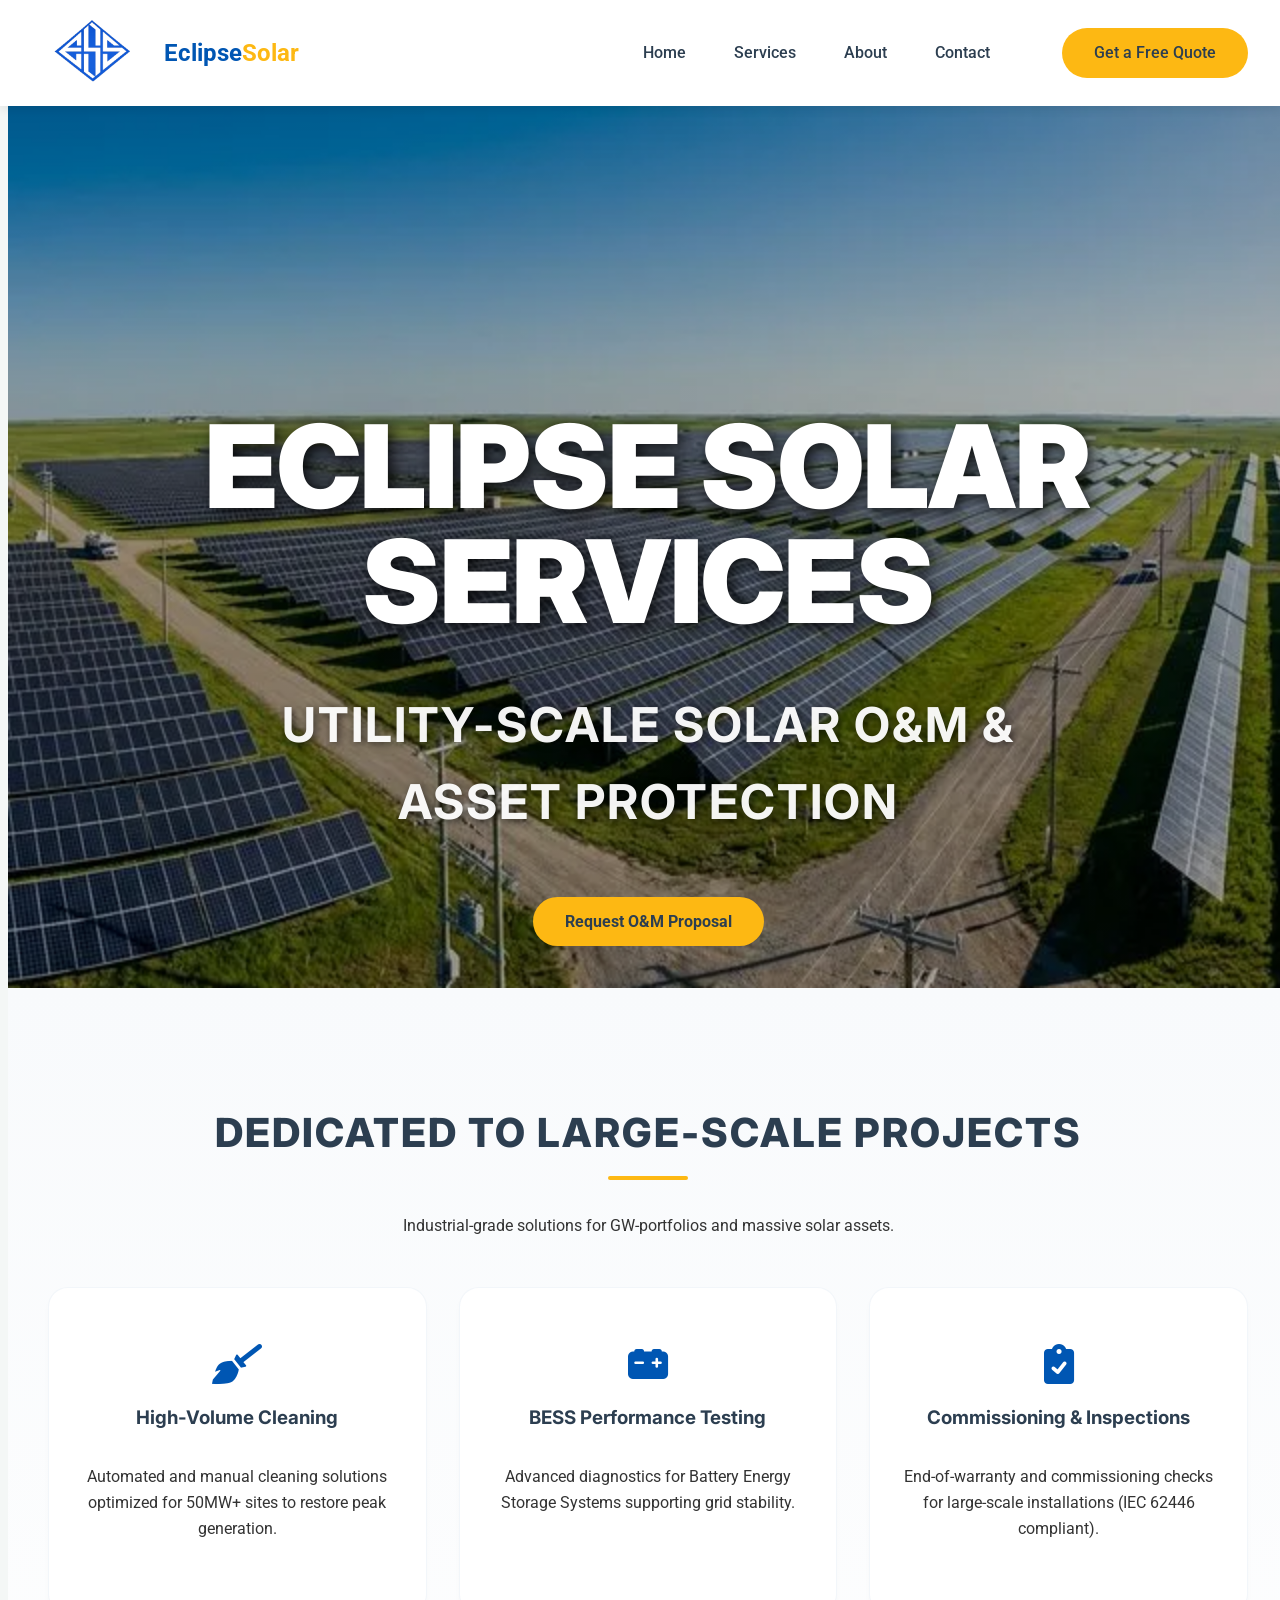
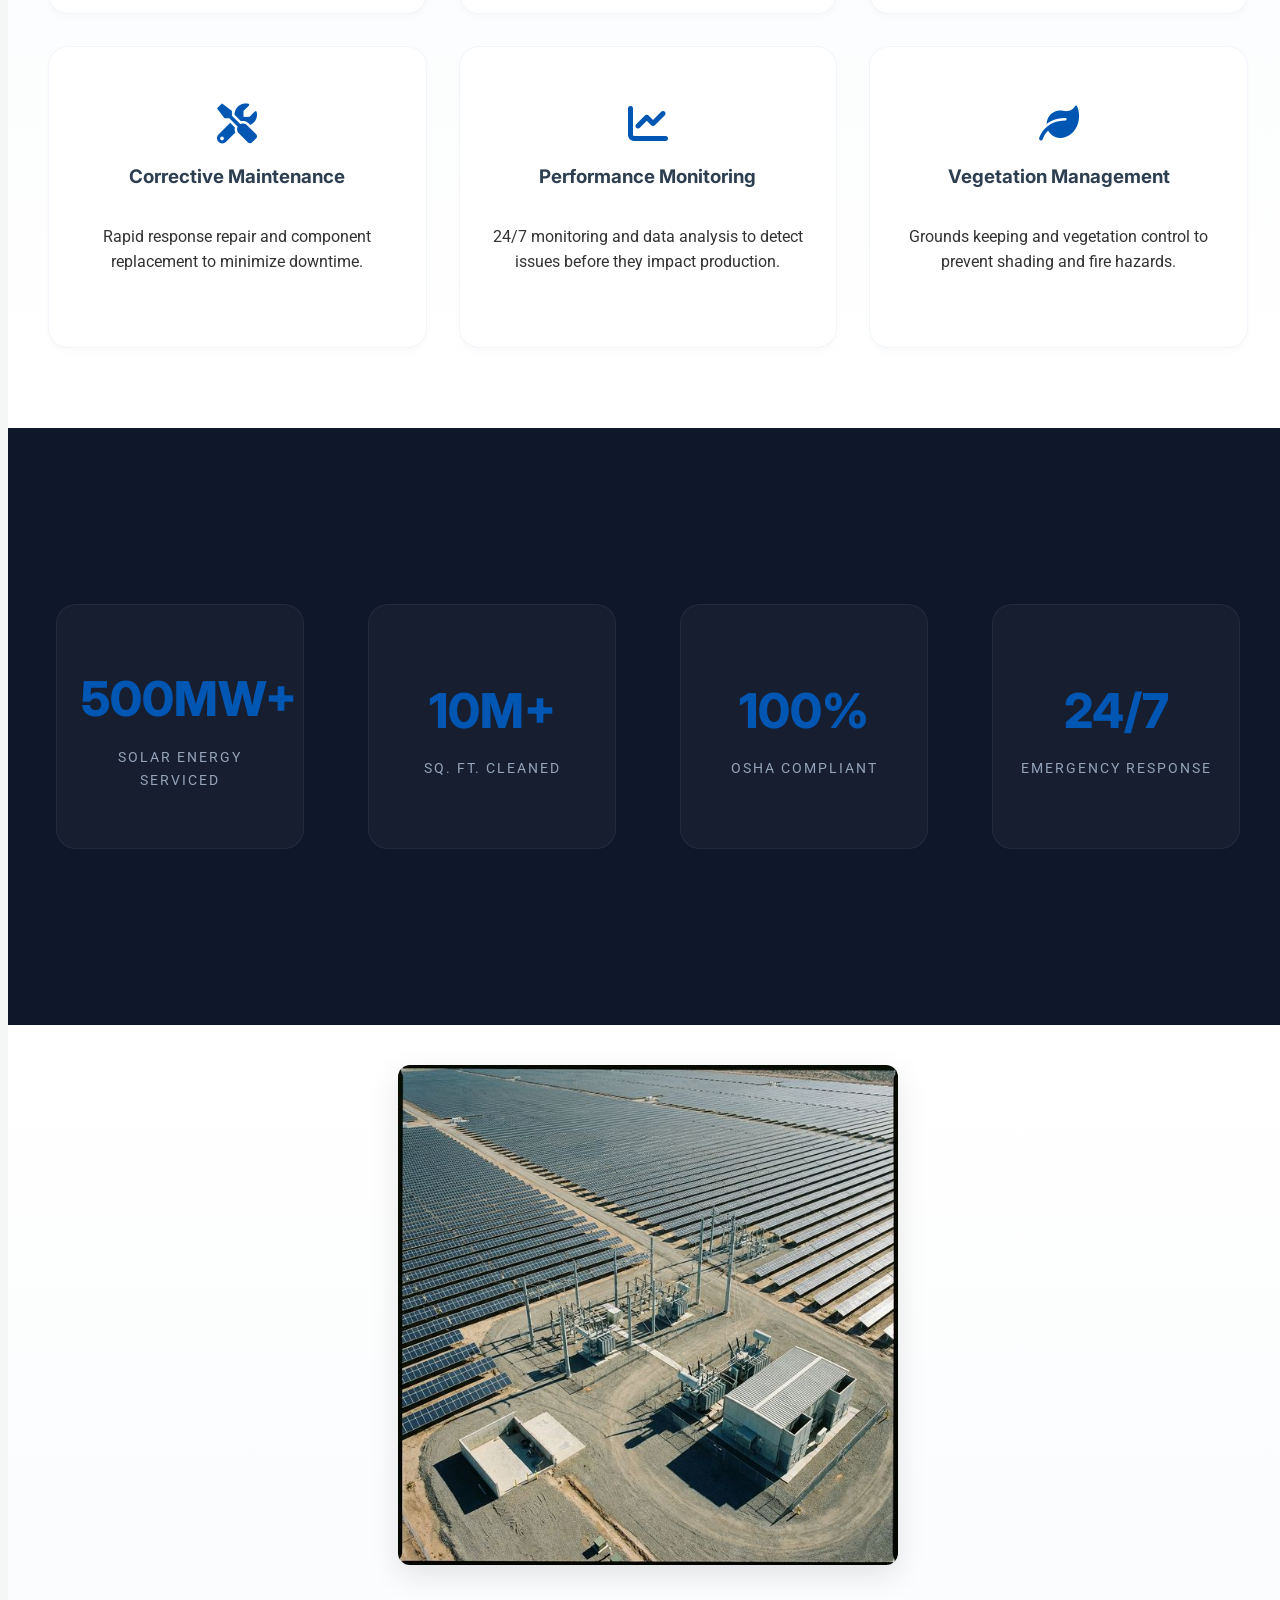
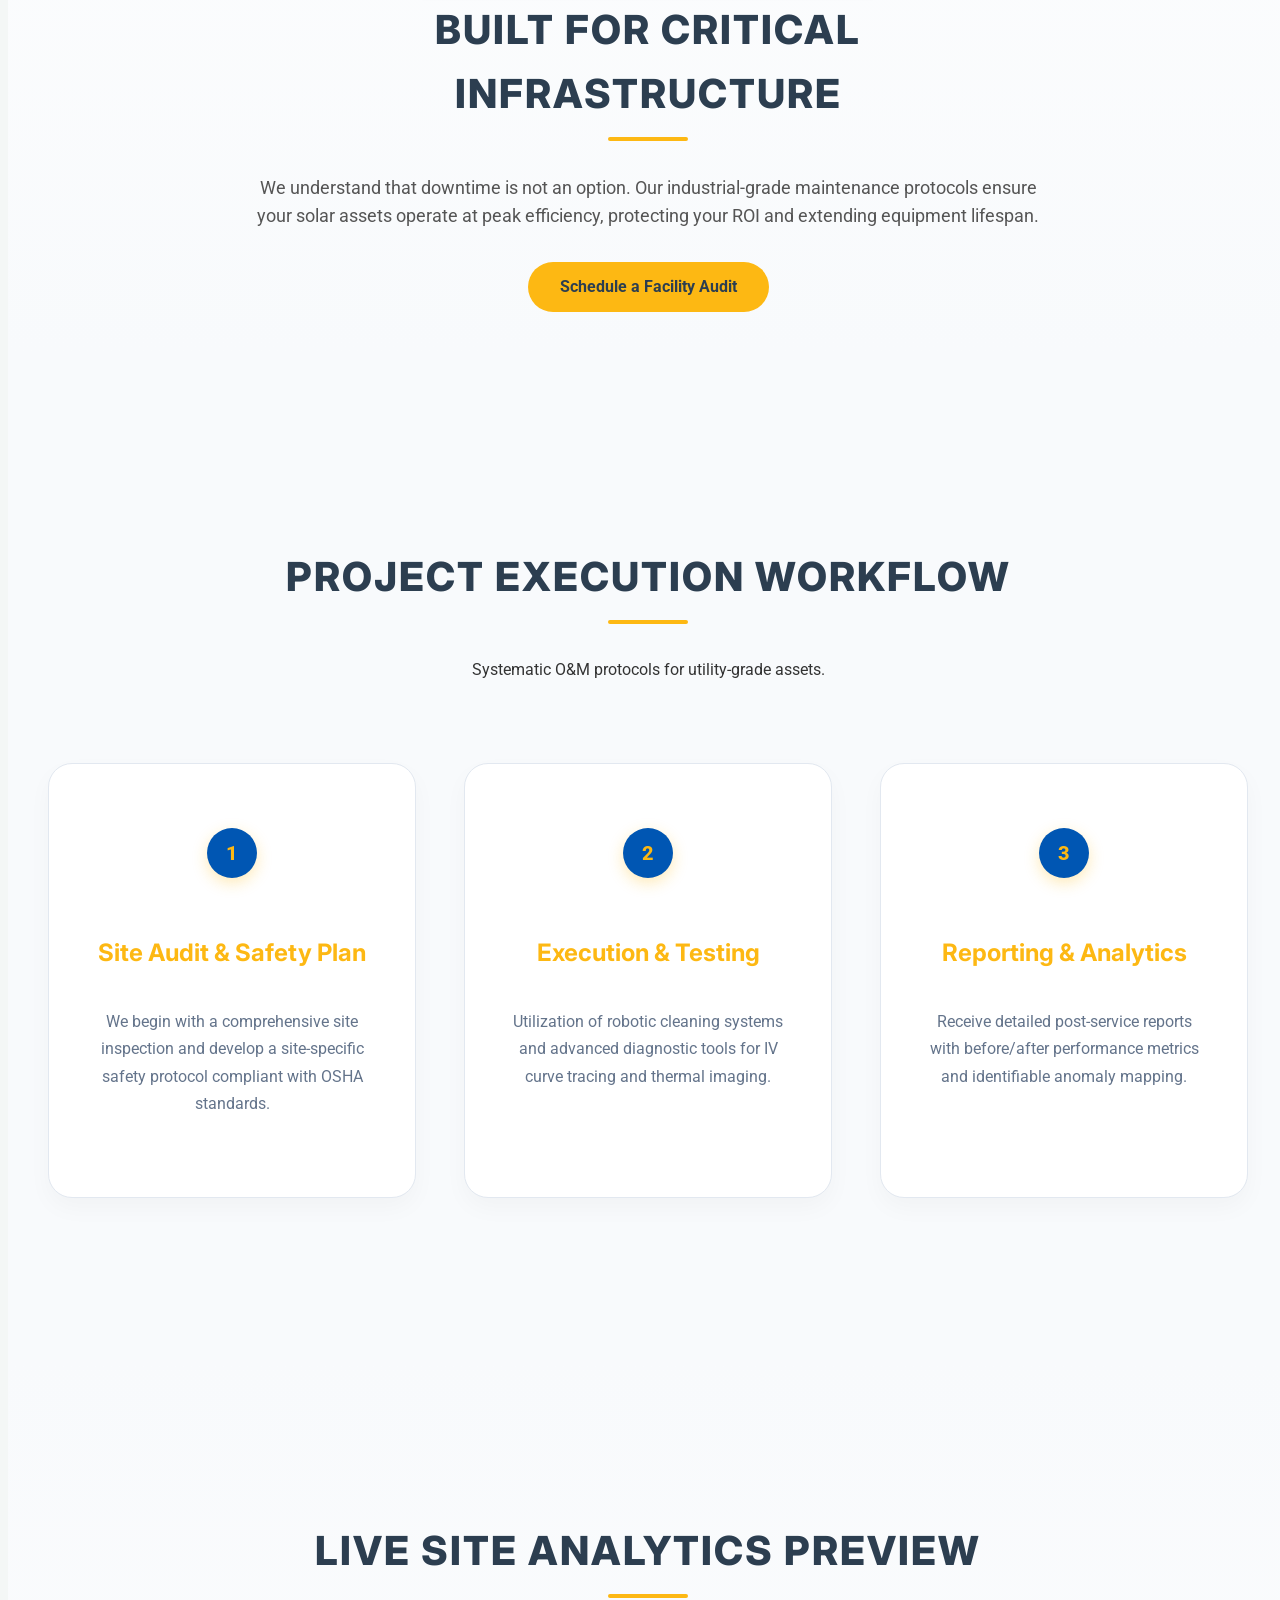
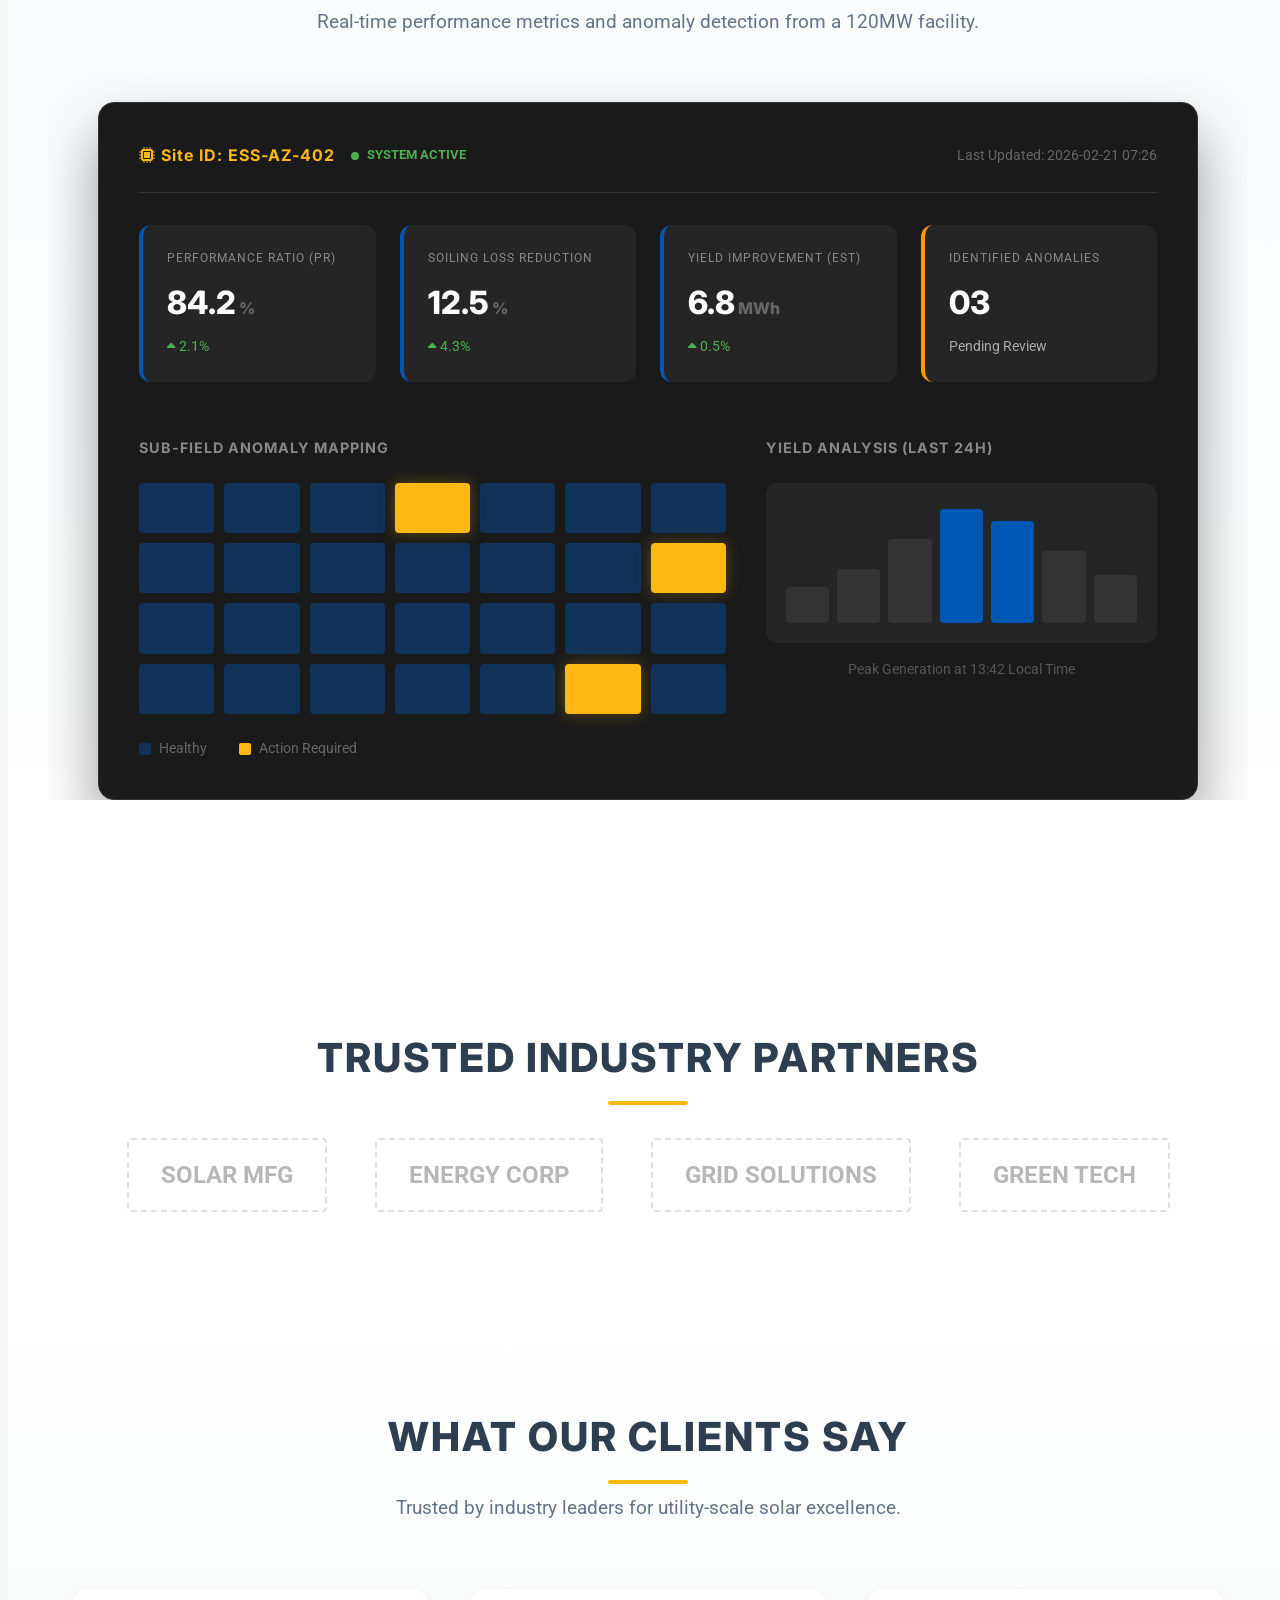
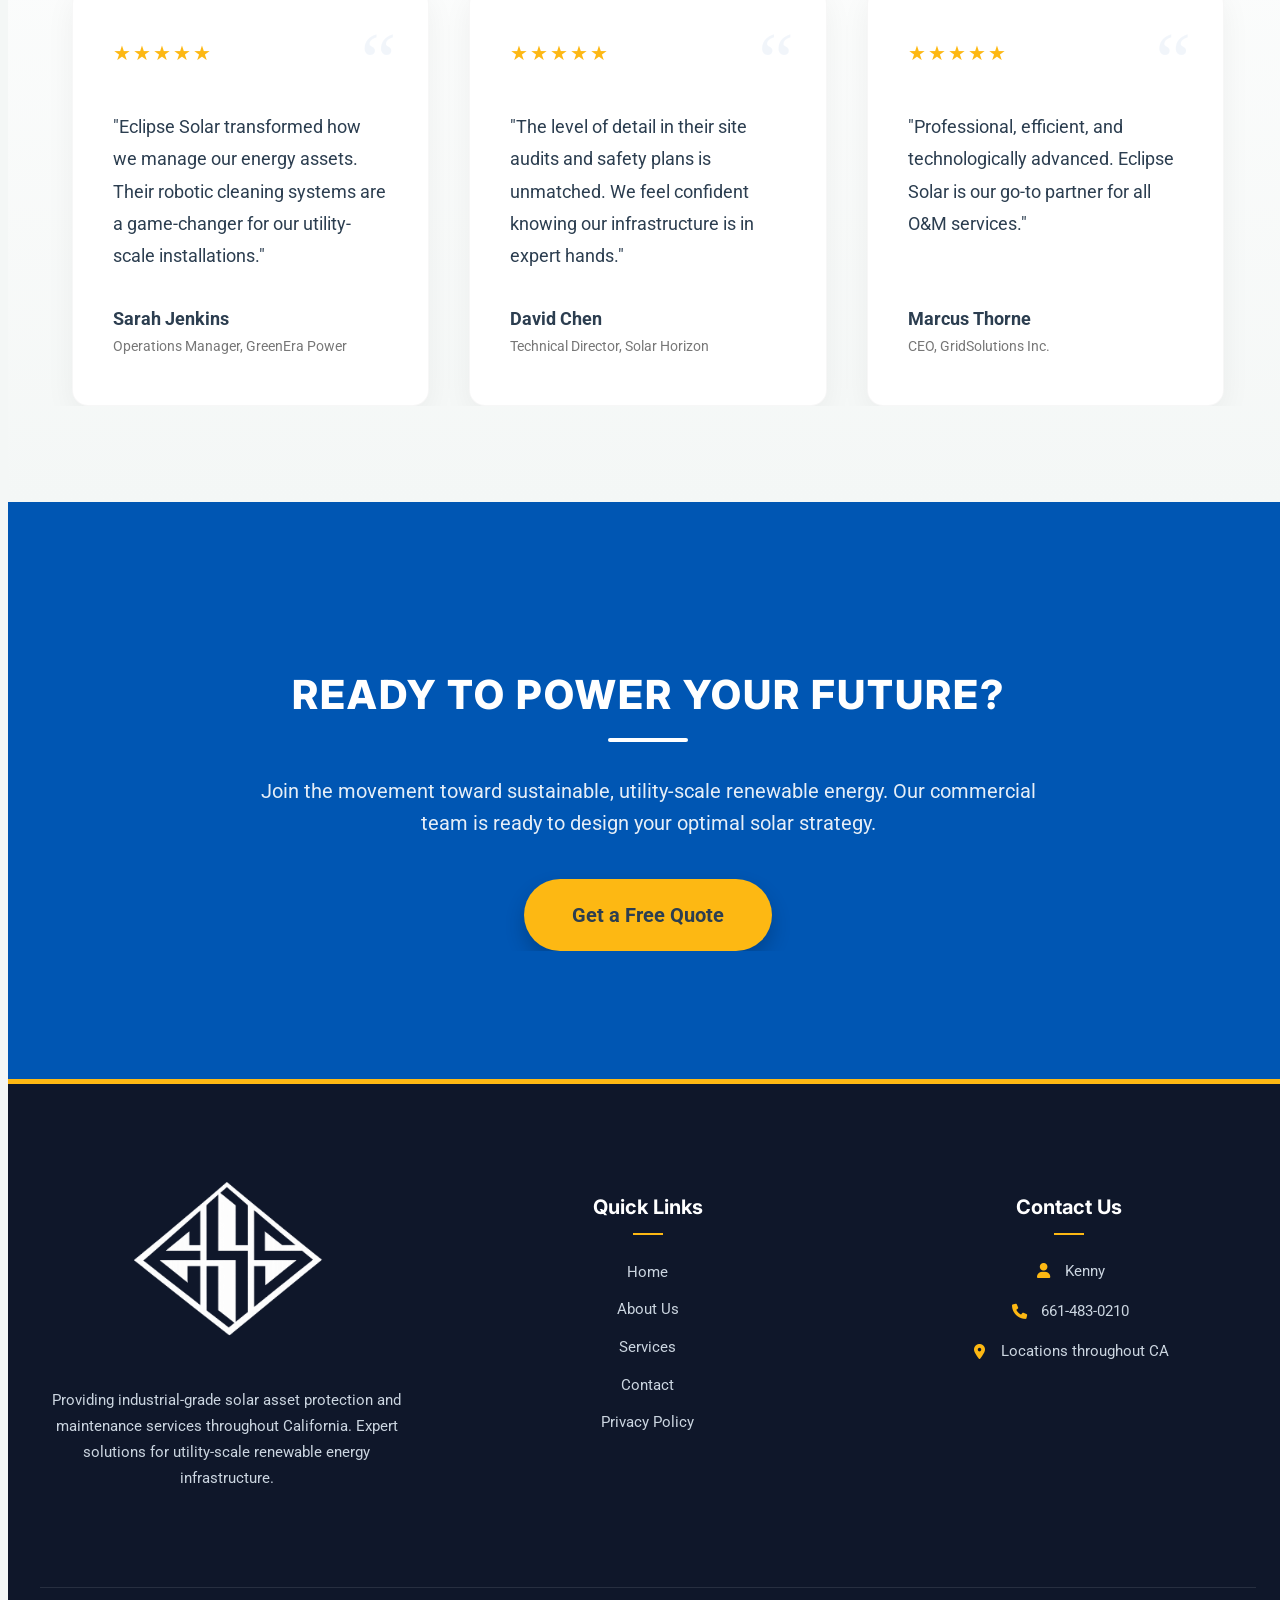
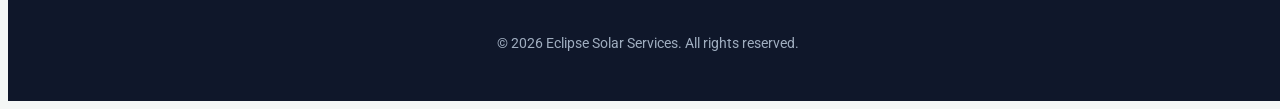
<file: index.html>
<!DOCTYPE html>
<html lang="en">

<head>
    <meta charset="UTF-8">
    <meta name="viewport" content="width=device-width, initial-scale=1.0">
    <title>Eclipse Solar Services | Power Your Future</title>
    <link rel="icon" type="image/x-icon" href="assets/img/favicon.ico">
    <meta name="description"
        content="Professional solar panel installation and renewable energy solutions. Save money and the planet with Eclipse Solar Services.">
    <!-- Google Fonts -->
    <link rel="preconnect" href="https://fonts.googleapis.com">
    <link rel="preconnect" href="https://fonts.gstatic.com" crossorigin>
    <link href="https://fonts.googleapis.com/css2?family=Inter:wght@400;700&family=Roboto:wght@400;500&display=swap"
        rel="stylesheet">
    <!-- Main CSS -->
    <link rel="stylesheet" href="assets/css/style.css">
    <!-- Font Awesome (for icons) -->
    <link rel="stylesheet" href="https://cdnjs.cloudflare.com/ajax/libs/font-awesome/6.0.0/css/all.min.css">
</head>

<body>

    <!-- Header -->
    <header>
        <nav>
            <a href="index.html" class="logo">
                <img src="assets/img/logo.webp" alt="Eclipse Solar Services Logo" class="logo-img">
                <span class="logo-text">Eclipse<span>Solar</span></span>
            </a>
            <ul class="nav-links">
                <li><a href="index.html">Home</a></li>
                <li><a href="services.html">Services</a></li>
                <li><a href="about.html">About</a></li>
                <li><a href="contact.html">Contact</a></li>
                    <li><a href="tel:661-483-0210" class="btn-cta header-cta">Get a Free Quote</a></li>
            </ul>
                
            <div class="menu-toggle" id="mobile-menu">
                <i class="fas fa-bars"></i>
            </div>
        </nav>
    </header>

    <!-- Hero Section -->
    <section id="home" class="hero">
        <div class="hero-content">
            <h1>Eclipse Solar Services</h1>
            <h3>Utility-Scale Solar O&M & Asset Protection</h3>
            <a href="tel:661-483-0210" class="btn-cta">Request O&M Proposal</a>
        </div>
    </section>

    <!-- Features Section -->
    <section id="services" class="features">
        <h2>Dedicated to Large-Scale Projects</h2>
        <p>Industrial-grade solutions for GW-portfolios and massive solar assets.</p>
        <div class="features-grid">
            <div class="feature-card">
                <i class="fas fa-broom feature-icon"></i>
                <h3>High-Volume Cleaning</h3>
                <p>Automated and manual cleaning solutions optimized for 50MW+ sites to restore peak generation.</p>
            </div>
            <div class="feature-card">
                <i class="fas fa-car-battery feature-icon"></i>
                <h3>BESS Performance Testing</h3>
                <p>Advanced diagnostics for Battery Energy Storage Systems supporting grid stability.</p>
            </div>
            <div class="feature-card">
                <i class="fas fa-clipboard-check feature-icon"></i>
                <h3>Commissioning & Inspections</h3>
                <p>End-of-warranty and commissioning checks for large-scale installations (IEC 62446 compliant).</p>
            </div>
            <div class="feature-card">
                <i class="fas fa-tools feature-icon"></i>
                <h3>Corrective Maintenance</h3>
                <p>Rapid response repair and component replacement to minimize downtime.</p>
            </div>
            <div class="feature-card">
                <i class="fas fa-chart-line feature-icon"></i>
                <h3>Performance Monitoring</h3>
                <p>24/7 monitoring and data analysis to detect issues before they impact production.</p>
            </div>
            <div class="feature-card">
                <i class="fas fa-leaf feature-icon"></i>
                <h3>Vegetation Management</h3>
                <p>Grounds keeping and vegetation control to prevent shading and fire hazards.</p>
            </div>
        </div>
    </section>

    <!-- Stats Bar -->
    <section class="stats-bar">
        <div class="stat-item">
            <span class="stat-number">500MW+</span>
            <span class="stat-label">Solar Energy Serviced</span>
        </div>
        <div class="stat-item">
            <span class="stat-number">10M+</span>
            <span class="stat-label">Sq. Ft. Cleaned</span>
        </div>
        <div class="stat-item">
            <span class="stat-number">100%</span>
            <span class="stat-label">OSHA Compliant</span>
        </div>
        <div class="stat-item">
            <span class="stat-number">24/7</span>
            <span class="stat-label">Emergency Response</span>
        </div>
    </section>

    <!-- Why Choose Us -->
    <section id="about" class="why-us">
        <div class="why-us-content">
            <div class="why-us-image">
                <img src="assets/img/industrial/infrastructure-why-us.png" alt="Industrial Solar Infrastructure">
            </div>
            <h2>Built for Critical Infrastructure</h2>
            <p>We understand that downtime is not an option. Our industrial-grade maintenance protocols ensure your
                solar assets operate at peak efficiency, protecting your ROI and extending equipment lifespan.</p>
            <a href="tel:661-483-0210" class="btn-cta">Schedule a Facility Audit</a>
        </div>
    </section>

    <!-- Process Section -->
    <section class="process">
        <h2>Project Execution Workflow</h2>
        <p>Systematic O&M protocols for utility-grade assets.</p>
        <div class="process-steps">
            <div class="step-card">
                <div class="step-number">1</div>
                <h3>Site Audit & Safety Plan</h3>
                <p>We begin with a comprehensive site inspection and develop a site-specific safety protocol compliant
                    with OSHA standards.</p>
            </div>
            <div class="step-card">
                <div class="step-number">2</div>
                <h3>Execution & Testing</h3>
                <p>Utilization of robotic cleaning systems and advanced diagnostic tools for IV curve tracing and
                    thermal imaging.</p>
            </div>
            <div class="step-card">
                <div class="step-number">3</div>
                <h3>Reporting & Analytics</h3>
                <p>Receive detailed post-service reports with before/after performance metrics and identifiable anomaly
                    mapping.</p>
            </div>
        </div>
    </section>

    <!-- Analytics Report Section -->
    <section class="report-section">
        <div class="container">
            <h2>Live Site Analytics Preview</h2>
            <p class="section-subtitle">Real-time performance metrics and anomaly detection from a 120MW facility.</p>

            <div class="report-dashboard">
                <div class="dashboard-header">
                    <div class="site-info">
                        <span class="site-name"><i class="fas fa-microchip"></i> Site ID: ESS-AZ-402</span>
                        <span class="site-status"><span class="status-pulse"></span> SYSTEM ACTIVE</span>
                    </div>
                    <div class="report-timestamp">Last Updated: <span id="current-timestamp">2026-02-21 07:26</span>
                    </div>
                </div>

                <div class="metrics-grid">
                    <div class="metric-card">
                        <span class="metric-label">Performance Ratio (PR)</span>
                        <div class="metric-value">84.2<span>%</span></div>
                        <div class="metric-trend up"><i class="fas fa-caret-up"></i> 2.1%</div>
                    </div>
                    <div class="metric-card">
                        <span class="metric-label">Soiling Loss Reduction</span>
                        <div class="metric-value">12.5<span>%</span></div>
                        <div class="metric-trend up"><i class="fas fa-caret-up"></i> 4.3%</div>
                    </div>
                    <div class="metric-card">
                        <span class="metric-label">Yield Improvement (Est)</span>
                        <div class="metric-value">6.8<span>MWh</span></div>
                        <div class="metric-trend up"><i class="fas fa-caret-up"></i> 0.5%</div>
                    </div>
                    <div class="metric-card warning">
                        <span class="metric-label">Identified Anomalies</span>
                        <div class="metric-value">03</div>
                        <div class="metric-trend status">Pending Review</div>
                    </div>
                </div>

                <div class="dashboard-body">
                    <div class="health-map-container">
                        <h3>Sub-Field Anomaly Mapping</h3>
                        <div class="health-map">
                            <!-- Array of panels representing a field -->
                            <div class="field-panel healthy"></div>
                            <div class="field-panel healthy"></div>
                            <div class="field-panel healthy"></div>
                            <div class="field-panel alert" data-tooltip="String A7: Hotspot Detected"></div>
                            <div class="field-panel healthy"></div>
                            <div class="field-panel healthy"></div>
                            <div class="field-panel healthy"></div>
                            <div class="field-panel healthy"></div>
                            <div class="field-panel healthy"></div>
                            <div class="field-panel healthy"></div>
                            <div class="field-panel healthy"></div>
                            <div class="field-panel healthy"></div>
                            <div class="field-panel healthy"></div>
                            <div class="field-panel alert" data-tooltip="Inverter #3: Low Efficiency"></div>
                            <div class="field-panel healthy"></div>
                            <div class="field-panel healthy"></div>
                            <div class="field-panel healthy"></div>
                            <div class="field-panel healthy"></div>
                            <div class="field-panel healthy"></div>
                            <div class="field-panel healthy"></div>
                            <div class="field-panel healthy"></div>
                            <div class="field-panel healthy"></div>
                            <div class="field-panel healthy"></div>
                            <div class="field-panel healthy"></div>
                            <div class="field-panel healthy"></div>
                            <div class="field-panel healthy"></div>
                            <div class="field-panel alert" data-tooltip="String C2: Potential Diode Failure"></div>
                            <div class="field-panel healthy"></div>
                        </div>
                        <div class="map-legend">
                            <span class="legend-item"><span class="box healthy"></span> Healthy</span>
                            <span class="legend-item"><span class="box alert"></span> Action Required</span>
                        </div>
                    </div>

                    <div class="generation-stats">
                        <h3>Yield Analysis (Last 24h)</h3>
                        <div class="stats-viz">
                            <div class="stat-bar" style="height: 30%"></div>
                            <div class="stat-bar" style="height: 45%"></div>
                            <div class="stat-bar" style="height: 70%"></div>
                            <div class="stat-bar highlight" style="height: 95%"></div>
                            <div class="stat-bar highlight" style="height: 85%"></div>
                            <div class="stat-bar" style="height: 60%"></div>
                            <div class="stat-bar" style="height: 40%"></div>
                        </div>
                        <p class="stats-info">Peak Generation at 13:42 Local Time</p>
                    </div>
                </div>
            </div>
        </div>
    </section>

    <!-- Partners Placeholder -->
    <section class="partners">
        <h2>Trusted Industry Partners</h2>
        <div class="partners-logos">
            <div class="partner-logo">SOLAR MFG</div>
            <div class="partner-logo">ENERGY CORP</div>
            <div class="partner-logo">GRID SOLUTIONS</div>
            <div class="partner-logo">GREEN TECH</div>
        </div>
    </section>

    <!-- Testimonials Section -->
    <section class="testimonials">
        <div class="container">
            <h2 class="section-title">What Our Clients Say</h2>
            <p class="section-subtitle">Trusted by industry leaders for utility-scale solar excellence.</p>
            <div class="testimonials-grid">
                <div class="testimonial-card">
                    <div class="stars">★★★★★</div>
                    <p class="quote">"Eclipse Solar transformed how we manage our energy assets. Their robotic cleaning
                        systems are a game-changer for our utility-scale installations."</p>
                    <div class="author">
                        <div class="author-info">
                            <span class="name">Sarah Jenkins</span>
                            <span class="title">Operations Manager, GreenEra Power</span>
                        </div>
                    </div>
                </div>
                <div class="testimonial-card">
                    <div class="stars">★★★★★</div>
                    <p class="quote">"The level of detail in their site audits and safety plans is unmatched. We feel
                        confident knowing our infrastructure is in expert hands."</p>
                    <div class="author">
                        <div class="author-info">
                            <span class="name">David Chen</span>
                            <span class="title">Technical Director, Solar Horizon</span>
                        </div>
                    </div>
                </div>
                <div class="testimonial-card">
                    <div class="stars">★★★★★</div>
                    <p class="quote">"Professional, efficient, and technologically advanced. Eclipse Solar is our go-to
                        partner for all O&M services."</p>
                    <div class="author">
                        <div class="author-info">
                            <span class="name">Marcus Thorne</span>
                            <span class="title">CEO, GridSolutions Inc.</span>
                        </div>
                    </div>
                </div>
            </div>
        </div>
    </section>
    <!-- CTA Section -->
    <section class="cta-section">
        <div class="container">
            <h2>Ready to Power Your Future?</h2>
            <p>Join the movement toward sustainable, utility-scale renewable energy. Our commercial team is ready to
                design your optimal solar strategy.</p>
            <a href="tel:661-483-0210" class="btn-cta">Get a Free Quote</a>
        </div>
    </section>

    <!-- Footer -->
    <footer id="contact">
        <div class="footer-container">
            <div class="footer-column footer-about">
                <div class="footer-logo">
                    <img src="assets/img/logo.webp" alt="Eclipse Solar Services Logo" class="logo-img">
                </div>
                <p>Providing industrial-grade solar asset protection and maintenance services throughout California.
                    Expert solutions for utility-scale renewable energy infrastructure.</p>
            </div>
            <div class="footer-column footer-links">
                <h4>Quick Links</h4>
                <ul>
                    <li><a href="index.html">Home</a></li>
                    <li><a href="about.html">About Us</a></li>
                    <li><a href="services.html">Services</a></li>
                    <li><a href="contact.html">Contact</a></li>
                    <li><a href="privacy.html">Privacy Policy</a></li>
                </ul>
            </div>
            <div class="footer-column footer-contact">
                <h4>Contact Us</h4>
                <p><i class="fas fa-user"></i> Kenny</p>
                <p><i class="fas fa-phone"></i> <a href="tel:6614830210"
                        style="color: inherit; text-decoration: none;">661-483-0210</a></p>
                <p><i class="fas fa-map-marker-alt"></i> Locations throughout CA</p>
            </div>
        </div>
        <div class="footer-bottom">
            <p>&copy; 2026 Eclipse Solar Services. All rights reserved.</p>
        </div>
    </footer>

    <!-- Lead Capture Popup -->
    <div class="popup-overlay" id="lead-popup">
        <div class="promo-popup">
            <span class="popup-close" id="close-popup">&times;</span>
            <div class="popup-image-container">
                <img src="assets/img/popup-drone.png" alt="Industrial Drone Inspection" class="popup-drone-img">
            </div>
            <div class="popup-content-inner">
                <i class="fas fa-file-invoice-dollar popup-card-icon"></i>
                <h2>Request a Premium O&M Proposal</h2>
                <p>Maximize your asset's yield with utility-grade diagnostics and maintenance. Our specialists are ready
                    to
                    design your optimal solar strategy.</p>
                <a href="tel:661-483-0210" class="btn-cta">Call Kenny Direct</a>
            </div>
        </div>
    </div>

    <script src="assets/js/main.js"></script>
</body>

</html>
</file>
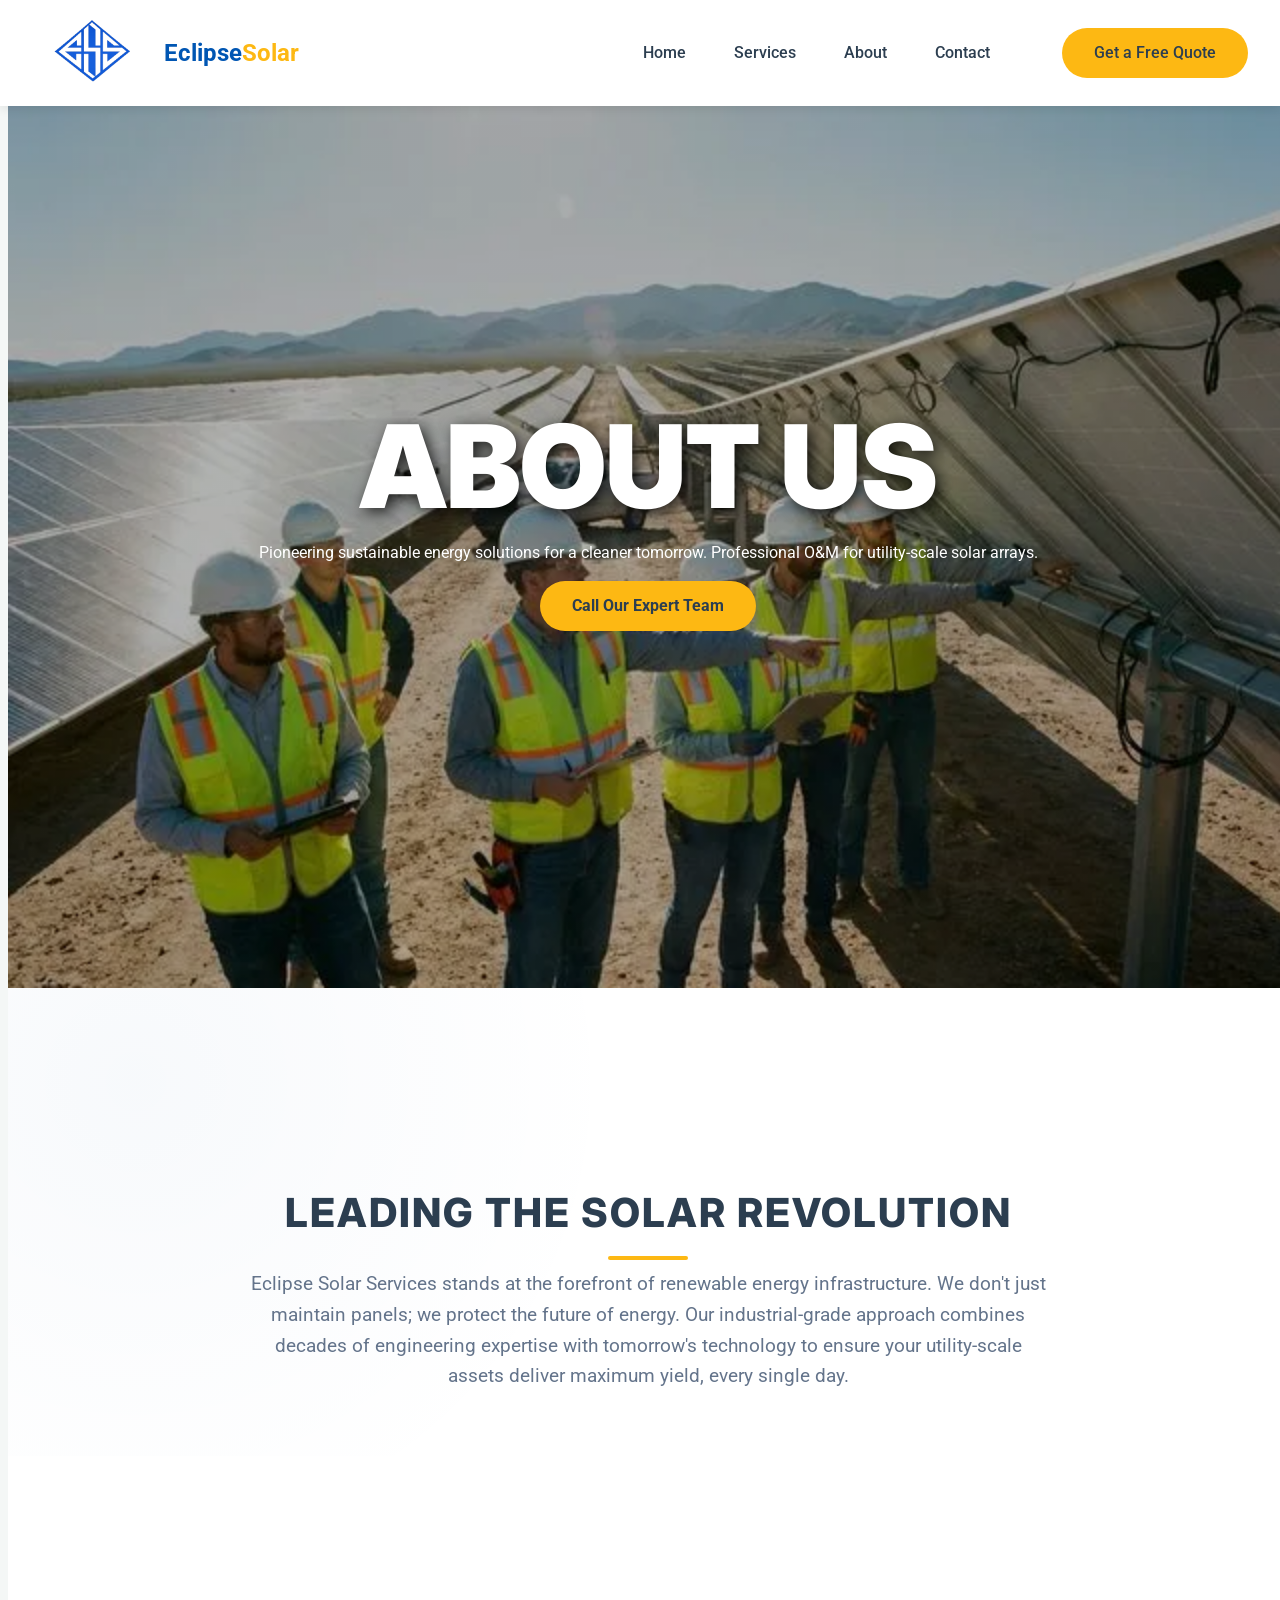
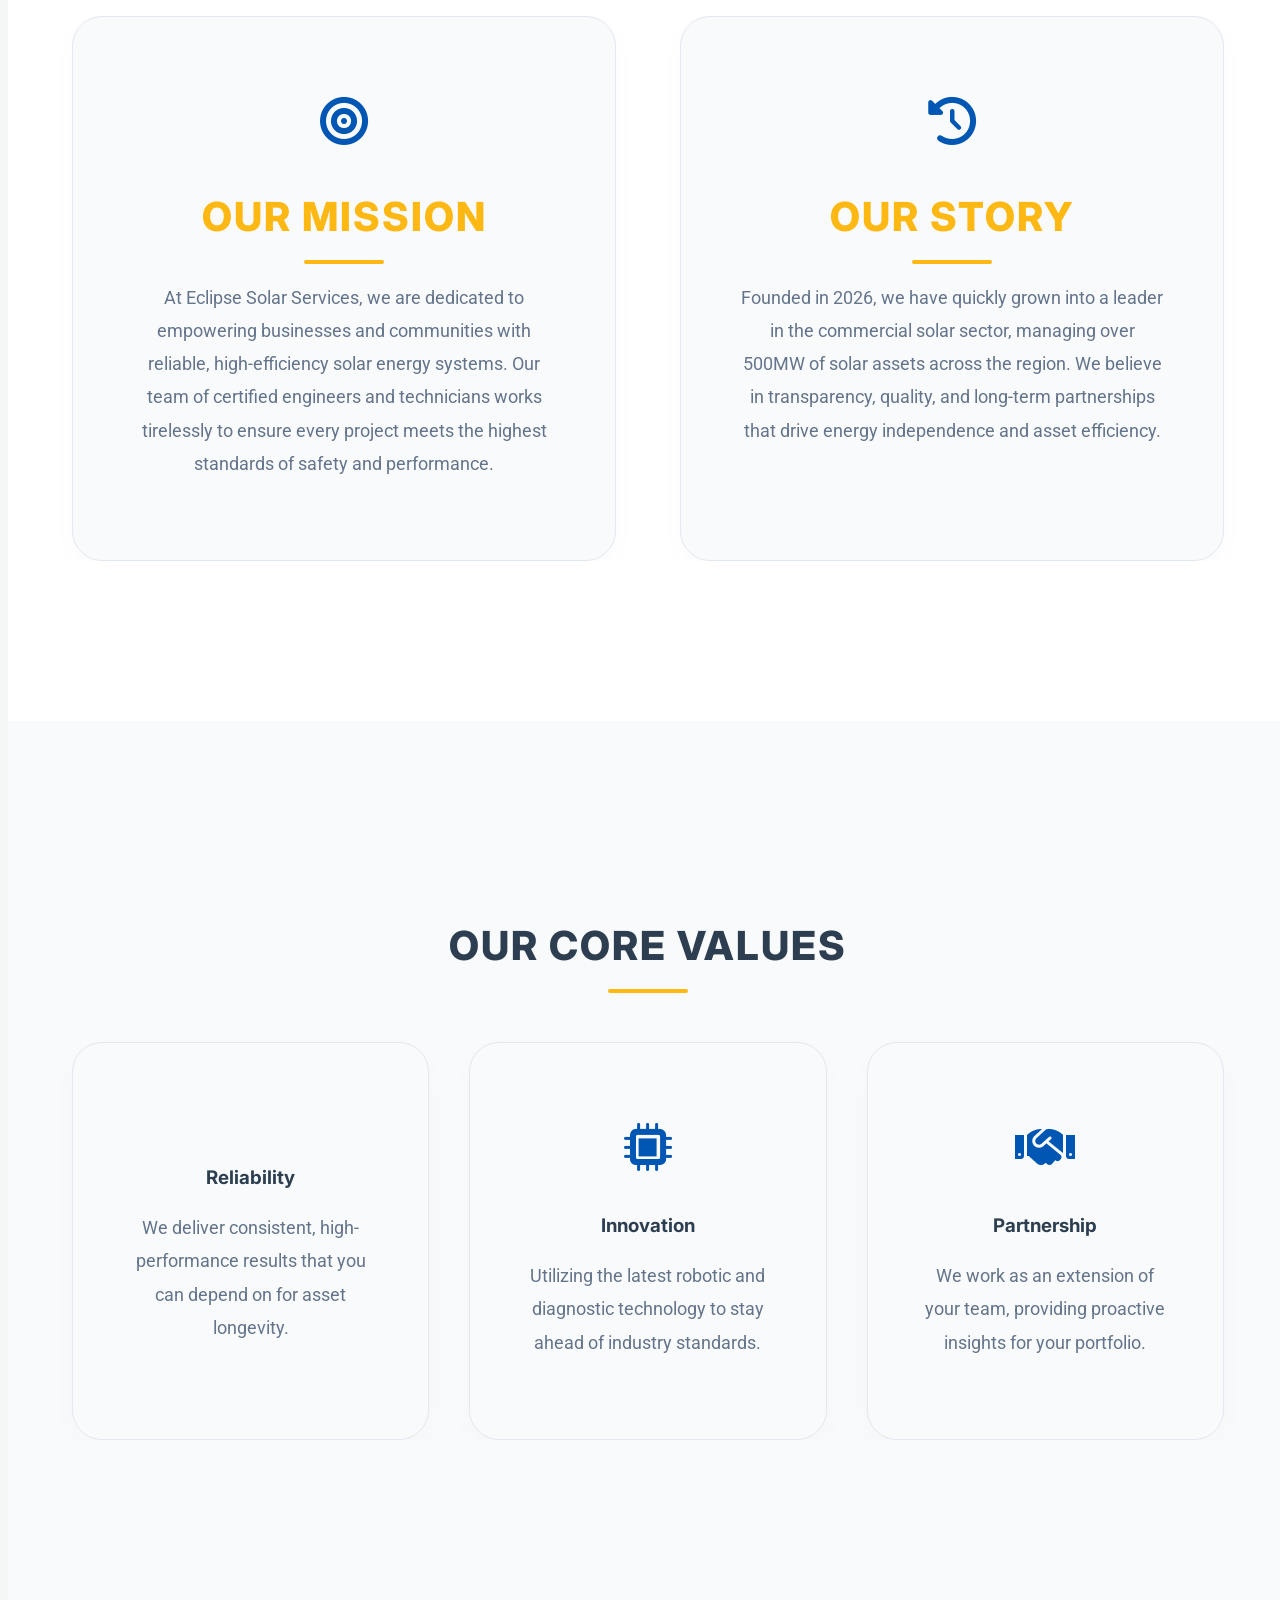
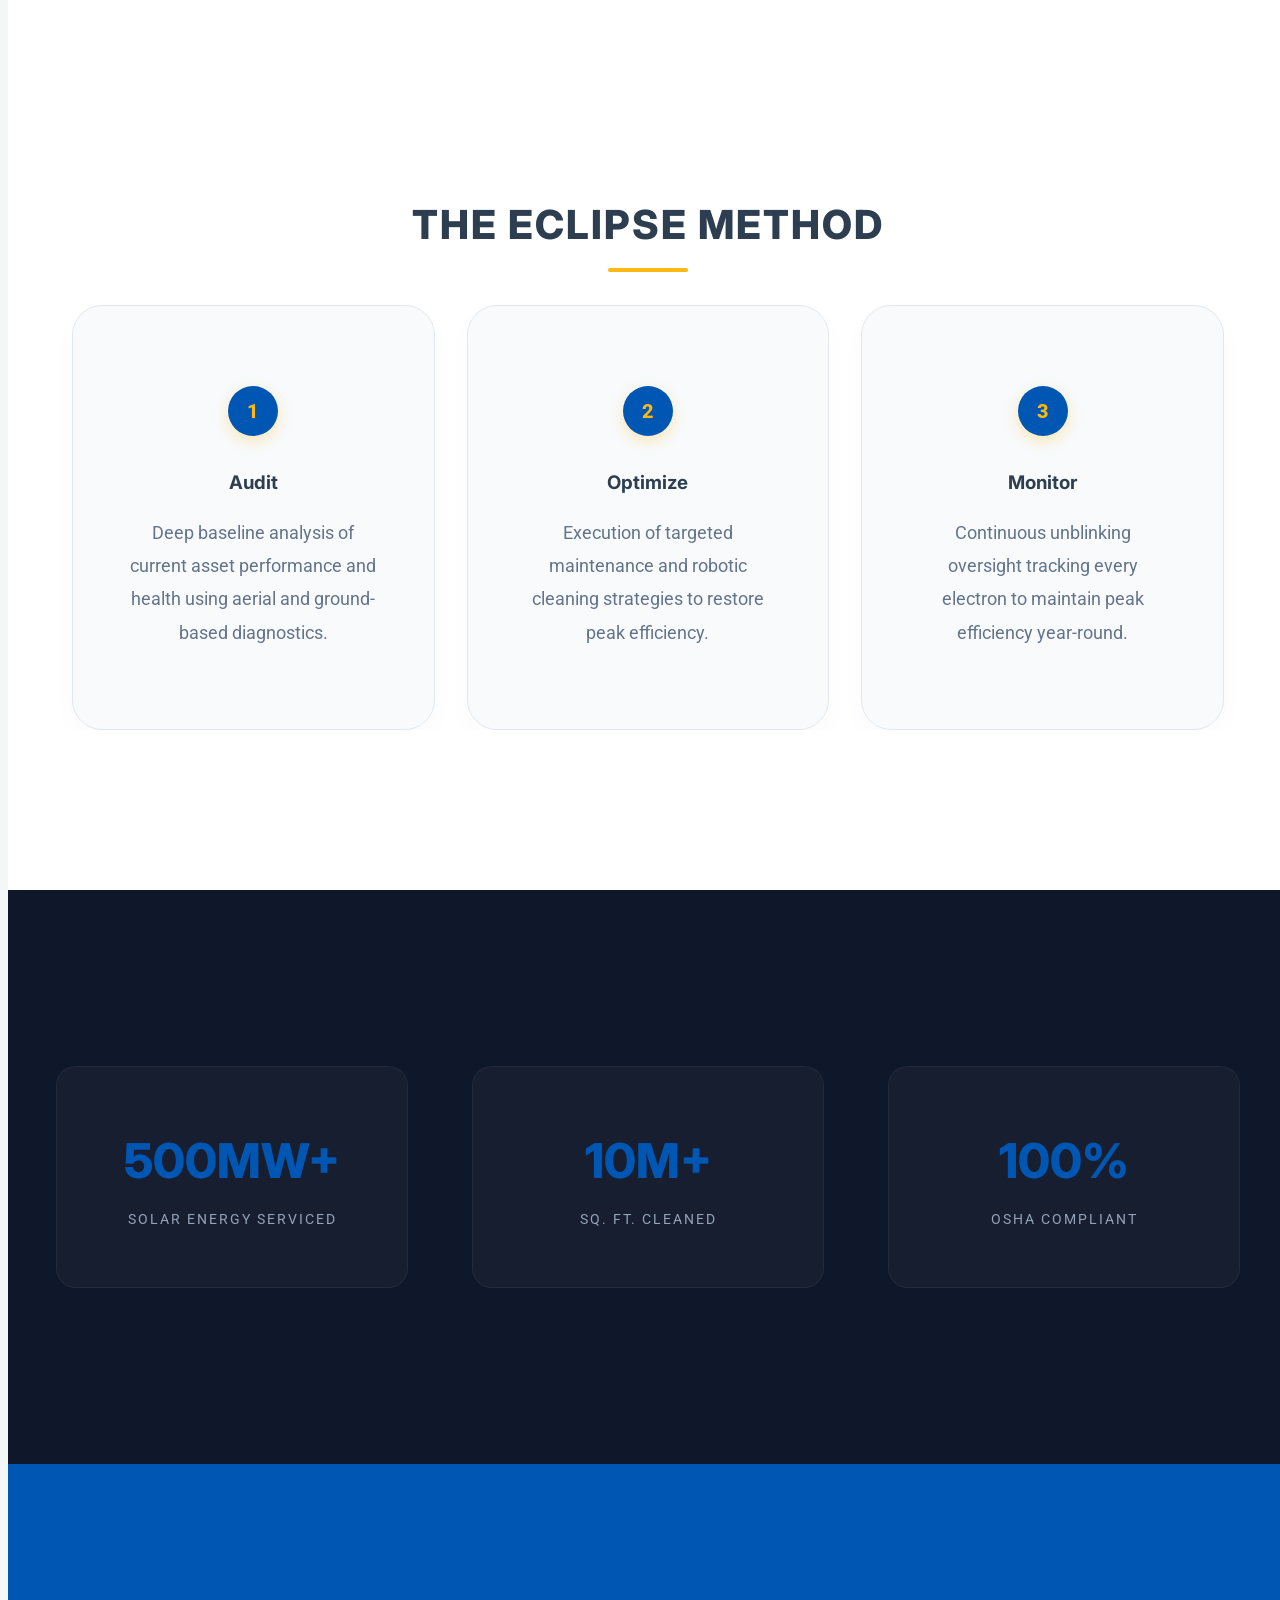
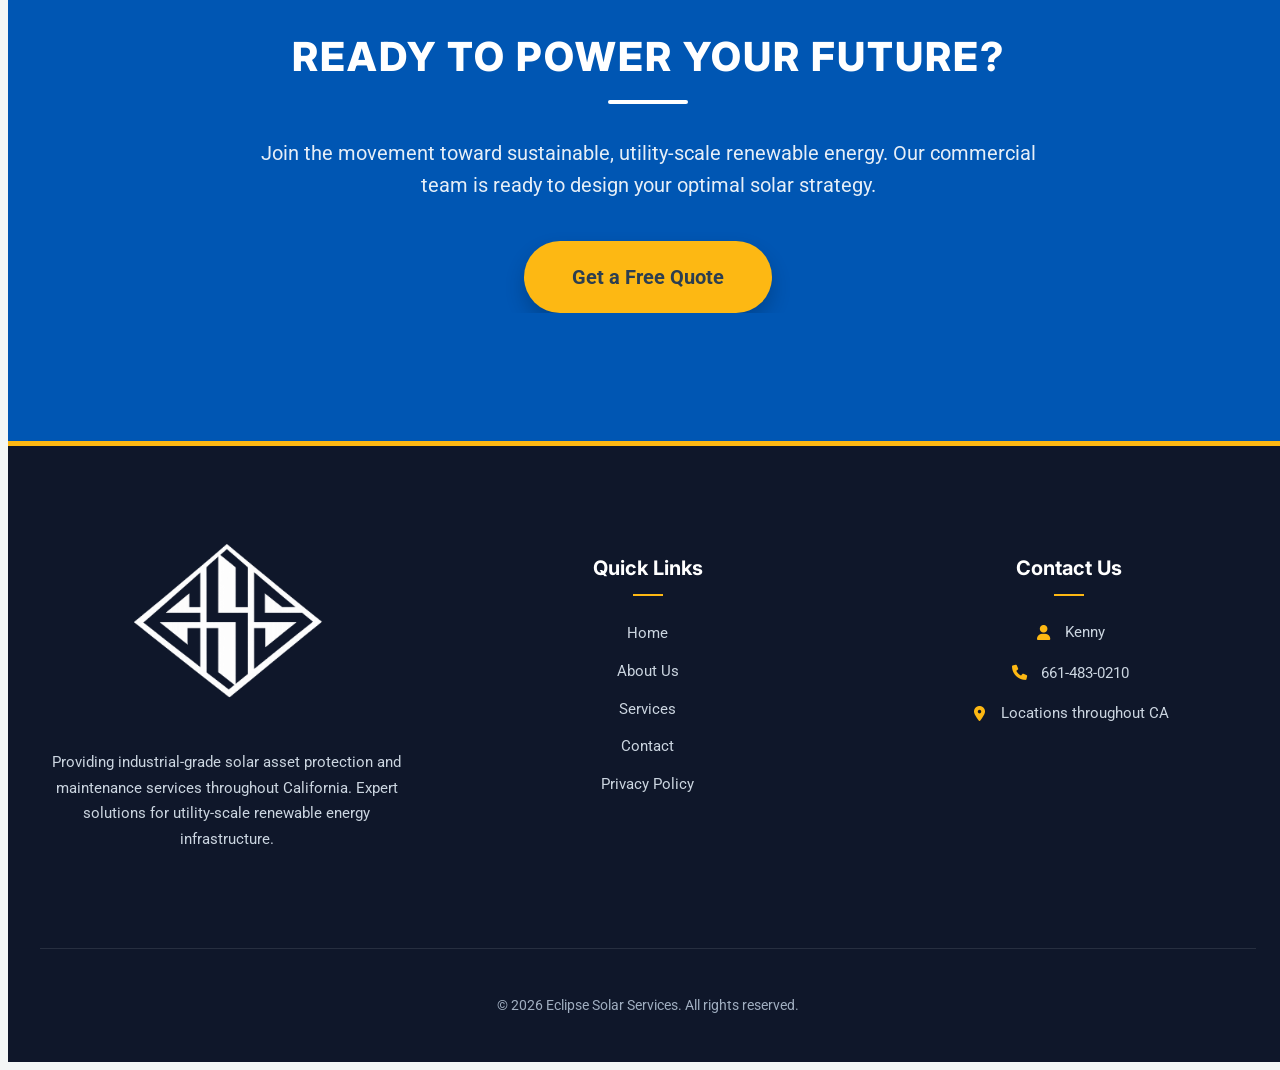
<file: about.html>
<!DOCTYPE html>
<html lang="en">

<head>
    <meta charset="UTF-8">
    <meta name="viewport" content="width=device-width, initial-scale=1.0">
    <title>Eclipse Solar Services | Power Your Future</title>
    <link rel="icon" type="image/x-icon" href="assets/img/favicon.ico">
    <meta name="description"
        content="Professional solar panel installation and renewable energy solutions. Save money and the planet with Eclipse Solar Services.">
    <!-- Google Fonts -->
    <link rel="preconnect" href="https://fonts.googleapis.com">
    <link rel="preconnect" href="https://fonts.gstatic.com" crossorigin>
    <link href="https://fonts.googleapis.com/css2?family=Inter:wght@400;700&family=Roboto:wght@400;500&display=swap"
        rel="stylesheet">
    <!-- Main CSS -->
    <link rel="stylesheet" href="assets/css/style.css">
    <!-- Font Awesome (for icons) -->
    <link rel="stylesheet" href="https://cdnjs.cloudflare.com/ajax/libs/font-awesome/6.0.0/css/all.min.css">
</head>

<body>

    <!-- Header -->
    <header>
        <nav>
            <a href="index.html" class="logo">
                <img src="assets/img/logo.webp" alt="Eclipse Solar Services Logo" class="logo-img">
                <span class="logo-text">Eclipse<span>Solar</span></span>
            </a>
            <ul class="nav-links">
                <li><a href="index.html">Home</a></li>
                <li><a href="services.html">Services</a></li>
                <li><a href="about.html">About</a></li>
                <li><a href="contact.html">Contact</a></li>
                    <li><a href="tel:661-483-0210" class="btn-cta header-cta">Get a Free Quote</a></li>
            </ul>
                
            <div class="menu-toggle" id="mobile-menu">
                <i class="fas fa-bars"></i>
            </div>
        </nav>
    </header>

    <!-- Hero Section -->
    <section class="hero hero-about">
        <div class="hero-content">
            <h1>About Us</h1>
            <p>Pioneering sustainable energy solutions for a cleaner tomorrow. Professional O&M for utility-scale solar
                arrays.</p>
            <a href="tel:661-483-0210" class="btn-cta">Call Our Expert Team</a>
        </div>
    </section>

    <!-- Normal Intro Section -->
    <section class="info-section" style="background-color: var(--white); padding-bottom: 0;">
        <div class="container">
            <h2 class="text-center">Leading the Solar Revolution</h2>
            <p class="text-center">Eclipse Solar Services stands at the forefront of renewable energy infrastructure.
                We don't just maintain panels; we protect the future of energy. Our industrial-grade approach
                combines decades of engineering expertise with tomorrow's technology to ensure your
                utility-scale assets deliver maximum yield, every single day.</p>
        </div>
    </section>

    <!-- Mission & Story Section -->
    <section class="about-mission-section">
        <div class="container">
            <div class="about-grid">
                <div class="about-card">
                    <i class="fas fa-bullseye"></i>
                    <h2>Our Mission</h2>
                    <p>At Eclipse Solar Services, we are dedicated to empowering businesses and communities with
                        reliable, high-efficiency solar energy systems. Our team of certified engineers and technicians
                        works tirelessly to ensure every project meets the highest standards of safety and performance.
                    </p>
                </div>
                <div class="about-card">
                    <i class="fas fa-history"></i>
                    <h2>Our Story</h2>
                    <p>Founded in 2026, we have quickly grown into a leader in the commercial solar sector, managing
                        over 500MW of solar assets across the region. We believe in transparency, quality, and long-term
                        partnerships that drive energy independence and asset efficiency.</p>
                </div>
            </div>
        </div>
    </section>

    <!-- Core Values -->
    <section class="about-mission-section" style="background-color: #f8fafc;">
        <div class="container">
            <h2 class="text-center">Our Core Values</h2>
            <div class="service-benefits-grid">
                <div class="about-card">
                    <i class="fas fa-shield-halved"></i>
                    <h3>Reliability</h3>
                    <p>We deliver consistent, high-performance results that you can depend on for asset longevity.</p>
                </div>
                <div class="about-card">
                    <i class="fas fa-microchip"></i>
                    <h3>Innovation</h3>
                    <p>Utilizing the latest robotic and diagnostic technology to stay ahead of industry standards.</p>
                </div>
                <div class="about-card">
                    <i class="fas fa-handshake"></i>
                    <h3>Partnership</h3>
                    <p>We work as an extension of your team, providing proactive insights for your portfolio.</p>
                </div>
            </div>
        </div>
    </section>

    <!-- Our Process Section -->
    <section class="about-mission-section">
        <div class="container">
            <h2 class="text-center">The Eclipse Method</h2>
            <div class="features-grid">
                <div class="about-card">
                    <div class="step-number">1</div>
                    <h3>Audit</h3>
                    <p>Deep baseline analysis of current asset performance and health using aerial and ground-based
                        diagnostics.</p>
                </div>
                <div class="about-card">
                    <div class="step-number">2</div>
                    <h3>Optimize</h3>
                    <p>Execution of targeted maintenance and robotic cleaning strategies to restore peak efficiency.</p>
                </div>
                <div class="about-card">
                    <div class="step-number">3</div>
                    <h3>Monitor</h3>
                    <p>Continuous unblinking oversight tracking every electron to maintain peak efficiency year-round.
                    </p>
                </div>
            </div>
        </div>
    </section>

    <!-- Stats Bar -->
    <section class="stats-bar">
        <div class="stat-item">
            <span class="stat-number">500MW+</span>
            <span class="stat-label">Solar Energy Serviced</span>
        </div>
        <div class="stat-item">
            <span class="stat-number">10M+</span>
            <span class="stat-label">Sq. Ft. Cleaned</span>
        </div>
        <div class="stat-item">
            <span class="stat-number">100%</span>
            <span class="stat-label">OSHA Compliant</span>
        </div>
    </section>
    <!-- CTA Section -->
    <section class="cta-section">
        <div class="container">
            <h2>Ready to Power Your Future?</h2>
            <p>Join the movement toward sustainable, utility-scale renewable energy. Our commercial team is ready to
                design your optimal solar strategy.</p>
            <a href="tel:661-483-0210" class="btn-cta">Get a Free Quote</a>
        </div>
    </section>

    <!-- Footer -->
    <footer id="contact">
        <div class="footer-container">
            <div class="footer-column footer-about">
                <div class="footer-logo">
                    <img src="assets/img/logo.webp" alt="Eclipse Solar Services Logo" class="logo-img">
                </div>
                <p>Providing industrial-grade solar asset protection and maintenance services throughout California.
                    Expert solutions for utility-scale renewable energy infrastructure.</p>
            </div>
            <div class="footer-column footer-links">
                <h4>Quick Links</h4>
                <ul>
                    <li><a href="index.html">Home</a></li>
                    <li><a href="about.html">About Us</a></li>
                    <li><a href="services.html">Services</a></li>
                    <li><a href="contact.html">Contact</a></li>
                    <li><a href="privacy.html">Privacy Policy</a></li>
                </ul>
            </div>
            <div class="footer-column footer-contact">
                <h4>Contact Us</h4>
                <p><i class="fas fa-user"></i> Kenny</p>
                <p><i class="fas fa-phone"></i> <a href="tel:6614830210"
                        style="color: inherit; text-decoration: none;">661-483-0210</a></p>
                <p><i class="fas fa-map-marker-alt"></i> Locations throughout CA</p>
            </div>
        </div>
        <div class="footer-bottom">
            <p>&copy; 2026 Eclipse Solar Services. All rights reserved.</p>
        </div>
    </footer>

    <script src="assets/js/main.js"></script>
</body>

</html>
</file>
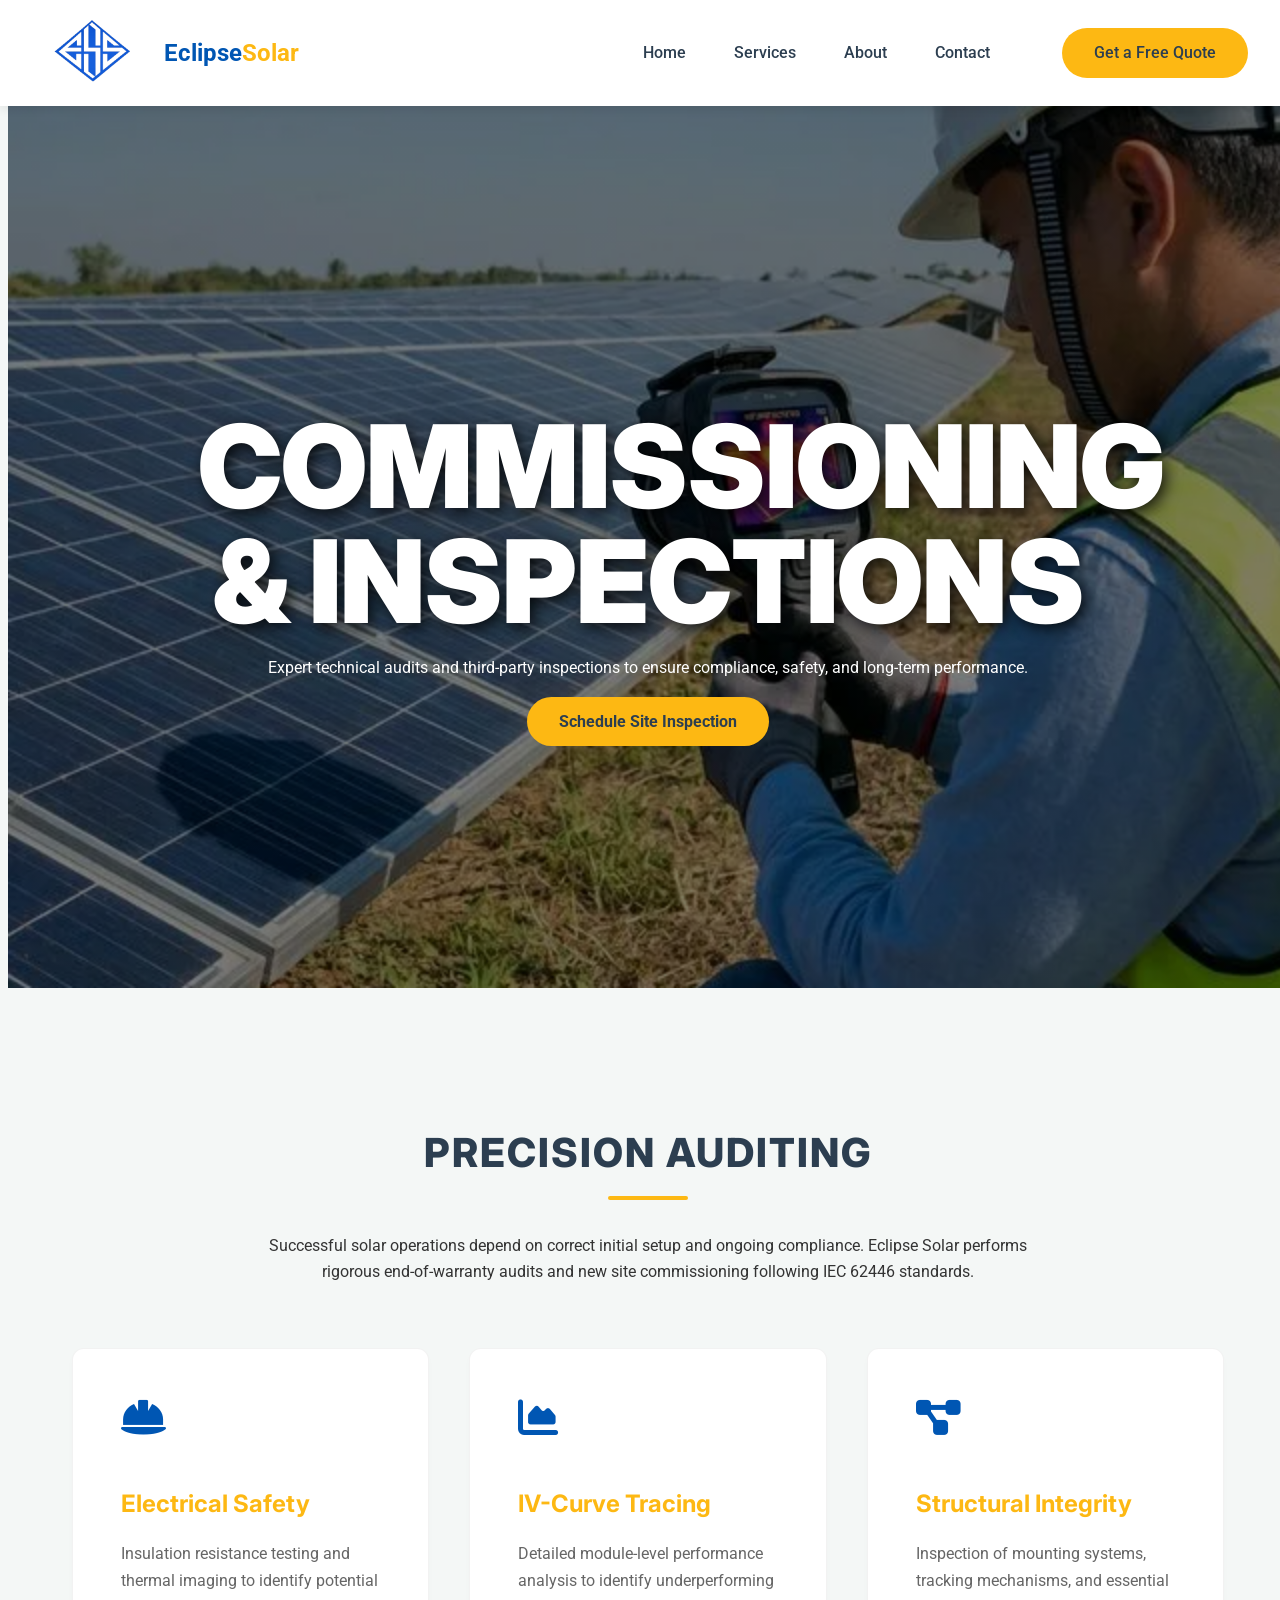
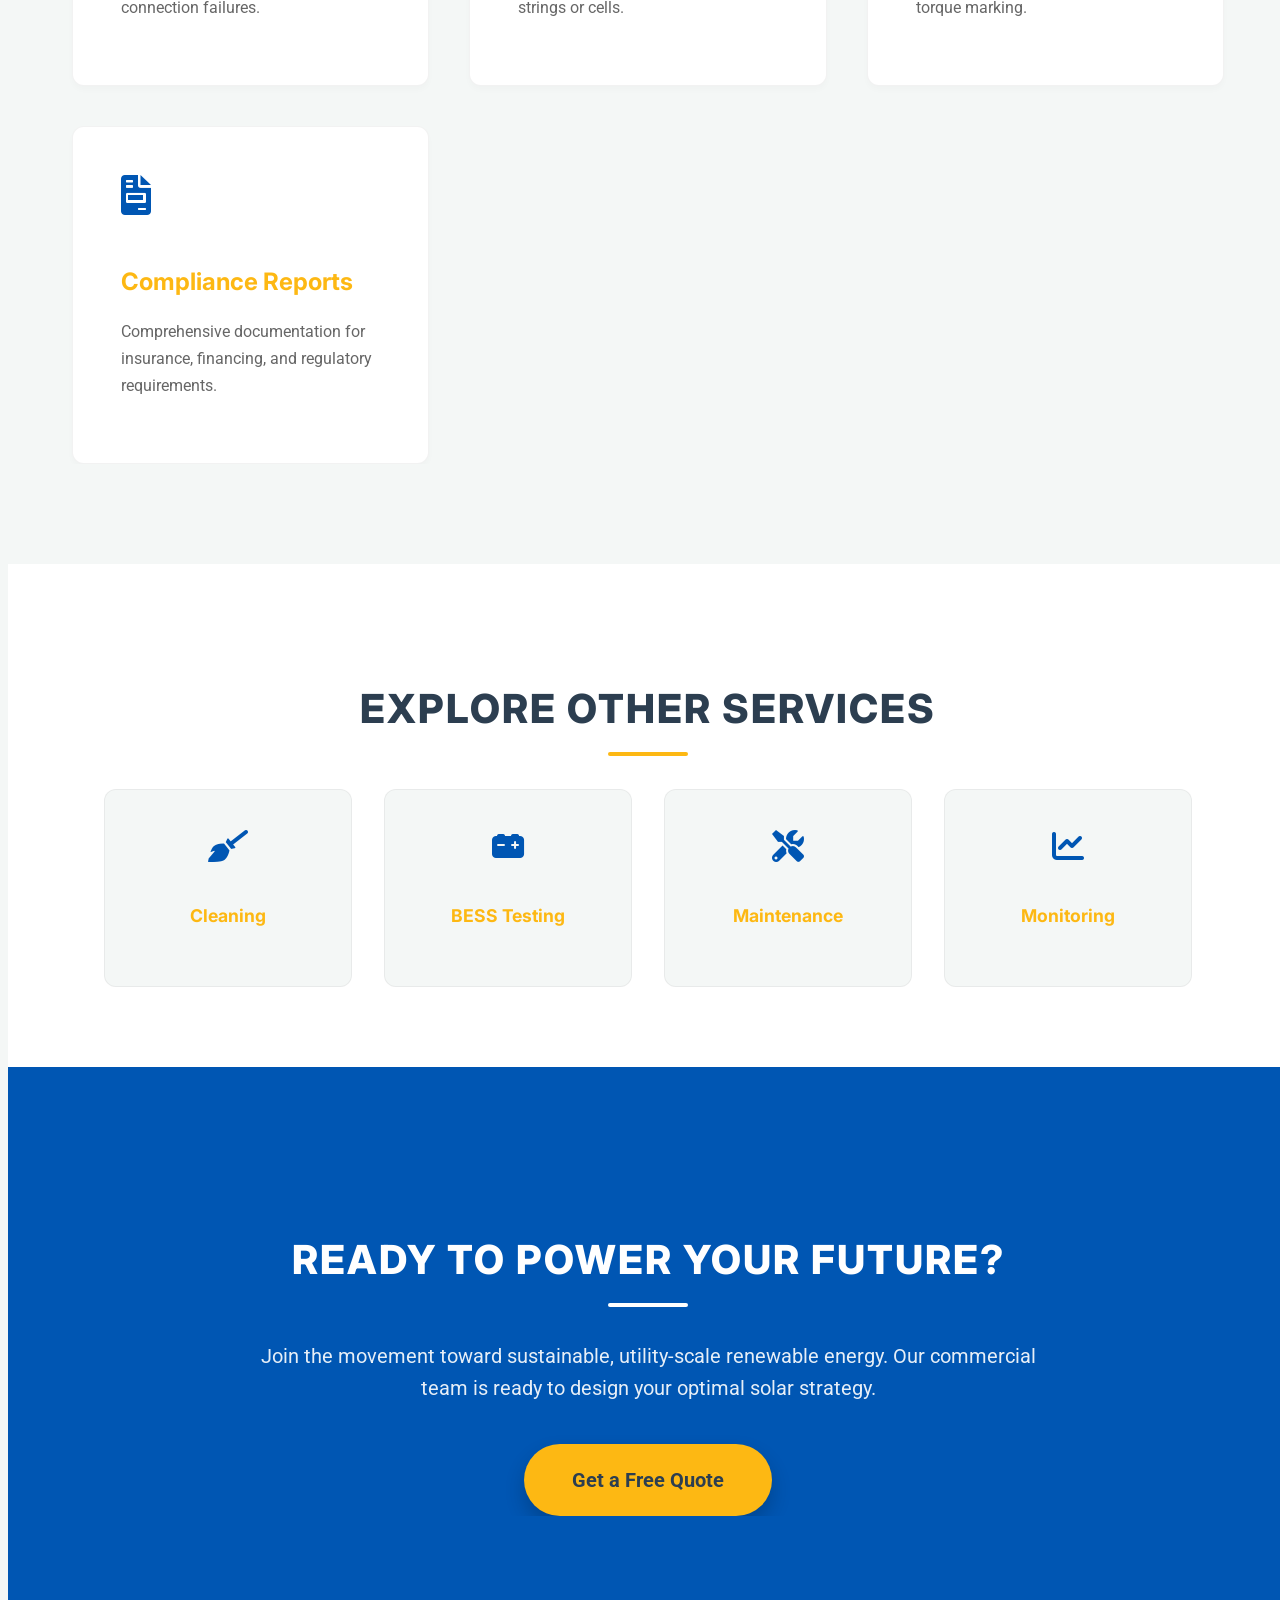
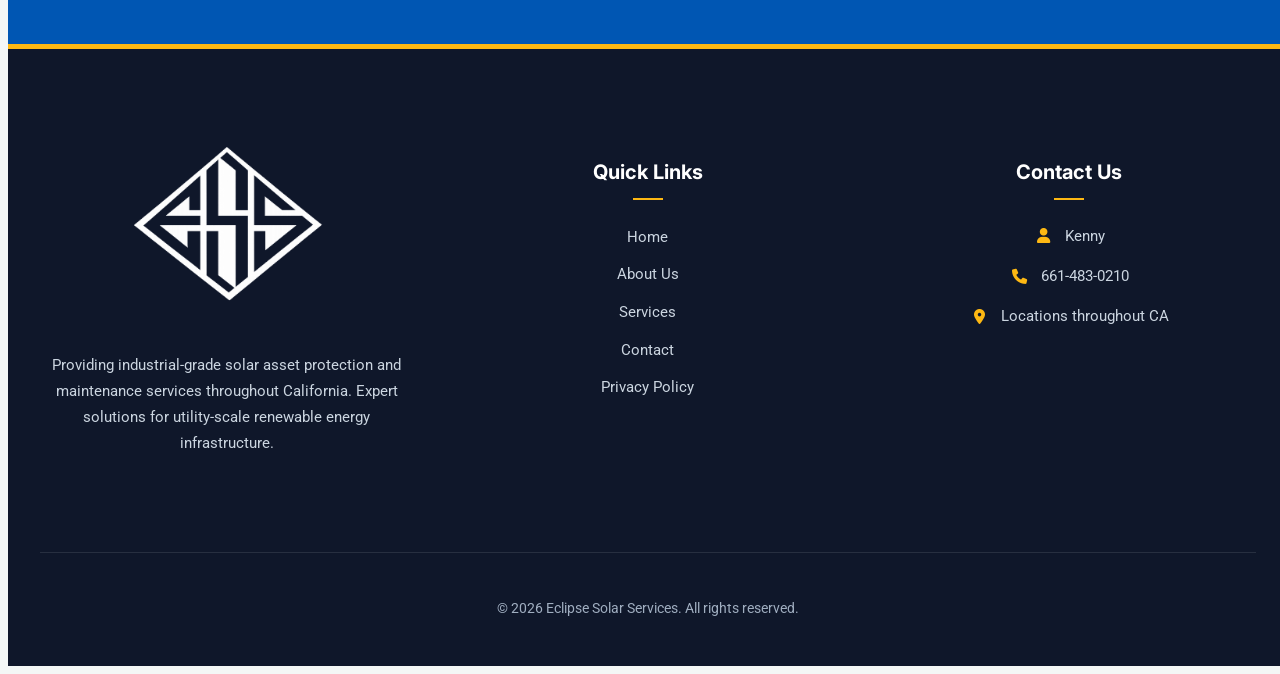
<file: audits.html>
<!DOCTYPE html>
<html lang="en">

<head>
    <meta charset="UTF-8">
    <meta name="viewport" content="width=device-width, initial-scale=1.0">
    <title>Commissioning & Inspections | Eclipse Solar Services</title>
    <link rel="icon" type="image/x-icon" href="assets/img/favicon.ico">
    <meta name="description"
        content="Technical site audits, commissioning, and IEC-compliant inspections for utility-scale solar installations.">
    <!-- Google Fonts -->
    <link rel="preconnect" href="https://fonts.googleapis.com">
    <link rel="preconnect" href="https://fonts.gstatic.com" crossorigin>
    <link href="https://fonts.googleapis.com/css2?family=Inter:wght@400;700&family=Roboto:wght@400;500&display=swap"
        rel="stylesheet">
    <!-- Main CSS -->
    <link rel="stylesheet" href="assets/css/style.css">
    <!-- Font Awesome (for icons) -->
    <link rel="stylesheet" href="https://cdnjs.cloudflare.com/ajax/libs/font-awesome/6.0.0/css/all.min.css">
</head>

<body>

    <!-- Header -->
    <header>
        <nav>
            <a href="index.html" class="logo">
                <img src="assets/img/logo.webp" alt="Eclipse Solar Services Logo" class="logo-img">
                <span class="logo-text">Eclipse<span>Solar</span></span>
            </a>
            <ul class="nav-links">
                <li><a href="index.html">Home</a></li>
                <li><a href="services.html">Services</a></li>
                <li><a href="about.html">About</a></li>
                <li><a href="contact.html">Contact</a></li>
                    <li><a href="tel:661-483-0210" class="btn-cta header-cta">Get a Free Quote</a></li>
            </ul>
                
            <div class="menu-toggle" id="mobile-menu">
                <i class="fas fa-bars"></i>
            </div>
        </nav>
    </header>

    <!-- Hero Section -->
    <section class="hero hero-audits">
        <div class="hero-content">
            <h1>Commissioning & Inspections</h1>
            <p>Expert technical audits and third-party inspections to ensure compliance, safety, and long-term
                performance.</p>
            <a href="tel:661-483-0210" class="btn-cta">Schedule Site Inspection</a>
        </div>
    </section>

    <!-- Content -->
    <section class="service-detail-section">
        <div class="container">
            <div style="text-align: center; max-width: 800px; margin: 0 auto;">
                <h2>Precision Auditing</h2>
                <p>Successful solar operations depend on correct initial setup and ongoing compliance. Eclipse Solar
                    performs rigorous end-of-warranty audits and new site commissioning following IEC 62446 standards.
                </p>
            </div>

            <div class="service-benefits-grid">
                <div class="benefit-card">
                    <i class="fas fa-hard-hat"></i>
                    <h3>Electrical Safety</h3>
                    <p>Insulation resistance testing and thermal imaging to identify potential connection failures.</p>
                </div>
                <div class="benefit-card">
                    <i class="fas fa-chart-area"></i>
                    <h3>IV-Curve Tracing</h3>
                    <p>Detailed module-level performance analysis to identify underperforming strings or cells.</p>
                </div>
                <div class="benefit-card">
                    <i class="fas fa-project-diagram"></i>
                    <h3>Structural Integrity</h3>
                    <p>Inspection of mounting systems, tracking mechanisms, and essential torque marking.</p>
                </div>
                <div class="benefit-card">
                    <i class="fas fa-file-invoice"></i>
                    <h3>Compliance Reports</h3>
                    <p>Comprehensive documentation for insurance, financing, and regulatory requirements.</p>
                </div>
            </div>
        </div>
    </section>

    <!-- Related Services -->
    <section class="related-services">
        <div class="container">
            <h2>Explore Other Services</h2>
            <div class="related-services-grid">
                <a href="cleaning.html" class="related-service-card">
                    <i class="fas fa-broom"></i>
                    <h4>Cleaning</h4>
                </a>
                <a href="bess.html" class="related-service-card">
                    <i class="fas fa-car-battery"></i>
                    <h4>BESS Testing</h4>
                </a>
                <a href="maintenance.html" class="related-service-card">
                    <i class="fas fa-tools"></i>
                    <h4>Maintenance</h4>
                </a>
                <a href="monitoring.html" class="related-service-card">
                    <i class="fas fa-chart-line"></i>
                    <h4>Monitoring</h4>
                </a>
            </div>
        </div>
    </section>

    <!-- CTA Section -->
    <section class="cta-section">
        <div class="container">
            <h2>Ready to Power Your Future?</h2>
            <p>Join the movement toward sustainable, utility-scale renewable energy. Our commercial team is ready to
                design your optimal solar strategy.</p>
            <a href="tel:661-483-0210" class="btn-cta">Get a Free Quote</a>
        </div>
    </section>

    <!-- Footer -->
    <footer id="contact">
        <div class="footer-container">
            <div class="footer-column footer-about">
                <div class="footer-logo">
                    <img src="assets/img/logo.webp" alt="Eclipse Solar Services Logo" class="logo-img">
                </div>
                <p>Providing industrial-grade solar asset protection and maintenance services throughout California.
                    Expert solutions for utility-scale renewable energy infrastructure.</p>
            </div>
            <div class="footer-column footer-links">
                <h4>Quick Links</h4>
                <ul>
                    <li><a href="index.html">Home</a></li>
                    <li><a href="about.html">About Us</a></li>
                    <li><a href="services.html">Services</a></li>
                    <li><a href="contact.html">Contact</a></li>
                    <li><a href="privacy.html">Privacy Policy</a></li>
                </ul>
            </div>
            <div class="footer-column footer-contact">
                <h4>Contact Us</h4>
                <p><i class="fas fa-user"></i> Kenny</p>
                <p><i class="fas fa-phone"></i> <a href="tel:6614830210"
                        style="color: inherit; text-decoration: none;">661-483-0210</a></p>
                <p><i class="fas fa-map-marker-alt"></i> Locations throughout CA</p>
            </div>
        </div>
        <div class="footer-bottom">
            <p>&copy; 2026 Eclipse Solar Services. All rights reserved.</p>
        </div>
    </footer>

    <script src="assets/js/main.js"></script>
</body>

</html>
</file>
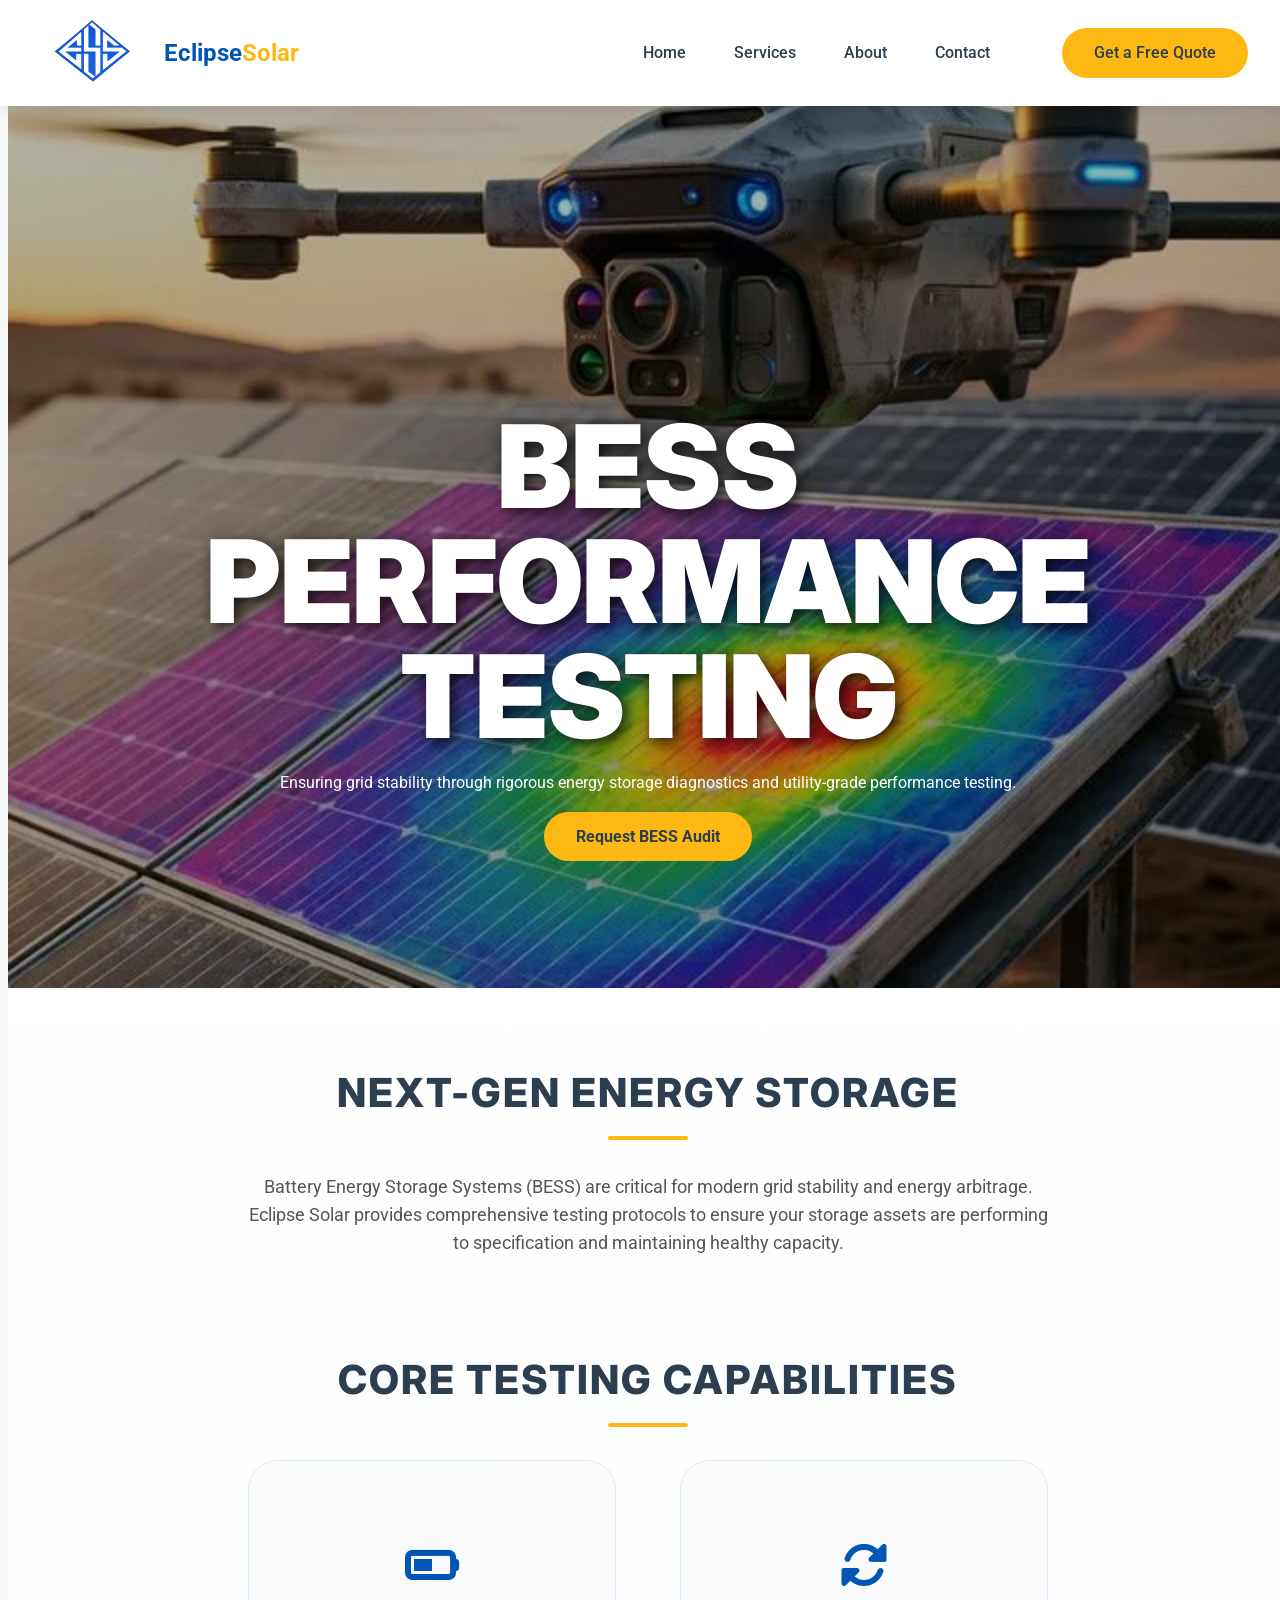
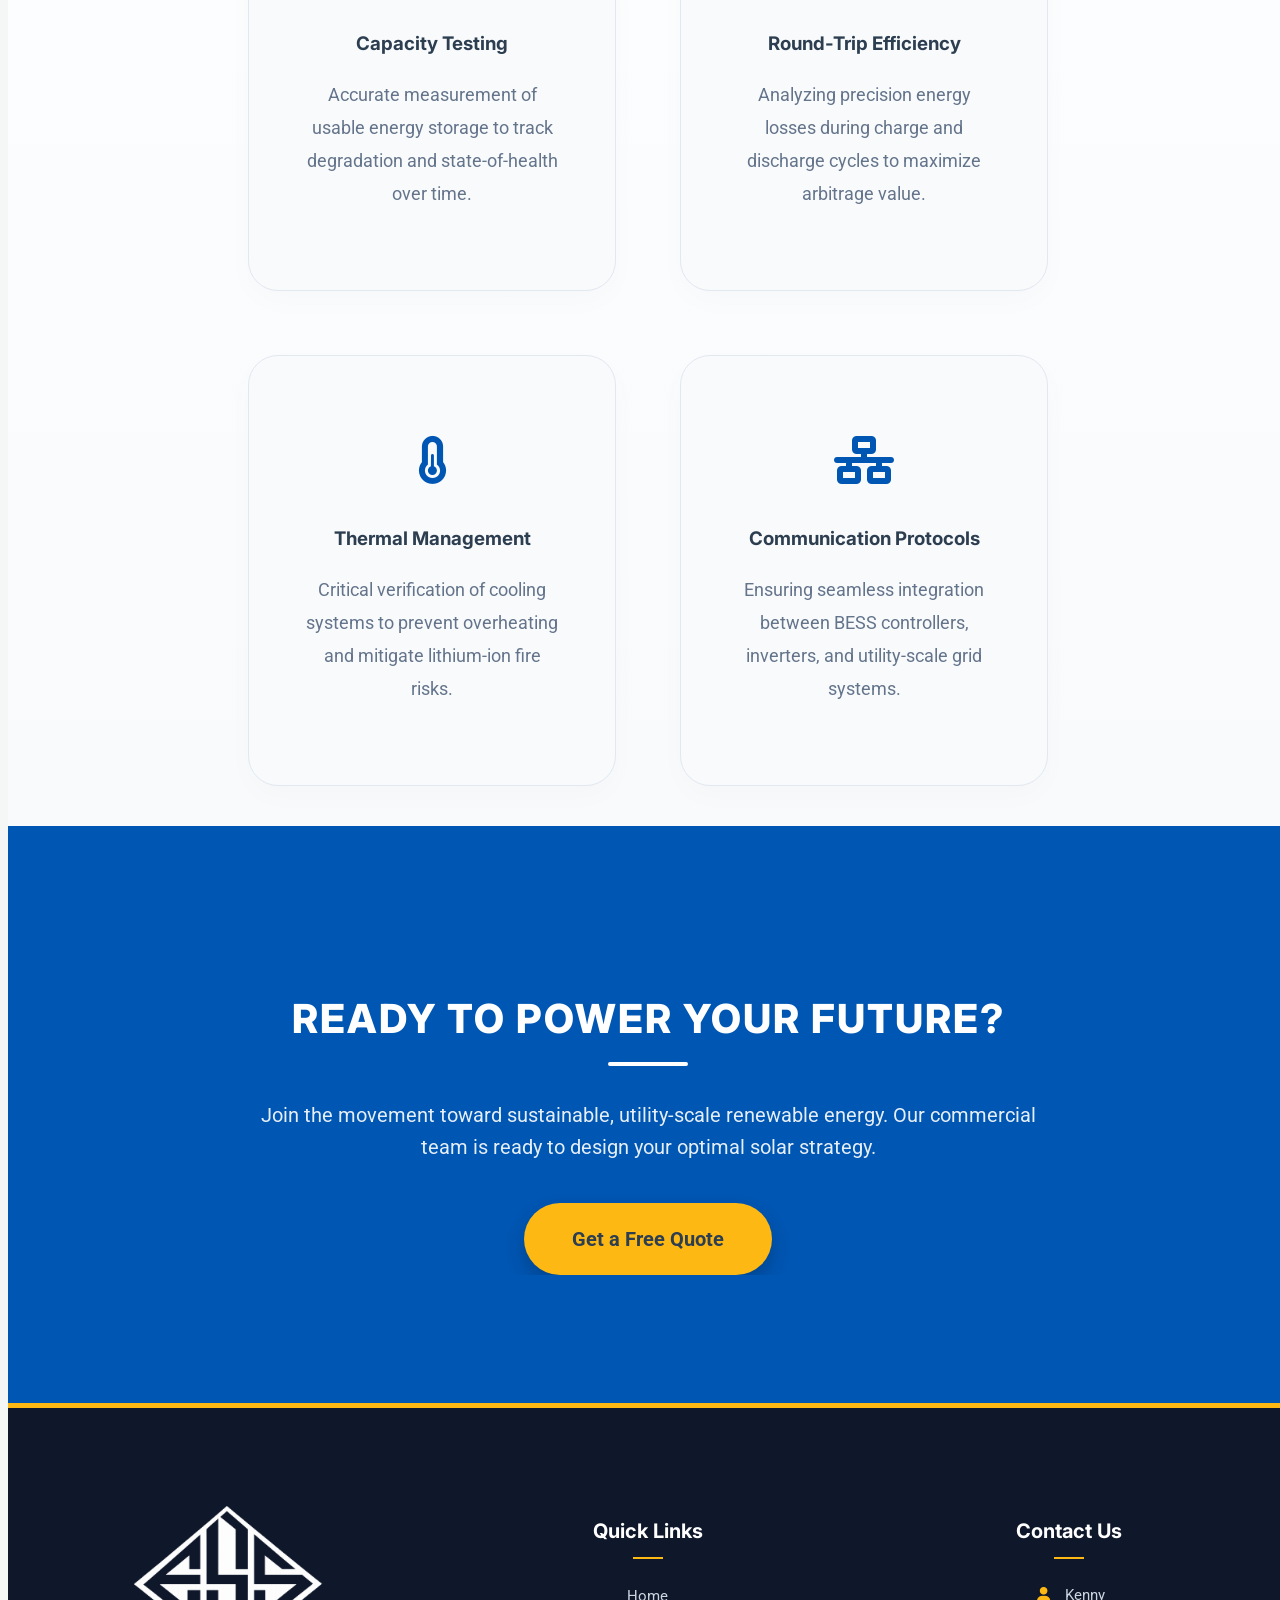
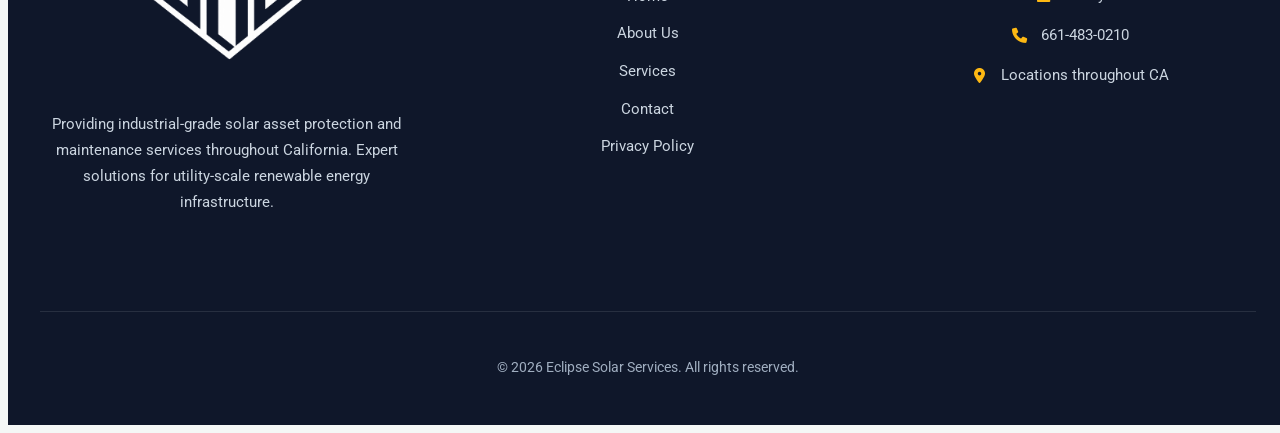
<file: bess.html>
<!DOCTYPE html>
<html lang="en">

<head>
    <meta charset="UTF-8">
    <meta name="viewport" content="width=device-width, initial-scale=1.0">
    <title>BESS Performance Testing | Eclipse Solar Services</title>
    <link rel="icon" type="image/x-icon" href="assets/img/favicon.ico">
    <meta name="description"
        content="Professional diagnostics and performance testing for utility-scale Battery Energy Storage Systems (BESS).">
    <!-- Google Fonts -->
    <link rel="preconnect" href="https://fonts.googleapis.com">
    <link rel="preconnect" href="https://fonts.gstatic.com" crossorigin>
    <link href="https://fonts.googleapis.com/css2?family=Inter:wght@400;700&family=Roboto:wght@400;500&display=swap"
        rel="stylesheet">
    <!-- Main CSS -->
    <link rel="stylesheet" href="assets/css/style.css">
    <!-- Font Awesome (for icons) -->
    <link rel="stylesheet" href="https://cdnjs.cloudflare.com/ajax/libs/font-awesome/6.0.0/css/all.min.css">
</head>

<body>

    <!-- Header -->
    <header>
        <nav>
            <a href="index.html" class="logo">
                <img src="assets/img/logo.webp" alt="Eclipse Solar Services Logo" class="logo-img">
                <span class="logo-text">Eclipse<span>Solar</span></span>
            </a>
            <ul class="nav-links">
                <li><a href="index.html">Home</a></li>
                <li><a href="services.html">Services</a></li>
                <li><a href="about.html">About</a></li>
                <li><a href="contact.html">Contact</a></li>
                    <li><a href="tel:661-483-0210" class="btn-cta header-cta">Get a Free Quote</a></li>
            </ul>
                
            <div class="menu-toggle" id="mobile-menu">
                <i class="fas fa-bars"></i>
            </div>
        </nav>
    </header>

    <!-- Hero Section -->
    <section class="hero hero-services">
        <div class="hero-content">
            <h1>BESS Performance Testing</h1>
            <p>Ensuring grid stability through rigorous energy storage diagnostics and utility-grade performance
                testing.</p>
            <a href="tel:661-483-0210" class="btn-cta">Request BESS Audit</a>
        </div>
    </section>

    <!-- Content -->
    <section class="why-us">
        <div class="why-us-content">
            <h2>Next-Gen Energy Storage</h2>
            <p>Battery Energy Storage Systems (BESS) are critical for modern grid stability and energy arbitrage.
                Eclipse Solar provides comprehensive testing protocols to ensure your storage assets are performing to
                specification and maintaining healthy capacity.</p>
            <br>
            <h2>Core Testing Capabilities</h2>
            <div class="about-grid">
                <div class="about-card">
                    <i class="fas fa-battery-half about-card-icon"></i>
                    <h3>Capacity Testing</h3>
                    <p>Accurate measurement of usable energy storage to track degradation and state-of-health over time.
                    </p>
                </div>
                <div class="about-card">
                    <i class="fas fa-sync-alt about-card-icon"></i>
                    <h3>Round-Trip Efficiency</h3>
                    <p>Analyzing precision energy losses during charge and discharge cycles to maximize arbitrage value.
                    </p>
                </div>
                <div class="about-card">
                    <i class="fas fa-thermometer-half about-card-icon"></i>
                    <h3>Thermal Management</h3>
                    <p>Critical verification of cooling systems to prevent overheating and mitigate lithium-ion fire
                        risks.</p>
                </div>
                <div class="about-card">
                    <i class="fas fa-network-wired about-card-icon"></i>
                    <h3>Communication Protocols</h3>
                    <p>Ensuring seamless integration between BESS controllers, inverters, and utility-scale grid
                        systems.</p>
                </div>
            </div>
        </div>
    </section>

    <!-- CTA Section -->
    <section class="cta-section">
        <div class="container">
            <h2>Ready to Power Your Future?</h2>
            <p>Join the movement toward sustainable, utility-scale renewable energy. Our commercial team is ready to
                design your optimal solar strategy.</p>
            <a href="tel:661-483-0210" class="btn-cta">Get a Free Quote</a>
        </div>
    </section>

    <!-- Footer -->
    <footer id="contact">
        <div class="footer-container">
            <div class="footer-column footer-about">
                <div class="footer-logo">
                    <img src="assets/img/logo.webp" alt="Eclipse Solar Services Logo" class="logo-img">
                </div>
                <p>Providing industrial-grade solar asset protection and maintenance services throughout California.
                    Expert solutions for utility-scale renewable energy infrastructure.</p>
            </div>
            <div class="footer-column footer-links">
                <h4>Quick Links</h4>
                <ul>
                    <li><a href="index.html">Home</a></li>
                    <li><a href="about.html">About Us</a></li>
                    <li><a href="services.html">Services</a></li>
                    <li><a href="contact.html">Contact</a></li>
                    <li><a href="privacy.html">Privacy Policy</a></li>
                </ul>
            </div>
            <div class="footer-column footer-contact">
                <h4>Contact Us</h4>
                <p><i class="fas fa-user"></i> Kenny</p>
                <p><i class="fas fa-phone"></i> <a href="tel:6614830210"
                        style="color: inherit; text-decoration: none;">661-483-0210</a></p>
                <p><i class="fas fa-map-marker-alt"></i> Locations throughout CA</p>
            </div>
        </div>
        <div class="footer-bottom">
            <p>&copy; 2026 Eclipse Solar Services. All rights reserved.</p>
        </div>
    </footer>

    <script src="assets/js/main.js"></script>
</body>

</html>
</file>
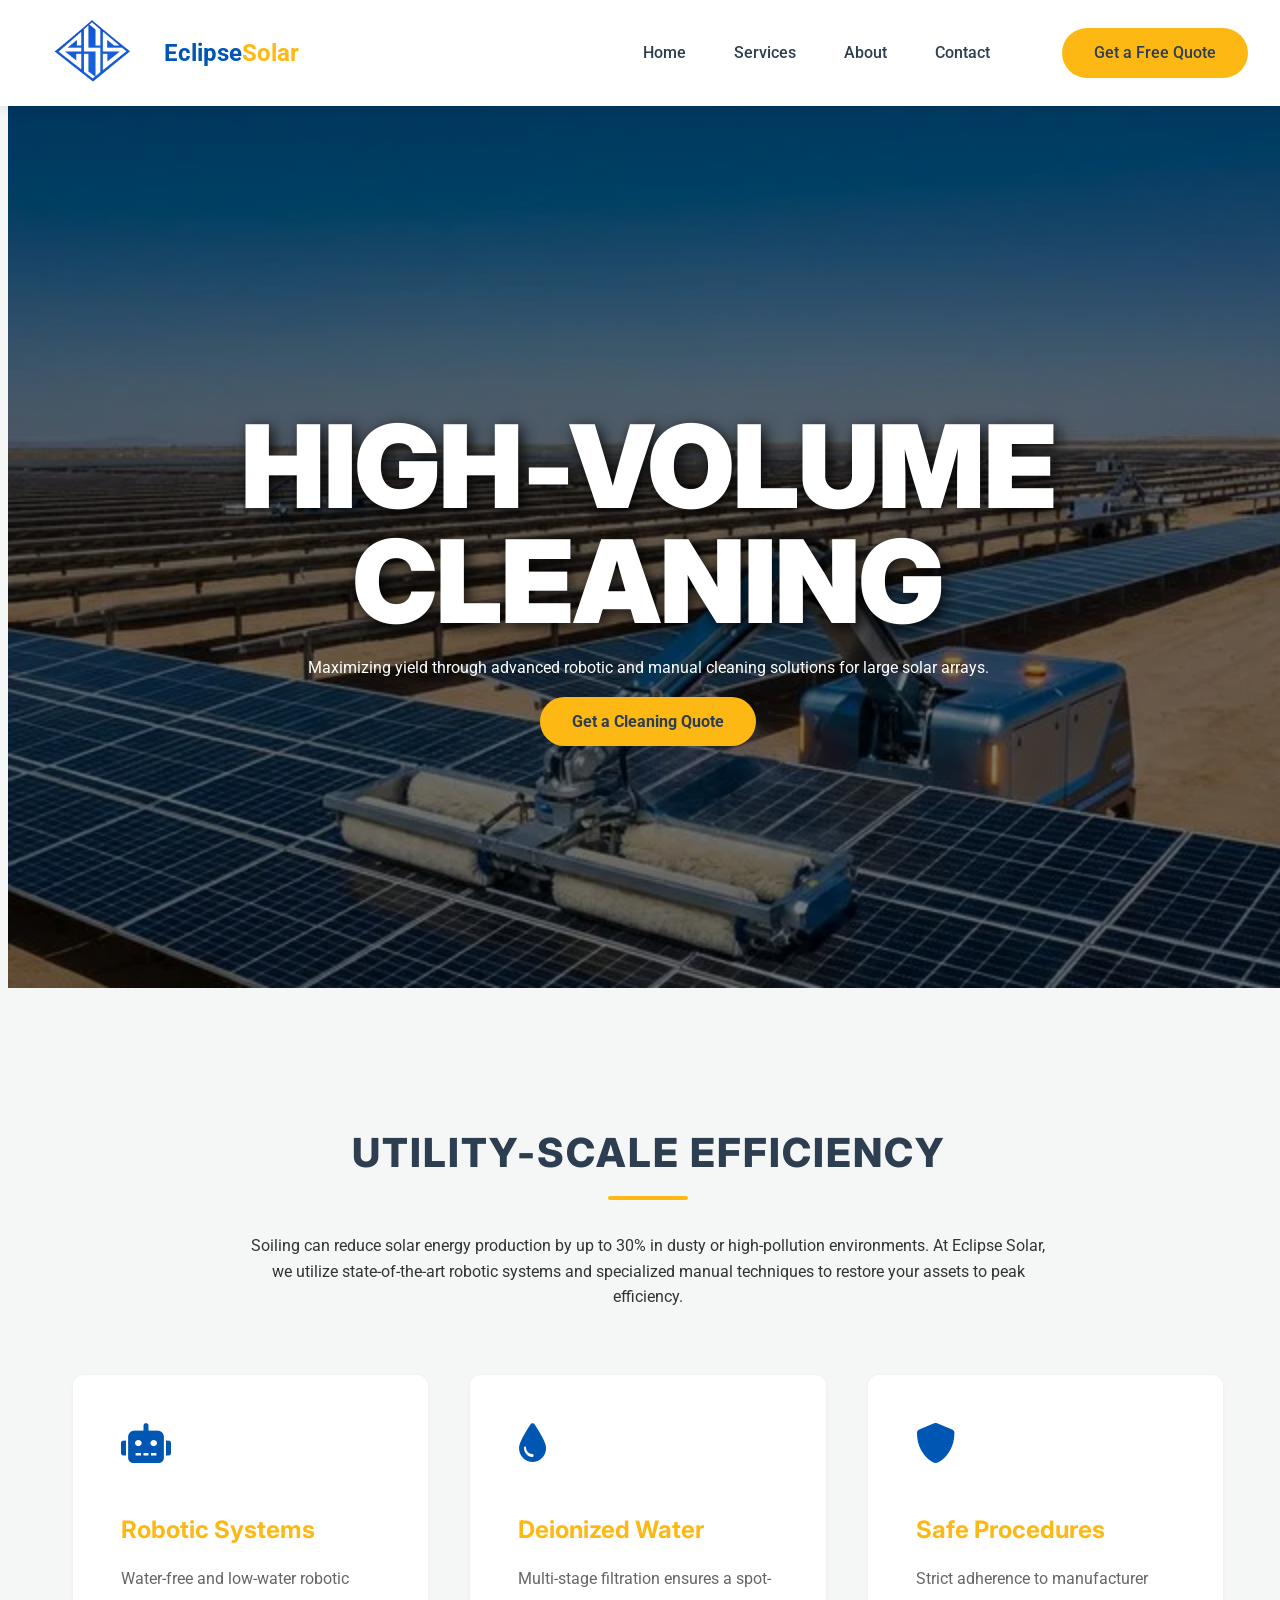
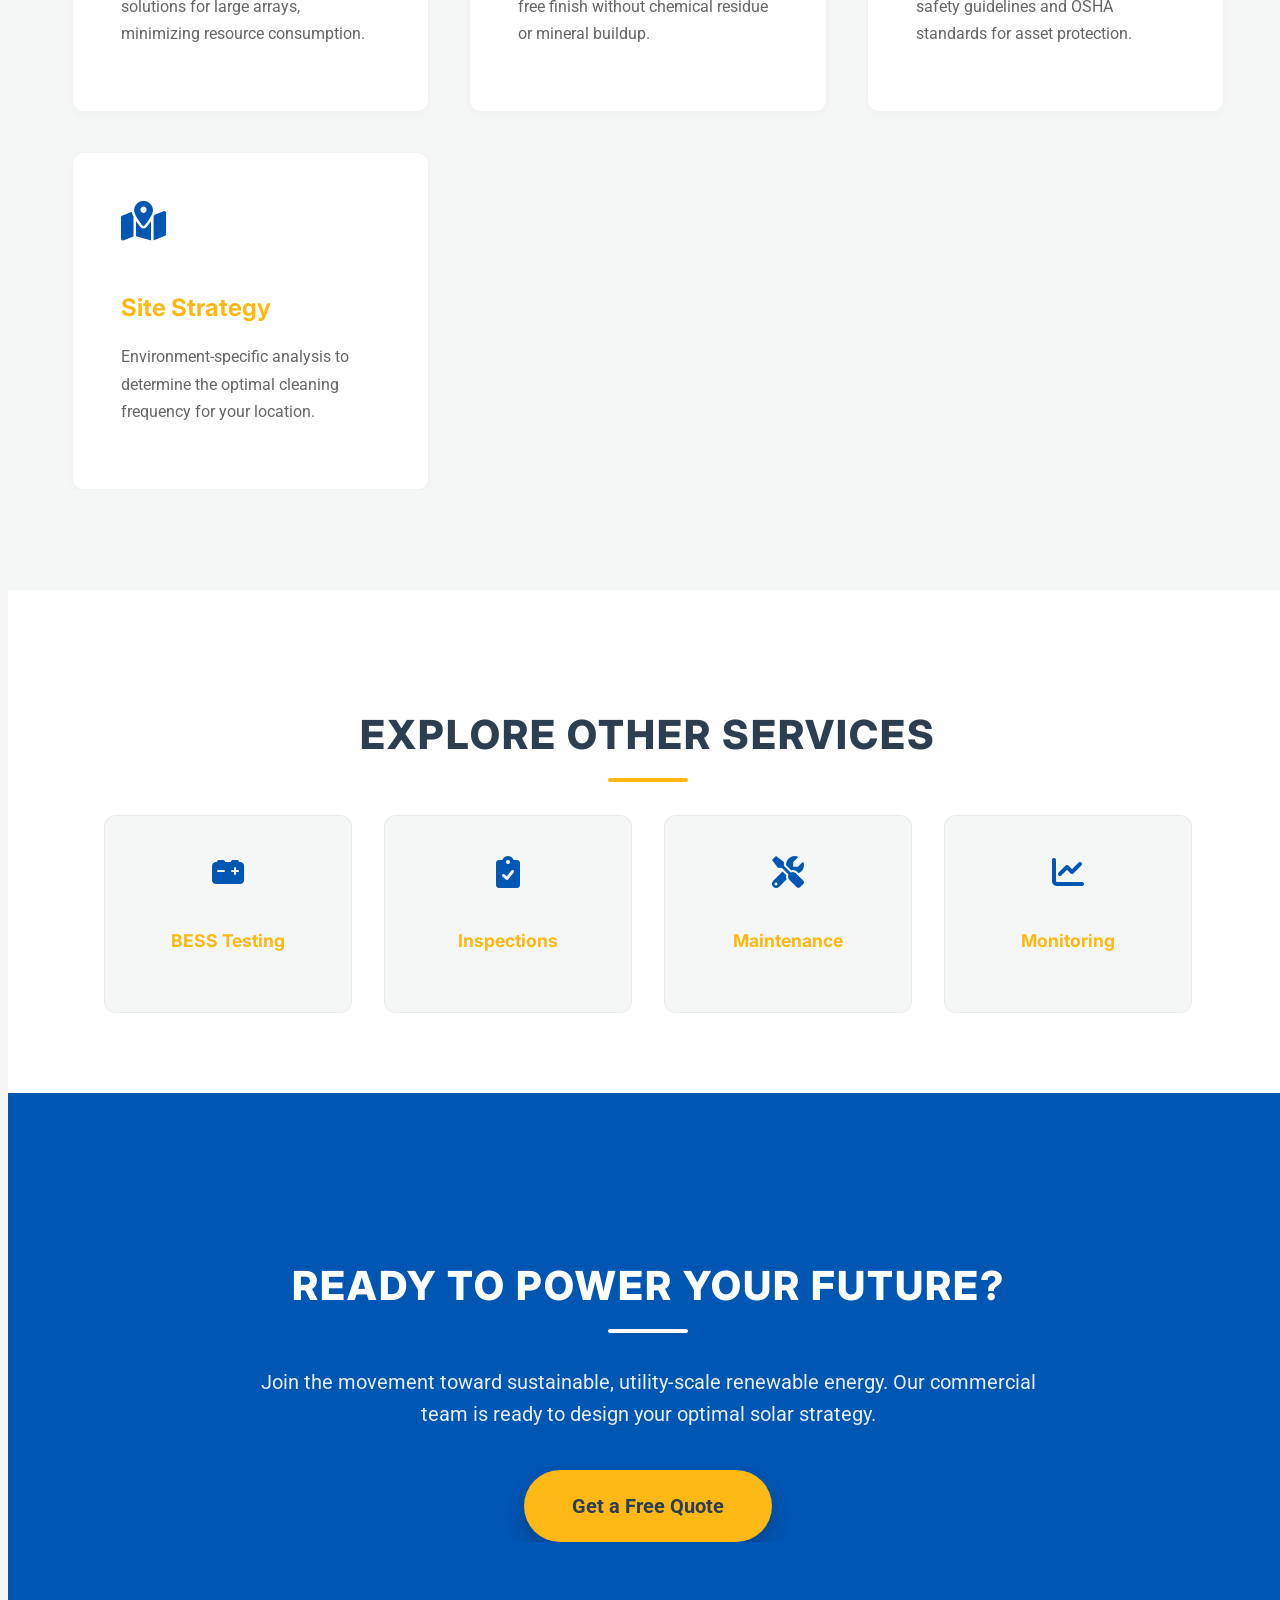
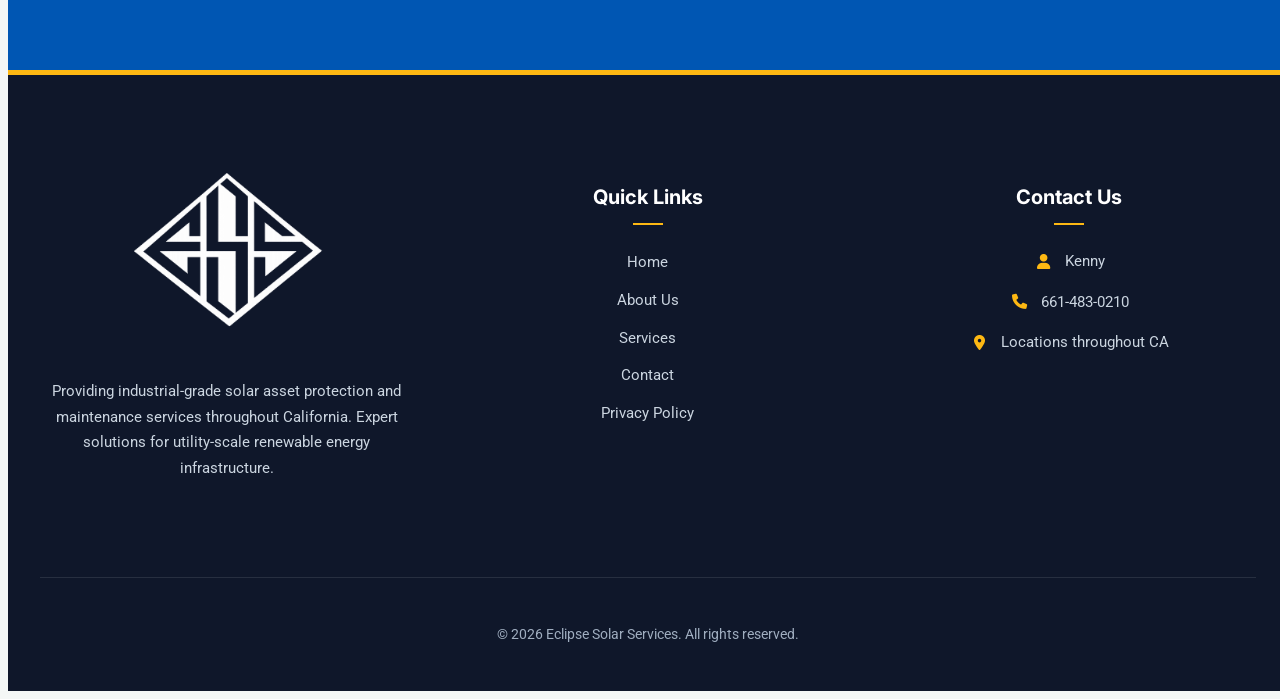
<file: cleaning.html>
<!DOCTYPE html>
<html lang="en">

<head>
    <meta charset="UTF-8">
    <meta name="viewport" content="width=device-width, initial-scale=1.0">
    <title>High-Volume Cleaning | Eclipse Solar Services</title>
    <link rel="icon" type="image/x-icon" href="assets/img/favicon.ico">
    <meta name="description"
        content="Professional, automated, and manual solar cleaning solutions optimized for utility-scale sites 50MW and larger.">
    <!-- Google Fonts -->
    <link rel="preconnect" href="https://fonts.googleapis.com">
    <link rel="preconnect" href="https://fonts.gstatic.com" crossorigin>
    <link href="https://fonts.googleapis.com/css2?family=Inter:wght@400;700&family=Roboto:wght@400;500&display=swap"
        rel="stylesheet">
    <!-- Main CSS -->
    <link rel="stylesheet" href="assets/css/style.css">
    <!-- Font Awesome (for icons) -->
    <link rel="stylesheet" href="https://cdnjs.cloudflare.com/ajax/libs/font-awesome/6.0.0/css/all.min.css">
</head>

<body>

    <!-- Header -->
    <header>
        <nav>
            <a href="index.html" class="logo">
                <img src="assets/img/logo.webp" alt="Eclipse Solar Services Logo" class="logo-img">
                <span class="logo-text">Eclipse<span>Solar</span></span>
            </a>
            <ul class="nav-links">
                <li><a href="index.html">Home</a></li>
                <li><a href="services.html">Services</a></li>
                <li><a href="about.html">About</a></li>
                <li><a href="contact.html">Contact</a></li>
                    <li><a href="tel:661-483-0210" class="btn-cta header-cta">Get a Free Quote</a></li>
            </ul>
                
            <div class="menu-toggle" id="mobile-menu">
                <i class="fas fa-bars"></i>
            </div>
        </nav>
    </header>

    <!-- Hero Section -->
    <section class="hero hero-cleaning">
        <div class="hero-content">
            <h1>High-Volume Cleaning</h1>
            <p>Maximizing yield through advanced robotic and manual cleaning solutions for large solar arrays.</p>
            <a href="tel:661-483-0210" class="btn-cta">Get a Cleaning Quote</a>
        </div>
    </section>

    <!-- Content -->
    <section class="service-detail-section">
        <div class="container">
            <div style="text-align: center; max-width: 800px; margin: 0 auto;">
                <h2>Utility-Scale Efficiency</h2>
                <p>Soiling can reduce solar energy production by up to 30% in dusty or high-pollution environments. At
                    Eclipse Solar, we utilize state-of-the-art robotic systems and specialized manual techniques to
                    restore your assets to peak efficiency.</p>
            </div>

            <div class="service-benefits-grid">
                <div class="benefit-card">
                    <i class="fas fa-robot"></i>
                    <h3>Robotic Systems</h3>
                    <p>Water-free and low-water robotic solutions for large arrays, minimizing resource consumption.</p>
                </div>
                <div class="benefit-card">
                    <i class="fas fa-tint"></i>
                    <h3>Deionized Water</h3>
                    <p>Multi-stage filtration ensures a spot-free finish without chemical residue or mineral buildup.
                    </p>
                </div>
                <div class="benefit-card">
                    <i class="fas fa-shield-alt"></i>
                    <h3>Safe Procedures</h3>
                    <p>Strict adherence to manufacturer safety guidelines and OSHA standards for asset protection.</p>
                </div>
                <div class="benefit-card">
                    <i class="fas fa-map-marked-alt"></i>
                    <h3>Site Strategy</h3>
                    <p>Environment-specific analysis to determine the optimal cleaning frequency for your location.</p>
                </div>
            </div>
        </div>
    </section>

    <!-- Related Services -->
    <section class="related-services">
        <div class="container">
            <h2>Explore Other Services</h2>
            <div class="related-services-grid">
                <a href="bess.html" class="related-service-card">
                    <i class="fas fa-car-battery"></i>
                    <h4>BESS Testing</h4>
                </a>
                <a href="audits.html" class="related-service-card">
                    <i class="fas fa-clipboard-check"></i>
                    <h4>Inspections</h4>
                </a>
                <a href="maintenance.html" class="related-service-card">
                    <i class="fas fa-tools"></i>
                    <h4>Maintenance</h4>
                </a>
                <a href="monitoring.html" class="related-service-card">
                    <i class="fas fa-chart-line"></i>
                    <h4>Monitoring</h4>
                </a>
            </div>
        </div>
    </section>

    <!-- CTA Section -->
    <section class="cta-section">
        <div class="container">
            <h2>Ready to Power Your Future?</h2>
            <p>Join the movement toward sustainable, utility-scale renewable energy. Our commercial team is ready to
                design your optimal solar strategy.</p>
            <a href="tel:661-483-0210" class="btn-cta">Get a Free Quote</a>
        </div>
    </section>

    <!-- Footer -->
    <footer id="contact">
        <div class="footer-container">
            <div class="footer-column footer-about">
                <div class="footer-logo">
                    <img src="assets/img/logo.webp" alt="Eclipse Solar Services Logo" class="logo-img">
                </div>
                <p>Providing industrial-grade solar asset protection and maintenance services throughout California.
                    Expert solutions for utility-scale renewable energy infrastructure.</p>
            </div>
            <div class="footer-column footer-links">
                <h4>Quick Links</h4>
                <ul>
                    <li><a href="index.html">Home</a></li>
                    <li><a href="about.html">About Us</a></li>
                    <li><a href="services.html">Services</a></li>
                    <li><a href="contact.html">Contact</a></li>
                    <li><a href="privacy.html">Privacy Policy</a></li>
                </ul>
            </div>
            <div class="footer-column footer-contact">
                <h4>Contact Us</h4>
                <p><i class="fas fa-user"></i> Kenny</p>
                <p><i class="fas fa-phone"></i> <a href="tel:6614830210"
                        style="color: inherit; text-decoration: none;">661-483-0210</a></p>
                <p><i class="fas fa-map-marker-alt"></i> Locations throughout CA</p>
            </div>
        </div>
        <div class="footer-bottom">
            <p>&copy; 2026 Eclipse Solar Services. All rights reserved.</p>
        </div>
    </footer>

    <script src="assets/js/main.js"></script>
</body>

</html>
</file>
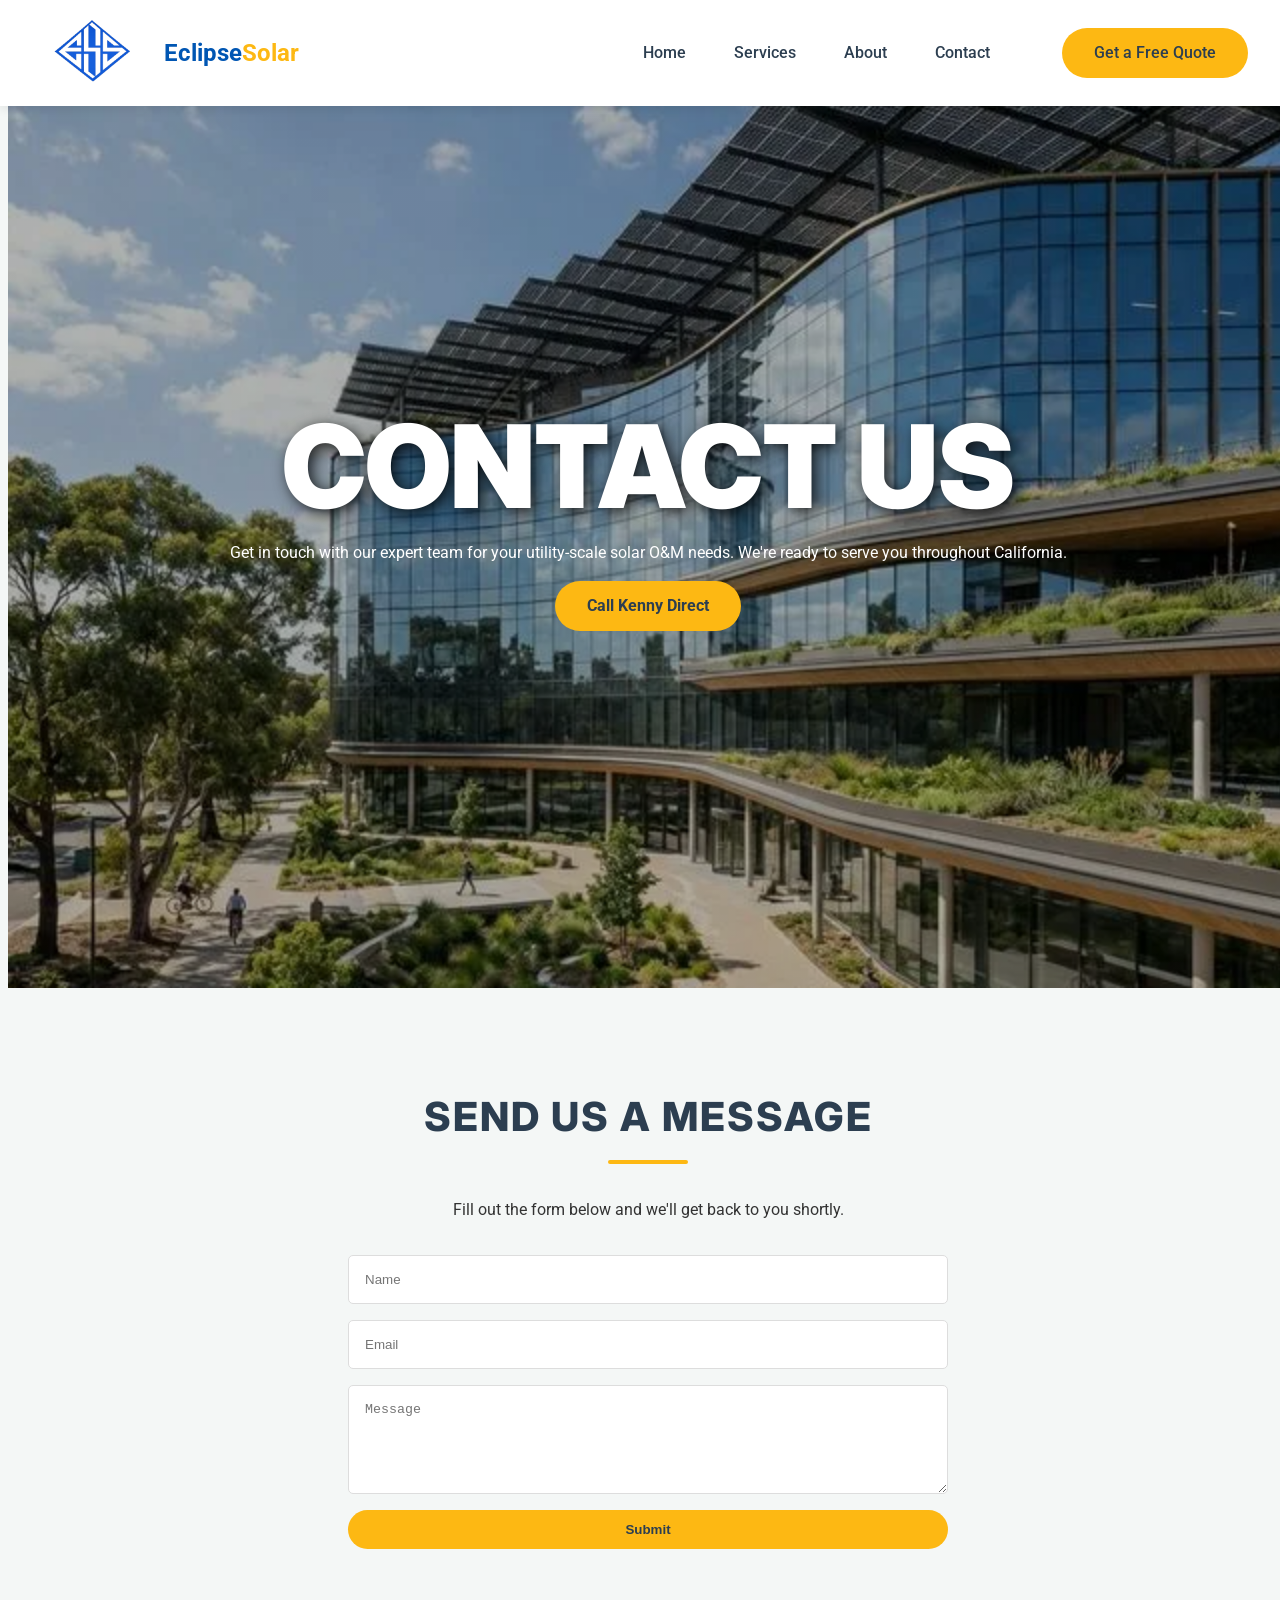
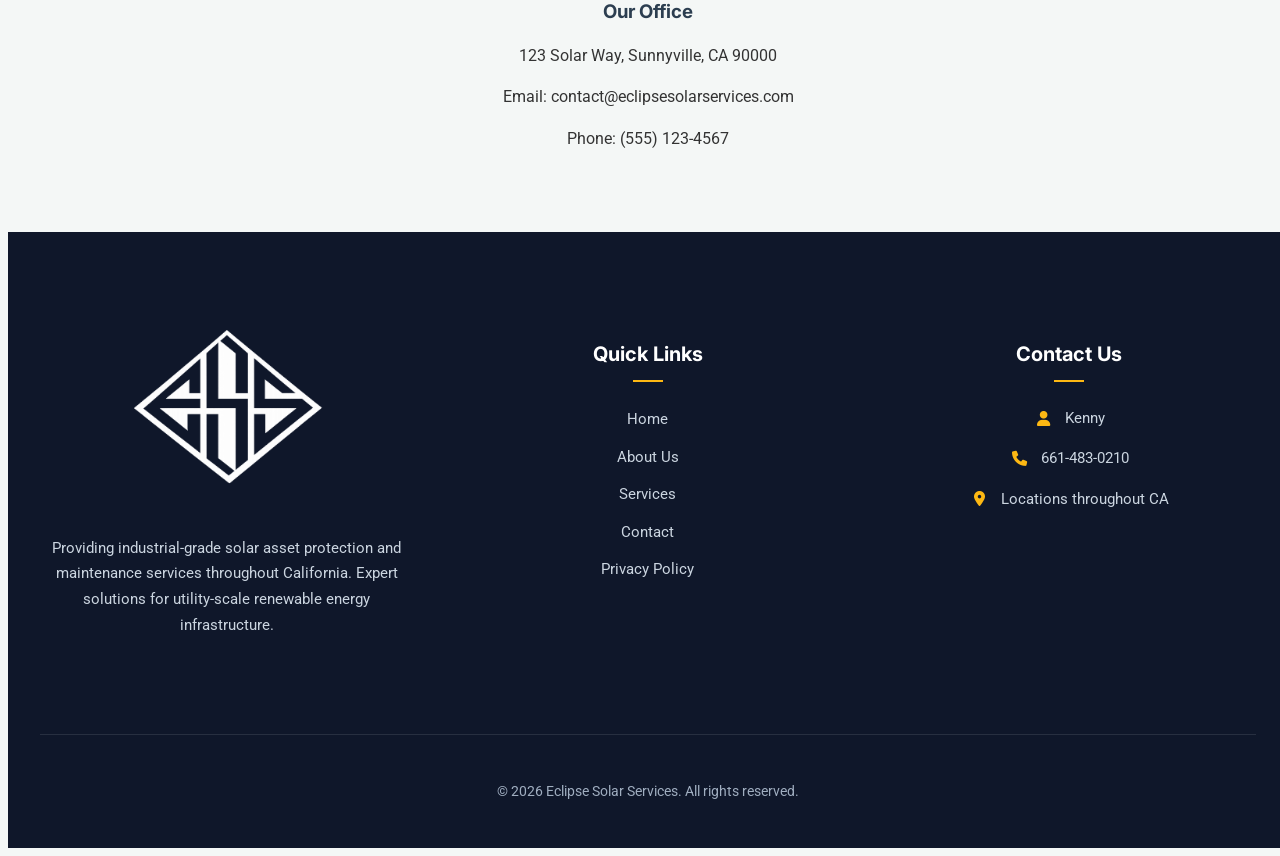
<file: contact.html>
<!DOCTYPE html>
<html lang="en">

<head>
    <meta charset="UTF-8">
    <meta name="viewport" content="width=device-width, initial-scale=1.0">
    <title>Eclipse Solar Services | Power Your Future</title>
    <link rel="icon" type="image/x-icon" href="assets/img/favicon.ico">
    <meta name="description"
        content="Professional solar panel installation and renewable energy solutions. Save money and the planet with Eclipse Solar Services.">
    <!-- Google Fonts -->
    <link rel="preconnect" href="https://fonts.googleapis.com">
    <link rel="preconnect" href="https://fonts.gstatic.com" crossorigin>
    <link href="https://fonts.googleapis.com/css2?family=Inter:wght@400;700&family=Roboto:wght@400;500&display=swap"
        rel="stylesheet">
    <!-- Main CSS -->
    <link rel="stylesheet" href="assets/css/style.css">
    <!-- Font Awesome (for icons) -->
    <link rel="stylesheet" href="https://cdnjs.cloudflare.com/ajax/libs/font-awesome/6.0.0/css/all.min.css">
</head>

<body>

    <!-- Header -->
    <header>
        <nav>
            <a href="index.html" class="logo">
                <img src="assets/img/logo.webp" alt="Eclipse Solar Services Logo" class="logo-img">
                <span class="logo-text">Eclipse<span>Solar</span></span>
            </a>
            <ul class="nav-links">
                <li><a href="index.html">Home</a></li>
                <li><a href="services.html">Services</a></li>
                <li><a href="about.html">About</a></li>
                <li><a href="contact.html">Contact</a></li>
                    <li><a href="tel:661-483-0210" class="btn-cta header-cta">Get a Free Quote</a></li>
            </ul>
                
            <div class="menu-toggle" id="mobile-menu">
                <i class="fas fa-bars"></i>
            </div>
        </nav>
    </header>

    <!-- Hero Section -->
    <section class="hero hero-contact">
        <div class="hero-content">
            <h1>Contact Us</h1>
            <p>Get in touch with our expert team for your utility-scale solar O&M needs. We're ready to serve you
                throughout California.</p>
            <a href="tel:661-483-0210" class="btn-cta">Call Kenny Direct</a>
        </div>
    </section>

    <!-- Contact Form Section -->
    <section class="contact-section" style="padding: 4rem 2rem; text-align: center;">
        <h2>Send us a Message</h2>
        <p>Fill out the form below and we'll get back to you shortly.</p>
        <form style="max-width: 600px; margin: 2rem auto; display: flex; flex-direction: column; gap: 1rem;">
            <input type="text" placeholder="Name" style="padding: 1rem; border: 1px solid #ddd; border-radius: 5px;"
                required>
            <input type="email" placeholder="Email" style="padding: 1rem; border: 1px solid #ddd; border-radius: 5px;"
                required>
            <textarea placeholder="Message" rows="5" style="padding: 1rem; border: 1px solid #ddd; border-radius: 5px;"
                required></textarea>
            <button type="submit" class="btn-cta" style="border: none; cursor: pointer;">Submit</button>
        </form>
        <div class="contact-info" style="margin-top: 3rem;">
            <h3>Our Office</h3>
            <p>123 Solar Way, Sunnyville, CA 90000</p>
            <p>Email: contact@eclipsesolarservices.com</p>
            <p>Phone: (555) 123-4567</p>
        </div>
    </section>

    <!-- Footer -->
    <footer id="contact">
        <div class="footer-container">
            <div class="footer-column footer-about">
                <div class="footer-logo">
                    <img src="assets/img/logo.webp" alt="Eclipse Solar Services Logo" class="logo-img">
                </div>
                <p>Providing industrial-grade solar asset protection and maintenance services throughout California.
                    Expert solutions for utility-scale renewable energy infrastructure.</p>
            </div>
            <div class="footer-column footer-links">
                <h4>Quick Links</h4>
                <ul>
                    <li><a href="index.html">Home</a></li>
                    <li><a href="about.html">About Us</a></li>
                    <li><a href="services.html">Services</a></li>
                    <li><a href="contact.html">Contact</a></li>
                    <li><a href="privacy.html">Privacy Policy</a></li>
                </ul>
            </div>
            <div class="footer-column footer-contact">
                <h4>Contact Us</h4>
                <p><i class="fas fa-user"></i> Kenny</p>
                <p><i class="fas fa-phone"></i> <a href="tel:6614830210"
                        style="color: inherit; text-decoration: none;">661-483-0210</a></p>
                <p><i class="fas fa-map-marker-alt"></i> Locations throughout CA</p>
            </div>
        </div>
        <div class="footer-bottom">
            <p>&copy; 2026 Eclipse Solar Services. All rights reserved.</p>
        </div>
    </footer>

    <script src="assets/js/main.js"></script>
</body>

</html>
</file>
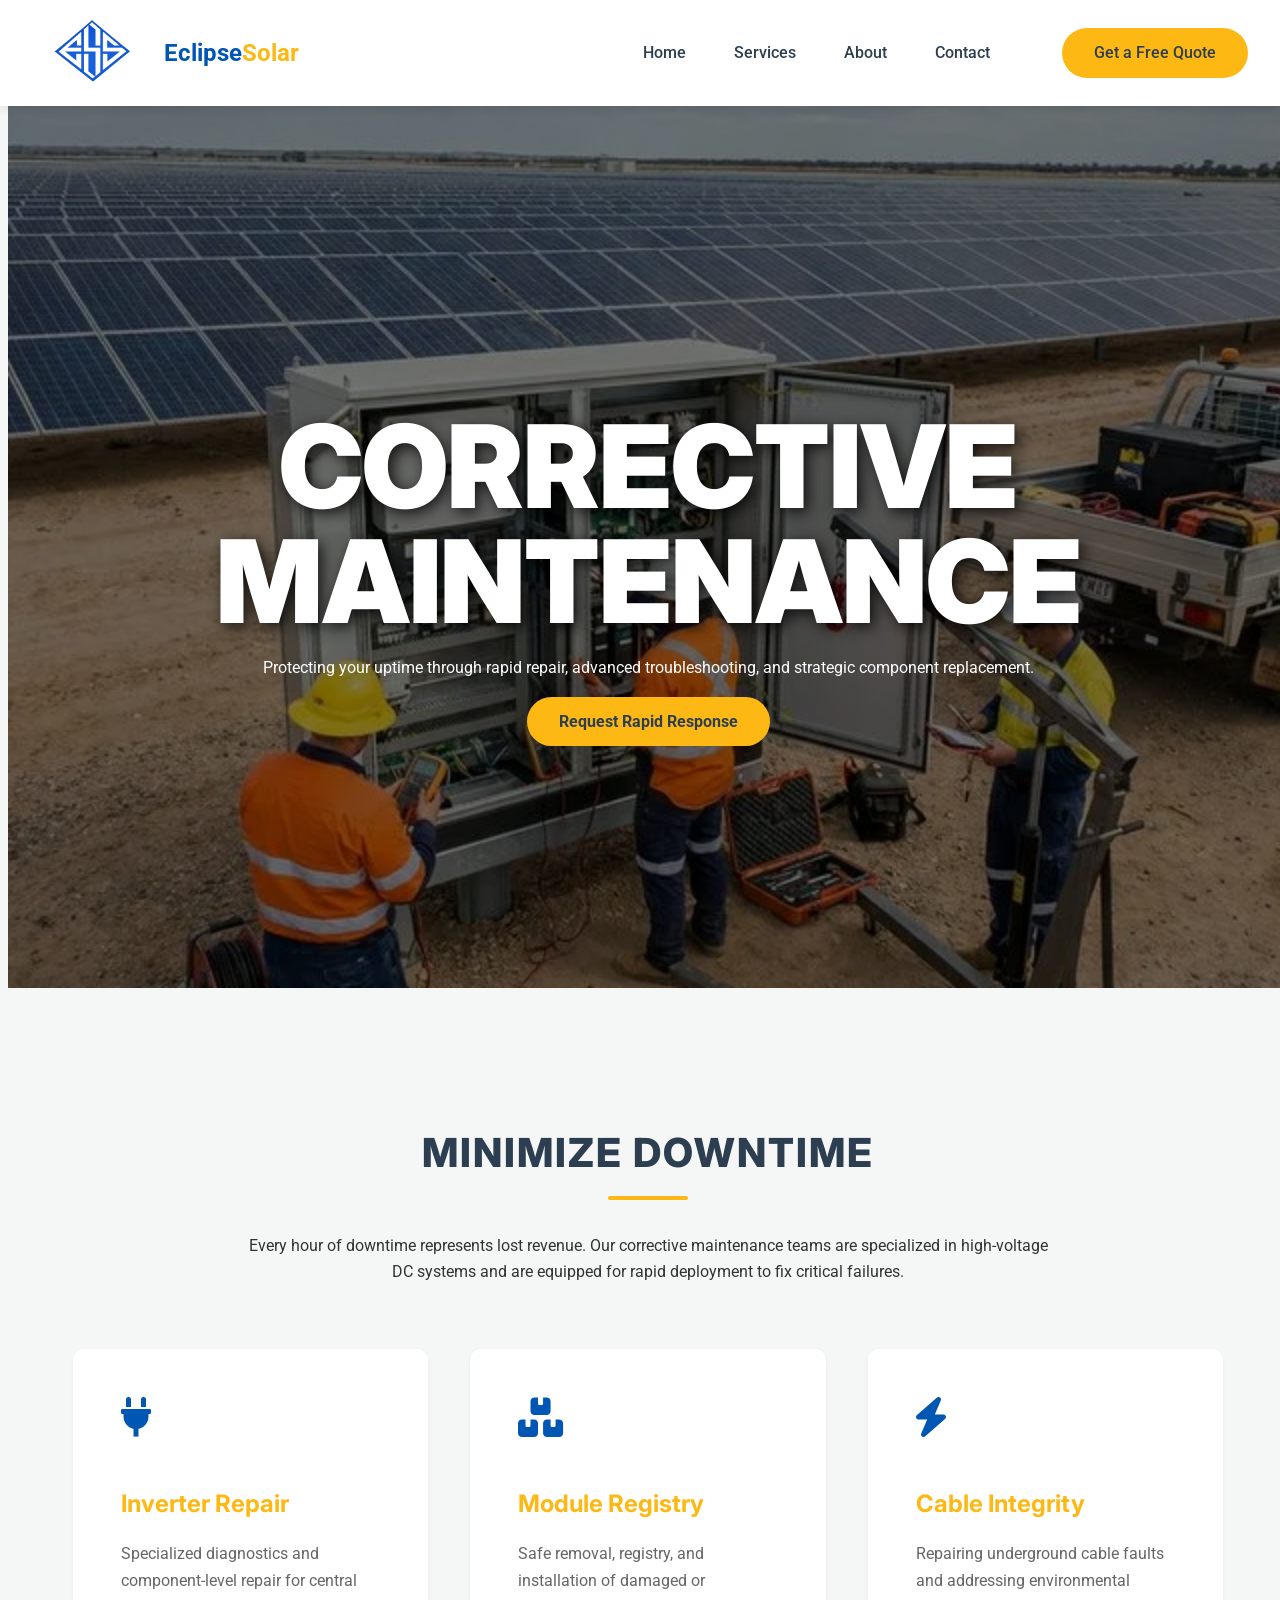
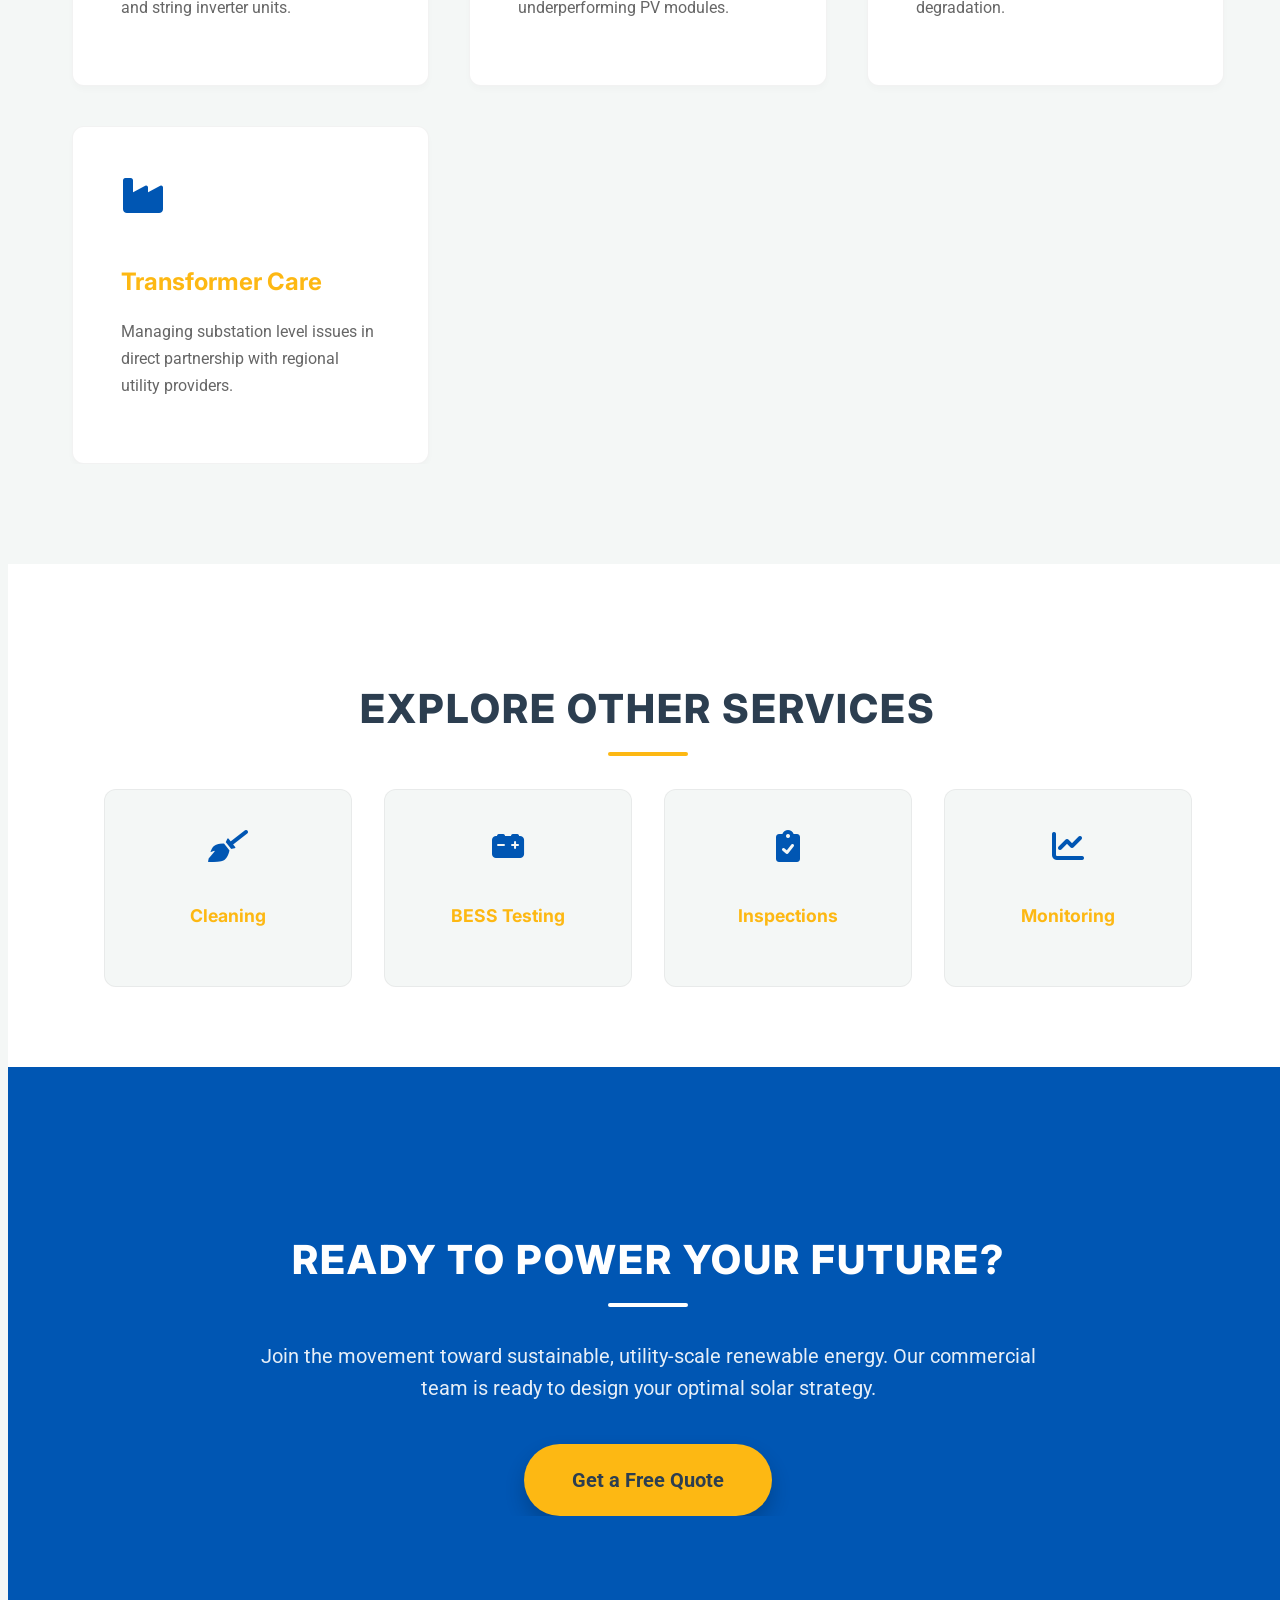
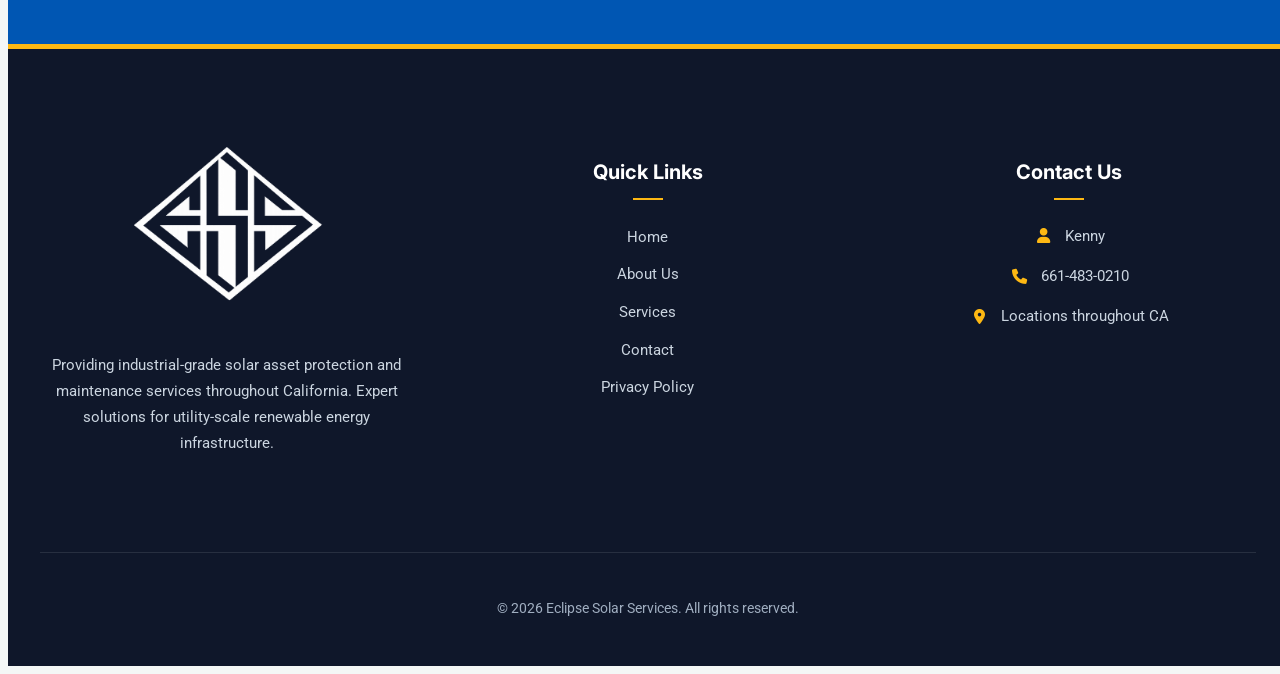
<file: maintenance.html>
<!DOCTYPE html>
<html lang="en">

<head>
    <meta charset="UTF-8">
    <meta name="viewport" content="width=device-width, initial-scale=1.0">
    <title>Corrective Maintenance | Eclipse Solar Services</title>
    <link rel="icon" type="image/x-icon" href="assets/img/favicon.ico">
    <meta name="description"
        content="Rapid response solar repair and corrective maintenance to minimize downtime and protect utility-scale assets.">
    <!-- Google Fonts -->
    <link rel="preconnect" href="https://fonts.googleapis.com">
    <link rel="preconnect" href="https://fonts.gstatic.com" crossorigin>
    <link href="https://fonts.googleapis.com/css2?family=Inter:wght@400;700&family=Roboto:wght@400;500&display=swap"
        rel="stylesheet">
    <!-- Main CSS -->
    <link rel="stylesheet" href="assets/css/style.css">
    <!-- Font Awesome (for icons) -->
    <link rel="stylesheet" href="https://cdnjs.cloudflare.com/ajax/libs/font-awesome/6.0.0/css/all.min.css">
</head>

<body>

    <!-- Header -->
    <header>
        <nav>
            <a href="index.html" class="logo">
                <img src="assets/img/logo.webp" alt="Eclipse Solar Services Logo" class="logo-img">
                <span class="logo-text">Eclipse<span>Solar</span></span>
            </a>
            <ul class="nav-links">
                <li><a href="index.html">Home</a></li>
                <li><a href="services.html">Services</a></li>
                <li><a href="about.html">About</a></li>
                <li><a href="contact.html">Contact</a></li>
                    <li><a href="tel:661-483-0210" class="btn-cta header-cta">Get a Free Quote</a></li>
            </ul>
                
            <div class="menu-toggle" id="mobile-menu">
                <i class="fas fa-bars"></i>
            </div>
        </nav>
    </header>

    <!-- Hero Section -->
    <section class="hero hero-maintenance">
        <div class="hero-content">
            <h1>Corrective Maintenance</h1>
            <p>Protecting your uptime through rapid repair, advanced troubleshooting, and strategic component
                replacement.</p>
            <a href="tel:661-483-0210" class="btn-cta">Request Rapid Response</a>
        </div>
    </section>

    <!-- Content -->
    <section class="service-detail-section">
        <div class="container">
            <div style="text-align: center; max-width: 800px; margin: 0 auto;">
                <h2>Minimize Downtime</h2>
                <p>Every hour of downtime represents lost revenue. Our corrective maintenance teams are specialized in
                    high-voltage DC systems and are equipped for rapid deployment to fix critical failures.</p>
            </div>

            <div class="service-benefits-grid">
                <div class="benefit-card">
                    <i class="fas fa-plug"></i>
                    <h3>Inverter Repair</h3>
                    <p>Specialized diagnostics and component-level repair for central and string inverter units.</p>
                </div>
                <div class="benefit-card">
                    <i class="fas fa-boxes"></i>
                    <h3>Module Registry</h3>
                    <p>Safe removal, registry, and installation of damaged or underperforming PV modules.</p>
                </div>
                <div class="benefit-card">
                    <i class="fas fa-bolt"></i>
                    <h3>Cable Integrity</h3>
                    <p>Repairing underground cable faults and addressing environmental degradation.</p>
                </div>
                <div class="benefit-card">
                    <i class="fas fa-industry"></i>
                    <h3>Transformer Care</h3>
                    <p>Managing substation level issues in direct partnership with regional utility providers.</p>
                </div>
            </div>
        </div>
    </section>

    <!-- Related Services -->
    <section class="related-services">
        <div class="container">
            <h2>Explore Other Services</h2>
            <div class="related-services-grid">
                <a href="cleaning.html" class="related-service-card">
                    <i class="fas fa-broom"></i>
                    <h4>Cleaning</h4>
                </a>
                <a href="bess.html" class="related-service-card">
                    <i class="fas fa-car-battery"></i>
                    <h4>BESS Testing</h4>
                </a>
                <a href="audits.html" class="related-service-card">
                    <i class="fas fa-clipboard-check"></i>
                    <h4>Inspections</h4>
                </a>
                <a href="monitoring.html" class="related-service-card">
                    <i class="fas fa-chart-line"></i>
                    <h4>Monitoring</h4>
                </a>
            </div>
        </div>
    </section>

    <!-- CTA Section -->
    <section class="cta-section">
        <div class="container">
            <h2>Ready to Power Your Future?</h2>
            <p>Join the movement toward sustainable, utility-scale renewable energy. Our commercial team is ready to
                design your optimal solar strategy.</p>
            <a href="tel:661-483-0210" class="btn-cta">Get a Free Quote</a>
        </div>
    </section>

    <!-- Footer -->
    <footer id="contact">
        <div class="footer-container">
            <div class="footer-column footer-about">
                <div class="footer-logo">
                    <img src="assets/img/logo.webp" alt="Eclipse Solar Services Logo" class="logo-img">
                </div>
                <p>Providing industrial-grade solar asset protection and maintenance services throughout California.
                    Expert solutions for utility-scale renewable energy infrastructure.</p>
            </div>
            <div class="footer-column footer-links">
                <h4>Quick Links</h4>
                <ul>
                    <li><a href="index.html">Home</a></li>
                    <li><a href="about.html">About Us</a></li>
                    <li><a href="services.html">Services</a></li>
                    <li><a href="contact.html">Contact</a></li>
                    <li><a href="privacy.html">Privacy Policy</a></li>
                </ul>
            </div>
            <div class="footer-column footer-contact">
                <h4>Contact Us</h4>
                <p><i class="fas fa-user"></i> Kenny</p>
                <p><i class="fas fa-phone"></i> <a href="tel:6614830210"
                        style="color: inherit; text-decoration: none;">661-483-0210</a></p>
                <p><i class="fas fa-map-marker-alt"></i> Locations throughout CA</p>
            </div>
        </div>
        <div class="footer-bottom">
            <p>&copy; 2026 Eclipse Solar Services. All rights reserved.</p>
        </div>
    </footer>

    <script src="assets/js/main.js"></script>
</body>

</html>
</file>
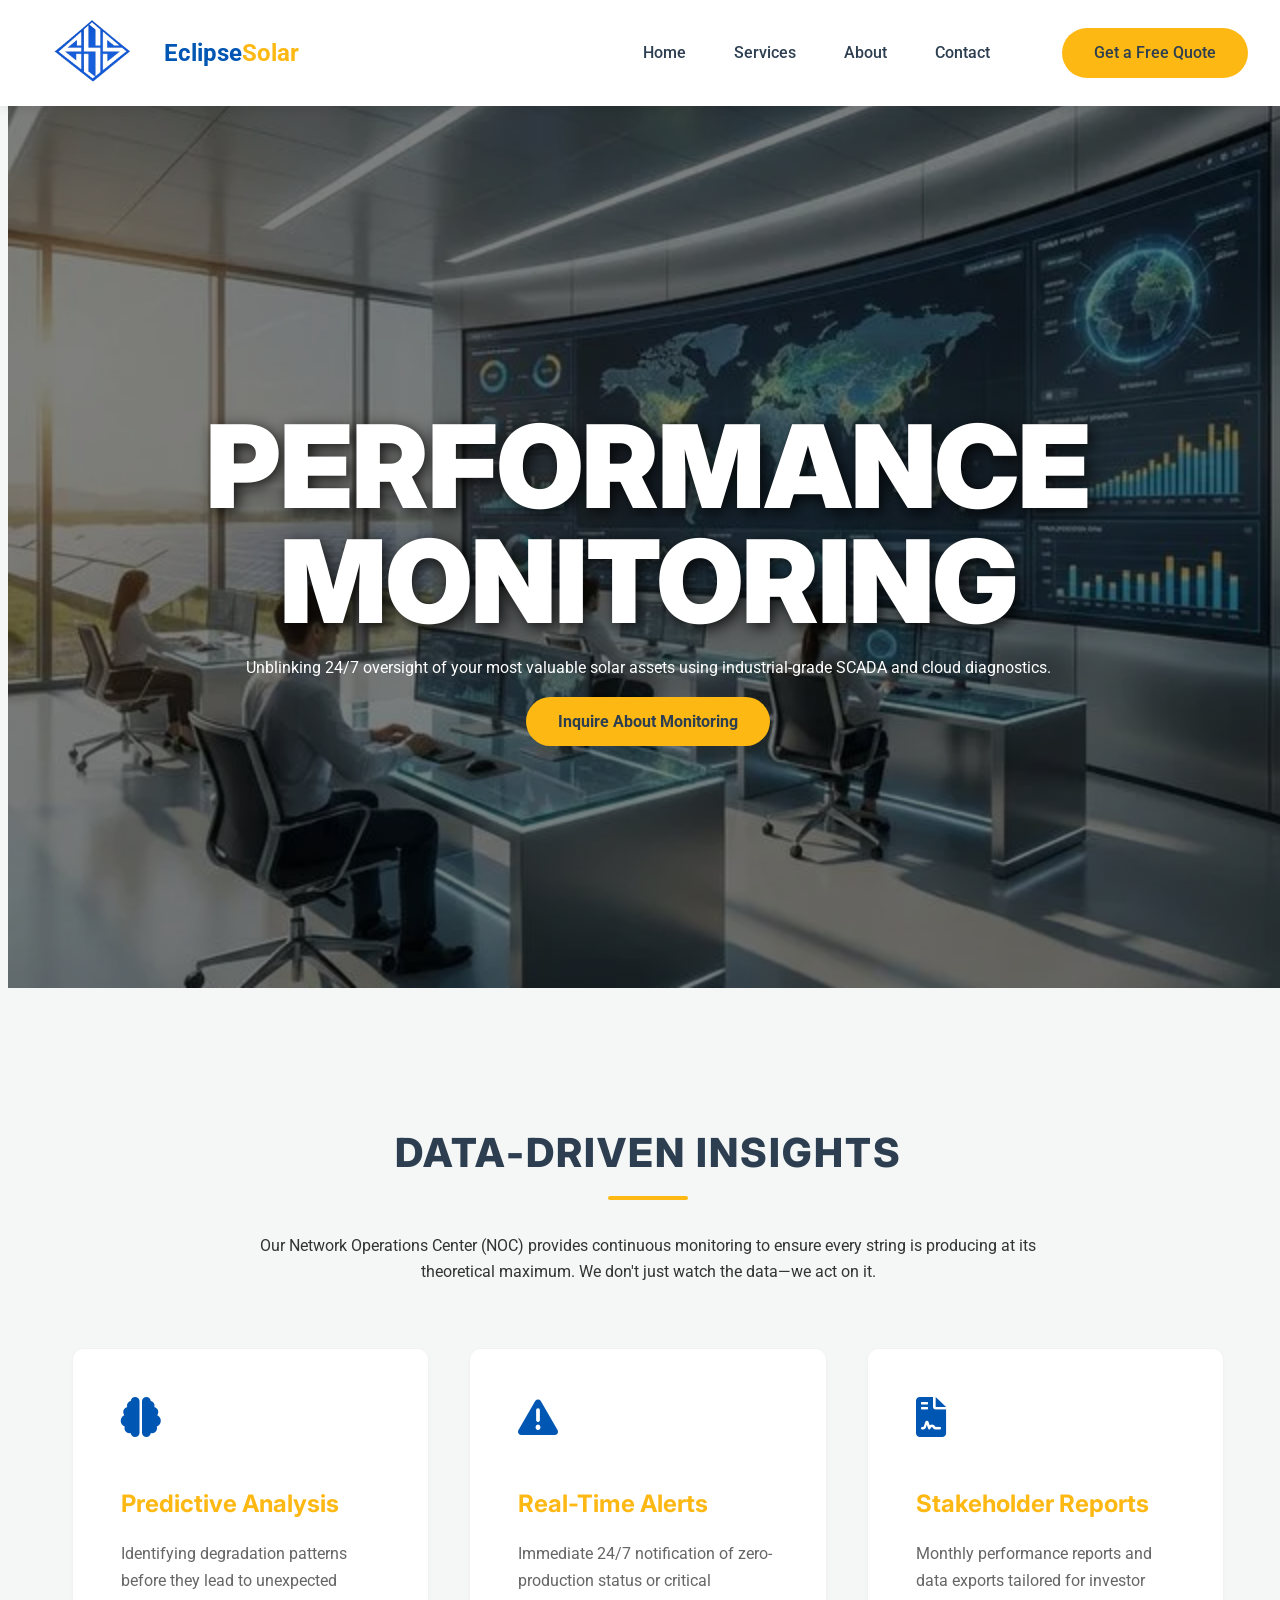
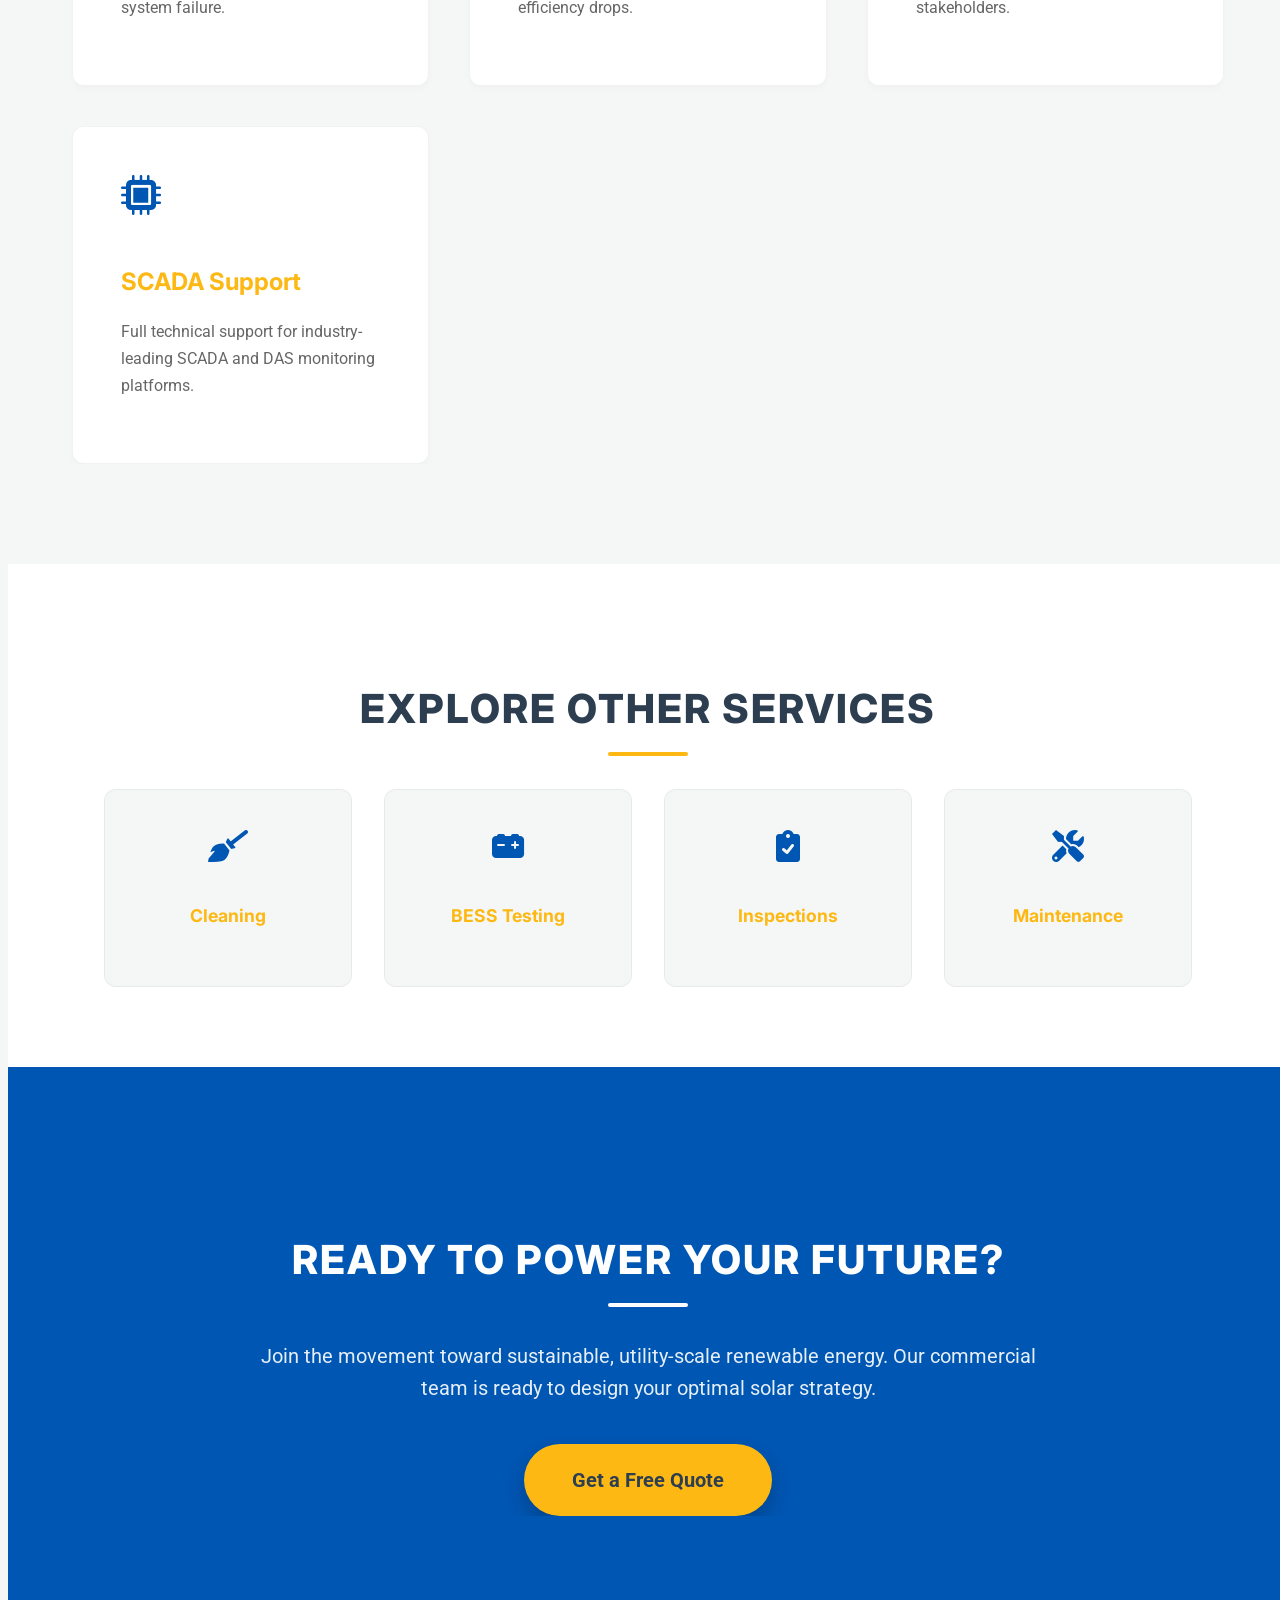
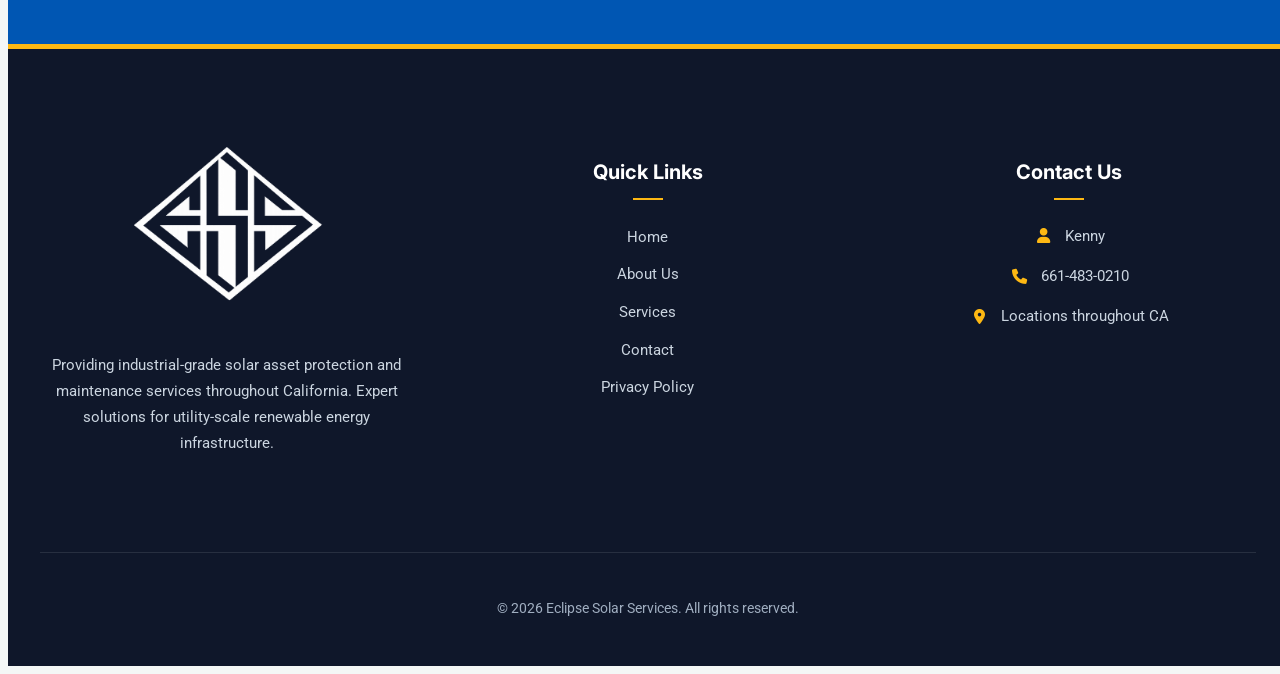
<file: monitoring.html>
<!DOCTYPE html>
<html lang="en">

<head>
    <meta charset="UTF-8">
    <meta name="viewport" content="width=device-width, initial-scale=1.0">
    <title>Performance Monitoring | Eclipse Solar Services</title>
    <link rel="icon" type="image/x-icon" href="assets/img/favicon.ico">
    <meta name="description"
        content="24/7 solar site monitoring and data analysis to maximize output and predict maintenance needs.">
    <!-- Google Fonts -->
    <link rel="preconnect" href="https://fonts.googleapis.com">
    <link rel="preconnect" href="https://fonts.gstatic.com" crossorigin>
    <link href="https://fonts.googleapis.com/css2?family=Inter:wght@400;700&family=Roboto:wght@400;500&display=swap"
        rel="stylesheet">
    <!-- Main CSS -->
    <link rel="stylesheet" href="assets/css/style.css">
    <!-- Font Awesome (for icons) -->
    <link rel="stylesheet" href="https://cdnjs.cloudflare.com/ajax/libs/font-awesome/6.0.0/css/all.min.css">
</head>

<body>

    <!-- Header -->
    <header>
        <nav>
            <a href="index.html" class="logo">
                <img src="assets/img/logo.webp" alt="Eclipse Solar Services Logo" class="logo-img">
                <span class="logo-text">Eclipse<span>Solar</span></span>
            </a>
            <ul class="nav-links">
                <li><a href="index.html">Home</a></li>
                <li><a href="services.html">Services</a></li>
                <li><a href="about.html">About</a></li>
                <li><a href="contact.html">Contact</a></li>
                    <li><a href="tel:661-483-0210" class="btn-cta header-cta">Get a Free Quote</a></li>
            </ul>
                
            <div class="menu-toggle" id="mobile-menu">
                <i class="fas fa-bars"></i>
            </div>
        </nav>
    </header>

    <!-- Hero Section -->
    <section class="hero hero-monitoring">
        <div class="hero-content">
            <h1>Performance Monitoring</h1>
            <p>Unblinking 24/7 oversight of your most valuable solar assets using industrial-grade SCADA and cloud
                diagnostics.</p>
            <a href="tel:661-483-0210" class="btn-cta">Inquire About Monitoring</a>
        </div>
    </section>

    <!-- Content -->
    <section class="service-detail-section">
        <div class="container">
            <div style="text-align: center; max-width: 800px; margin: 0 auto;">
                <h2>Data-Driven Insights</h2>
                <p>Our Network Operations Center (NOC) provides continuous monitoring to ensure every string is
                    producing at its theoretical maximum. We don't just watch the data—we act on it.</p>
            </div>

            <div class="service-benefits-grid">
                <div class="benefit-card">
                    <i class="fas fa-brain"></i>
                    <h3>Predictive Analysis</h3>
                    <p>Identifying degradation patterns before they lead to unexpected system failure.</p>
                </div>
                <div class="benefit-card">
                    <i class="fas fa-exclamation-triangle"></i>
                    <h3>Real-Time Alerts</h3>
                    <p>Immediate 24/7 notification of zero-production status or critical efficiency drops.</p>
                </div>
                <div class="benefit-card">
                    <i class="fas fa-file-contract"></i>
                    <h3>Stakeholder Reports</h3>
                    <p>Monthly performance reports and data exports tailored for investor stakeholders.</p>
                </div>
                <div class="benefit-card">
                    <i class="fas fa-microchip"></i>
                    <h3>SCADA Support</h3>
                    <p>Full technical support for industry-leading SCADA and DAS monitoring platforms.</p>
                </div>
            </div>
        </div>
    </section>

    <!-- Related Services -->
    <section class="related-services">
        <div class="container">
            <h2>Explore Other Services</h2>
            <div class="related-services-grid">
                <a href="cleaning.html" class="related-service-card">
                    <i class="fas fa-broom"></i>
                    <h4>Cleaning</h4>
                </a>
                <a href="bess.html" class="related-service-card">
                    <i class="fas fa-car-battery"></i>
                    <h4>BESS Testing</h4>
                </a>
                <a href="audits.html" class="related-service-card">
                    <i class="fas fa-clipboard-check"></i>
                    <h4>Inspections</h4>
                </a>
                <a href="maintenance.html" class="related-service-card">
                    <i class="fas fa-tools"></i>
                    <h4>Maintenance</h4>
                </a>
            </div>
        </div>
    </section>

    <!-- CTA Section -->
    <section class="cta-section">
        <div class="container">
            <h2>Ready to Power Your Future?</h2>
            <p>Join the movement toward sustainable, utility-scale renewable energy. Our commercial team is ready to
                design your optimal solar strategy.</p>
            <a href="tel:661-483-0210" class="btn-cta">Get a Free Quote</a>
        </div>
    </section>

    <!-- Footer -->
    <footer id="contact">
        <div class="footer-container">
            <div class="footer-column footer-about">
                <div class="footer-logo">
                    <img src="assets/img/logo.webp" alt="Eclipse Solar Services Logo" class="logo-img">
                </div>
                <p>Providing industrial-grade solar asset protection and maintenance services throughout California.
                    Expert solutions for utility-scale renewable energy infrastructure.</p>
            </div>
            <div class="footer-column footer-links">
                <h4>Quick Links</h4>
                <ul>
                    <li><a href="index.html">Home</a></li>
                    <li><a href="about.html">About Us</a></li>
                    <li><a href="services.html">Services</a></li>
                    <li><a href="contact.html">Contact</a></li>
                    <li><a href="privacy.html">Privacy Policy</a></li>
                </ul>
            </div>
            <div class="footer-column footer-contact">
                <h4>Contact Us</h4>
                <p><i class="fas fa-user"></i> Kenny</p>
                <p><i class="fas fa-phone"></i> <a href="tel:6614830210"
                        style="color: inherit; text-decoration: none;">661-483-0210</a></p>
                <p><i class="fas fa-map-marker-alt"></i> Locations throughout CA</p>
            </div>
        </div>
        <div class="footer-bottom">
            <p>&copy; 2026 Eclipse Solar Services. All rights reserved.</p>
        </div>
    </footer>

    <script src="assets/js/main.js"></script>
</body>

</html>
</file>
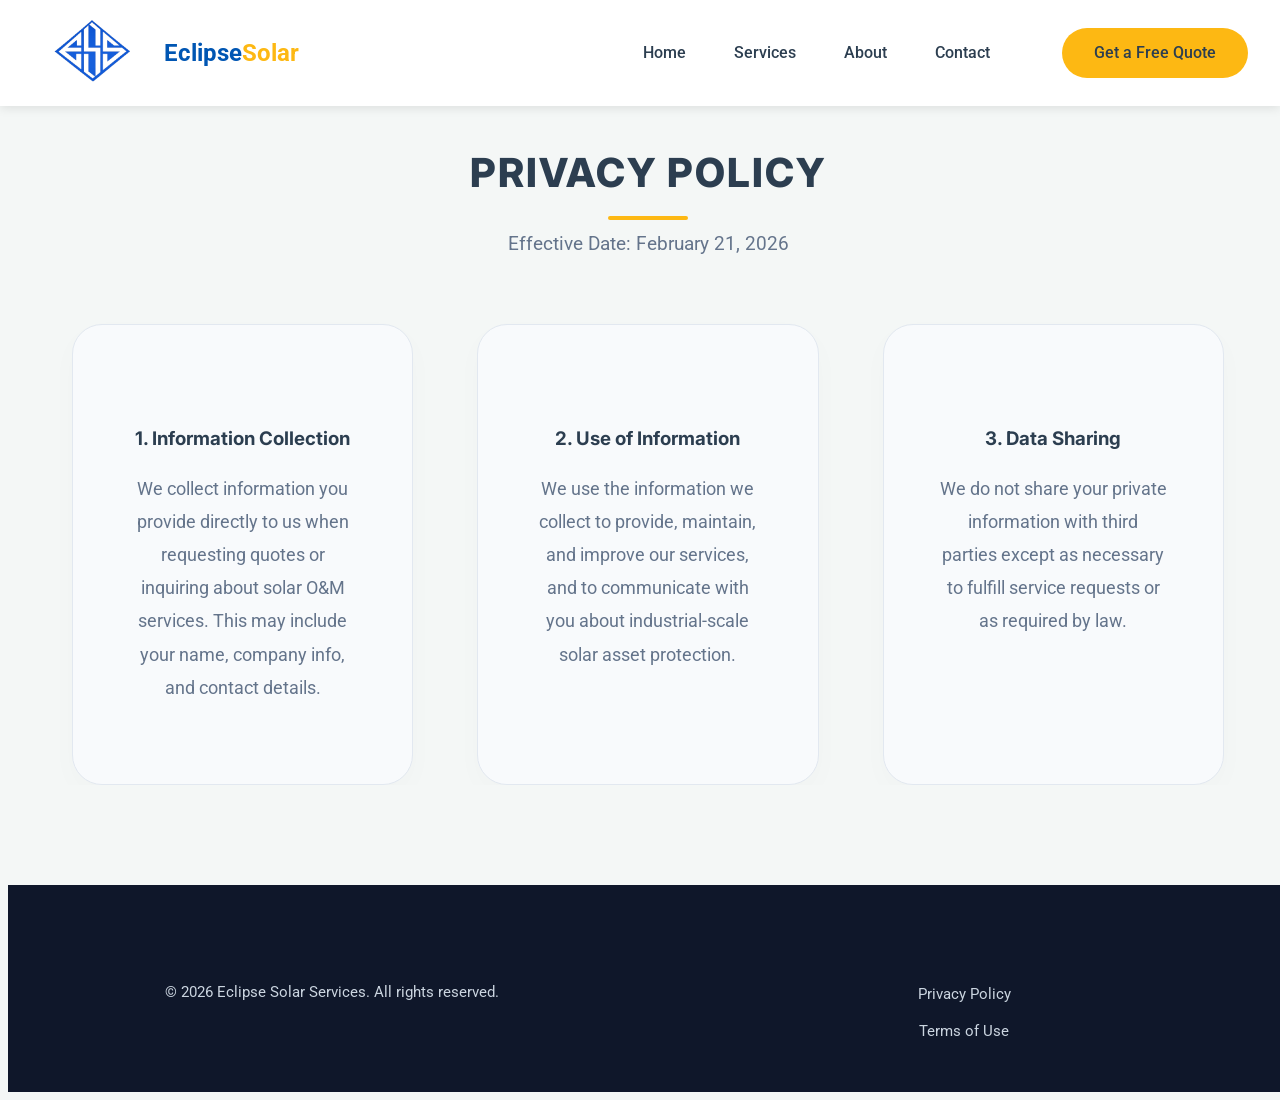
<file: privacy.html>
<!DOCTYPE html>
<html lang="en">

<head>
    <meta charset="UTF-8">
    <meta name="viewport" content="width=device-width, initial-scale=1.0">
    <title>Privacy Policy | Eclipse Solar Services</title>
    <link rel="icon" type="image/x-icon" href="assets/img/favicon.ico">
    <meta name="description" content="Privacy Policy for Eclipse Solar Services.">
    <!-- Google Fonts -->
    <link rel="preconnect" href="https://fonts.googleapis.com">
    <link rel="preconnect" href="https://fonts.gstatic.com" crossorigin>
    <link href="https://fonts.googleapis.com/css2?family=Inter:wght@400;700&family=Roboto:wght@400;500&display=swap"
        rel="stylesheet">
    <!-- Main CSS -->
    <link rel="stylesheet" href="assets/css/style.css">
    <!-- Font Awesome (for icons) -->
    <link rel="stylesheet" href="https://cdnjs.cloudflare.com/ajax/libs/font-awesome/6.0.0/css/all.min.css">
</head>

<body>

    <!-- Header -->
    <header>
        <nav>
            <a href="index.html" class="logo">
                <img src="assets/img/logo.webp" alt="Eclipse Solar Services Logo" class="logo-img">
                <span class="logo-text">Eclipse<span>Solar</span></span>
            </a>
            <ul class="nav-links">
                <li><a href="index.html">Home</a></li>
                <li><a href="services.html">Services</a></li>
                <li><a href="about.html">About</a></li>
                <li><a href="contact.html">Contact</a></li>
                    <li><a href="tel:661-483-0210" class="btn-cta header-cta">Get a Free Quote</a></li>
            </ul>
                
        </nav>
    </header>

    <!-- Content -->
    <section class="service-detail-section">
        <div class="container">
            <h2>Privacy Policy</h2>
            <p class="text-center">Effective Date: February 21, 2026</p>

            <div class="about-grid">
                <div class="about-card">
                    <h3>1. Information Collection</h3>
                    <p>We collect information you provide directly to us when requesting quotes or inquiring about solar
                        O&M services. This may include your name, company info, and contact details.</p>
                </div>
                <div class="about-card">
                    <h3>2. Use of Information</h3>
                    <p>We use the information we collect to provide, maintain, and improve our services, and to
                        communicate with you about industrial-scale solar asset protection.</p>
                </div>
                <div class="about-card">
                    <h3>3. Data Sharing</h3>
                    <p>We do not share your private information with third parties except as necessary to fulfill
                        service requests or as required by law.</p>
                </div>
            </div>
        </div>
    </section>

    <!-- Footer -->
    <footer>
        <div class="footer-container">
            <div class="footer-column footer-about">
                <p>&copy; 2026 Eclipse Solar Services. All rights reserved.</p>
            </div>
            <div class="footer-column footer-links">
                <ul>
                    <li><a href="privacy.html">Privacy Policy</a></li>
                    <li><a href="terms.html">Terms of Use</a></li>
                </ul>
            </div>
        </div>
    </footer>

</body>

</html>
</file>
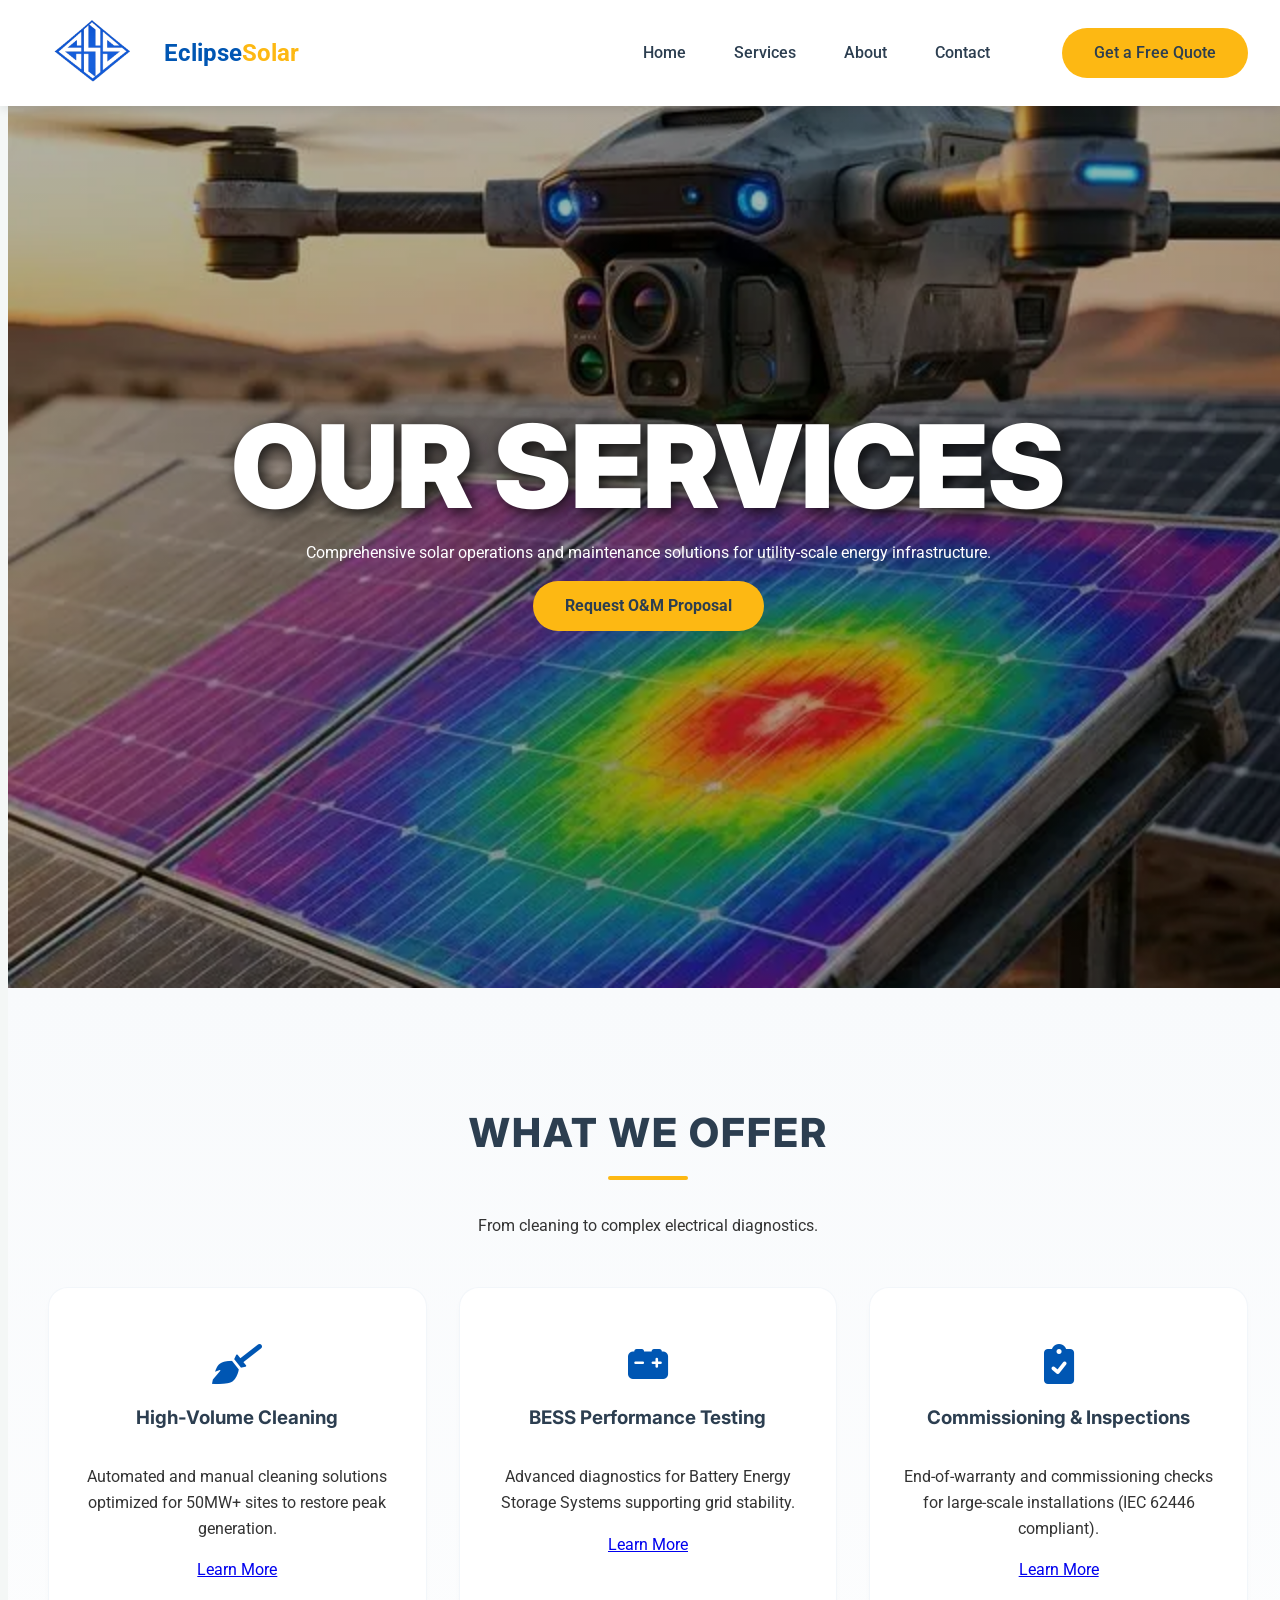
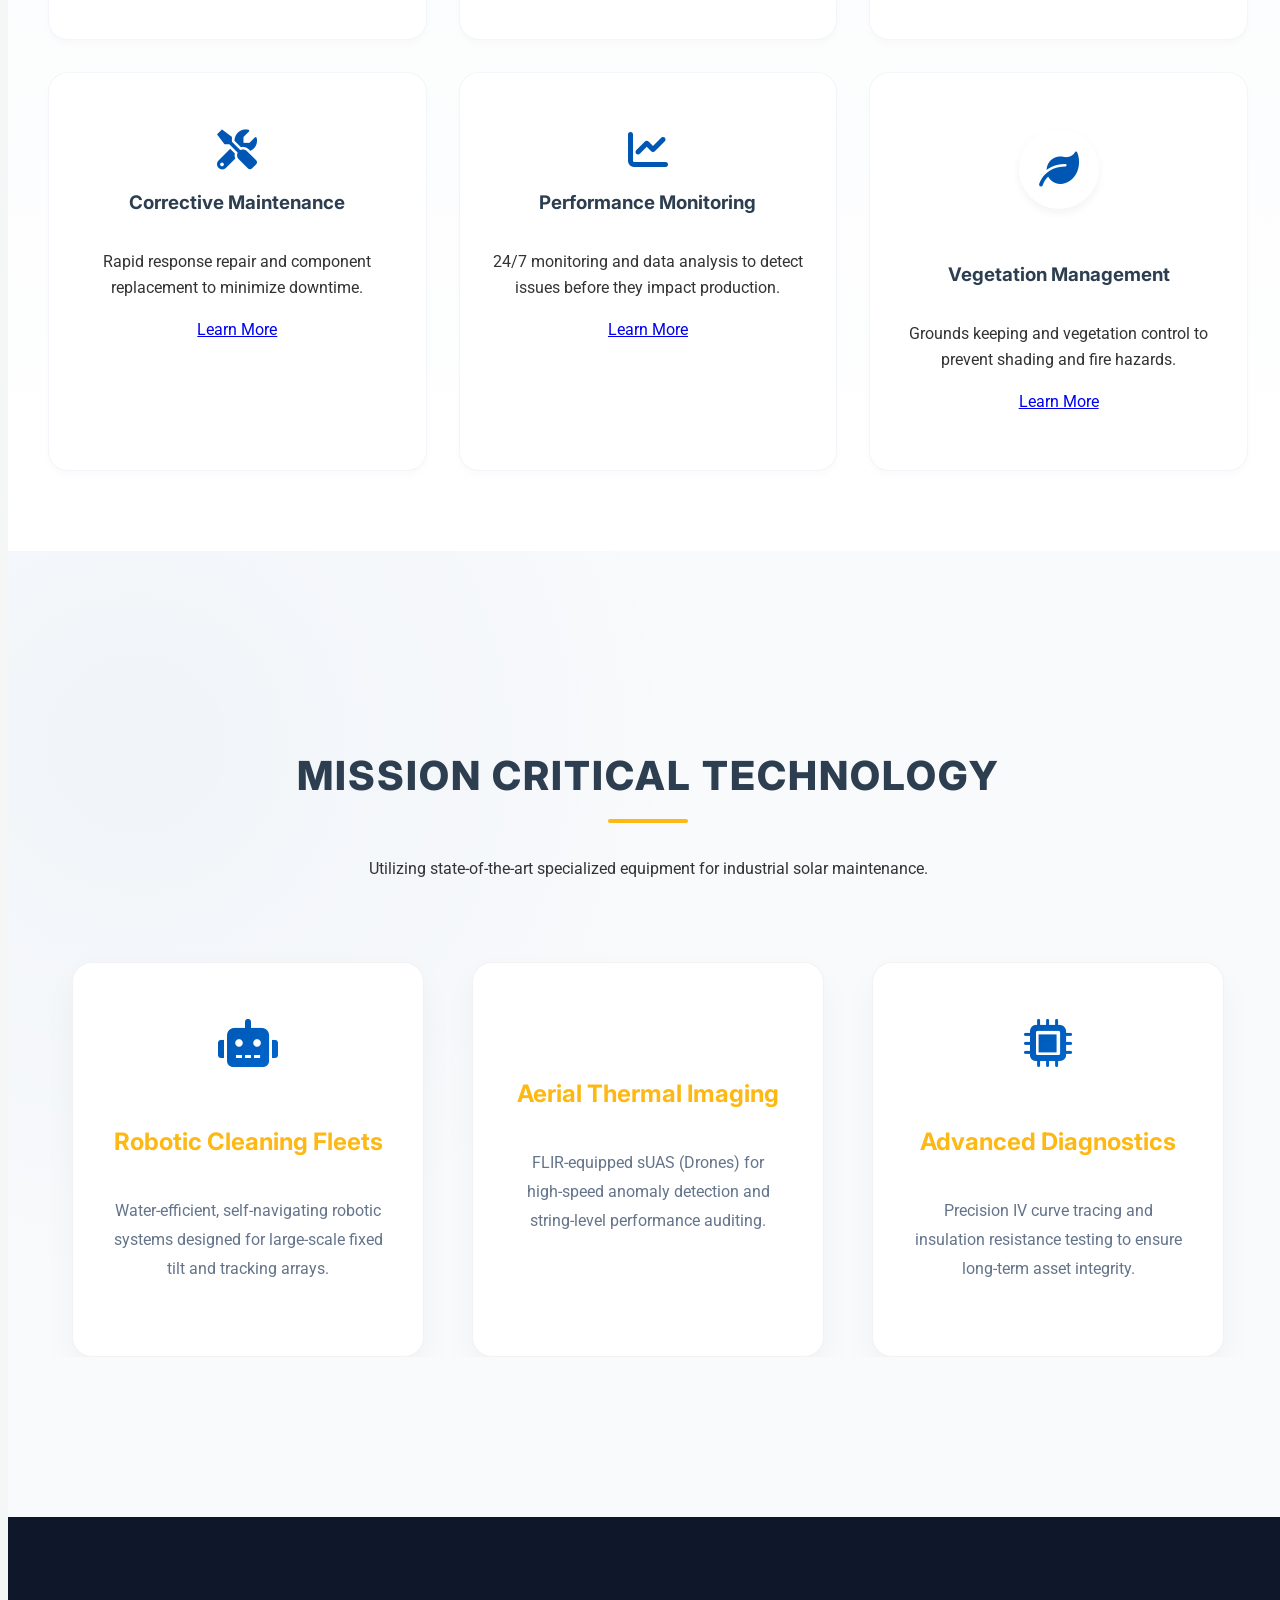
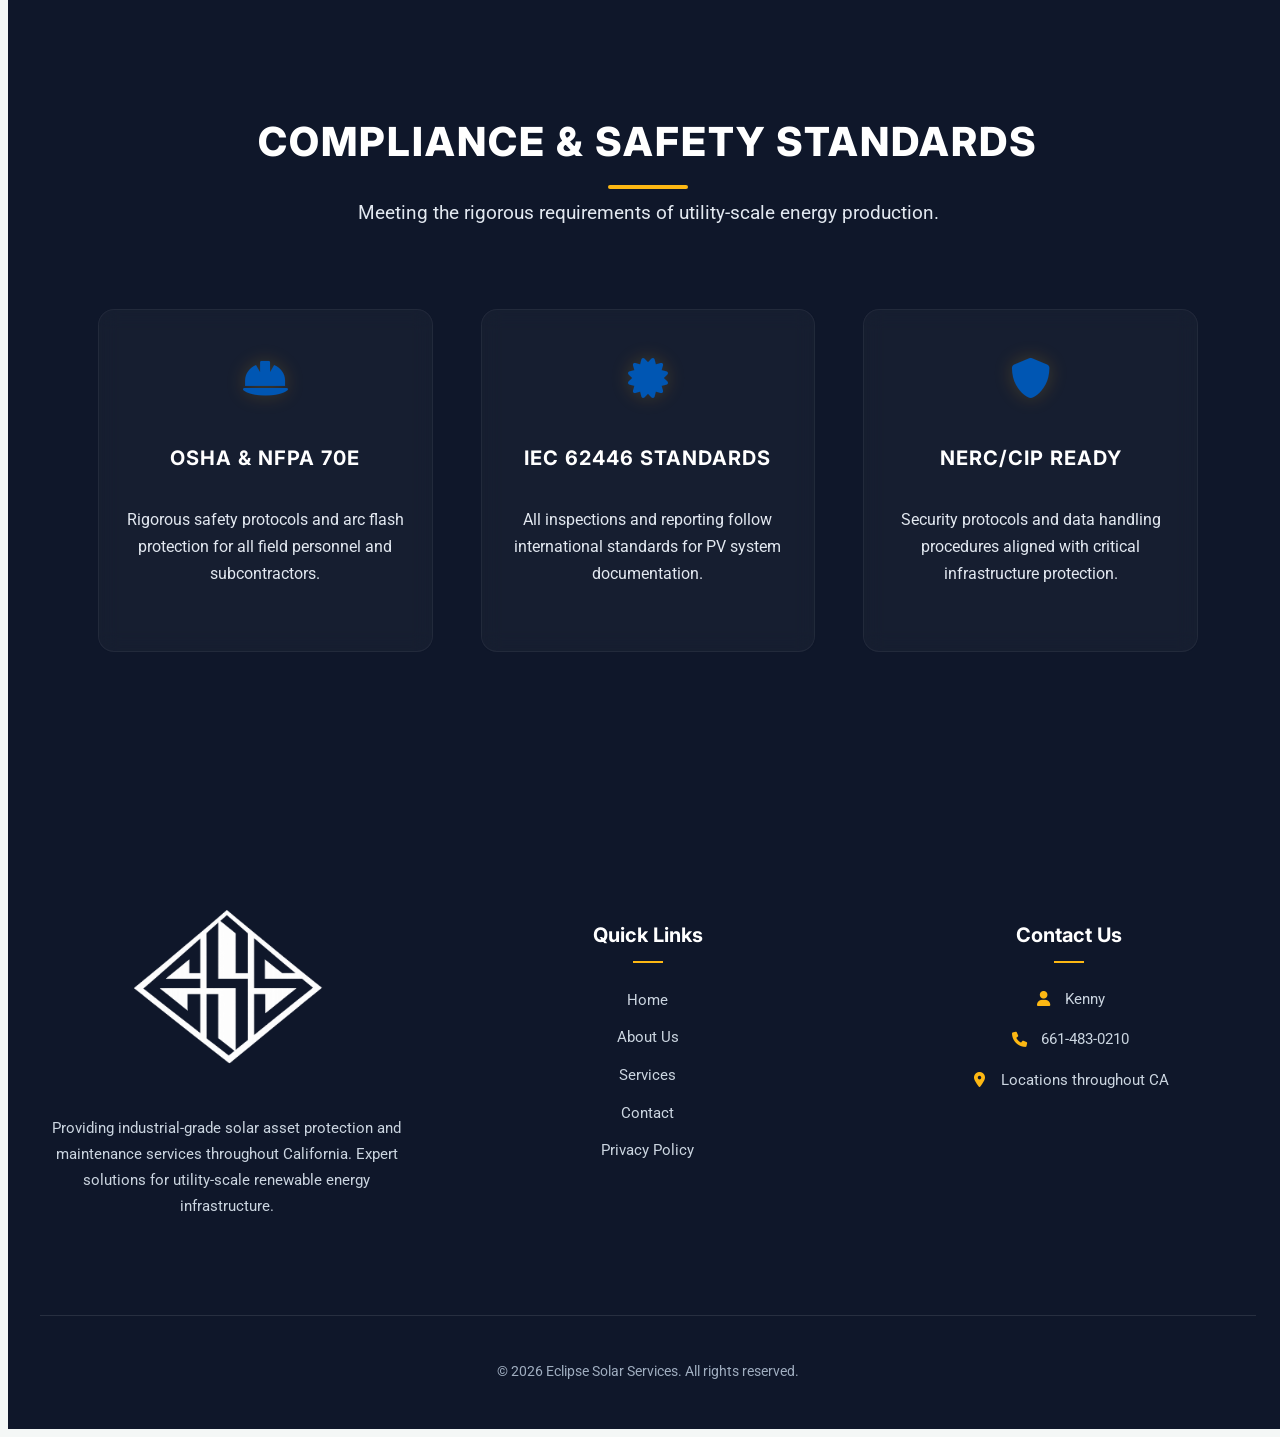
<file: services.html>
<!DOCTYPE html>
<html lang="en">

<head>
    <meta charset="UTF-8">
    <meta name="viewport" content="width=device-width, initial-scale=1.0">
    <title>Eclipse Solar Services | Power Your Future</title>
    <link rel="icon" type="image/x-icon" href="assets/img/favicon.ico">
    <meta name="description"
        content="Professional solar panel installation and renewable energy solutions. Save money and the planet with Eclipse Solar Services.">
    <!-- Google Fonts -->
    <link rel="preconnect" href="https://fonts.googleapis.com">
    <link rel="preconnect" href="https://fonts.gstatic.com" crossorigin>
    <link href="https://fonts.googleapis.com/css2?family=Inter:wght@400;700&family=Roboto:wght@400;500&display=swap"
        rel="stylesheet">
    <!-- Main CSS -->
    <link rel="stylesheet" href="assets/css/style.css">
    <!-- Font Awesome (for icons) -->
    <link rel="stylesheet" href="https://cdnjs.cloudflare.com/ajax/libs/font-awesome/6.0.0/css/all.min.css">
</head>

<body>

    <!-- Header -->
    <header>
        <nav>
            <a href="index.html" class="logo">
                <img src="assets/img/logo.webp" alt="Eclipse Solar Services Logo" class="logo-img">
                <span class="logo-text">Eclipse<span>Solar</span></span>
            </a>
            <ul class="nav-links">
                <li><a href="index.html">Home</a></li>
                <li><a href="services.html">Services</a></li>
                <li><a href="about.html">About</a></li>
                <li><a href="contact.html">Contact</a></li>
                    <li><a href="tel:661-483-0210" class="btn-cta header-cta">Get a Free Quote</a></li>
            </ul>
                
            <div class="menu-toggle" id="mobile-menu">
                <i class="fas fa-bars"></i>
            </div>
        </nav>
    </header>

    <!-- Hero Section -->
    <section class="hero hero-services">
        <div class="hero-content">
            <h1>Our Services</h1>
            <p>Comprehensive solar operations and maintenance solutions for utility-scale energy infrastructure.</p>
            <a href="tel:661-483-0210" class="btn-cta">Request O&M Proposal</a>
        </div>
    </section>

    <!-- Services List -->
    <section class="features">
        <h2>What We Offer</h2>
        <p>From cleaning to complex electrical diagnostics.</p>
        <div class="features-grid">
            <div class="feature-card">
                <i class="fas fa-broom feature-icon"></i>
                <h3>High-Volume Cleaning</h3>
                <p>Automated and manual cleaning solutions optimized for 50MW+ sites to restore peak generation.</p>
                <a href="cleaning.html" class="btn-secondary">Learn More</a>
            </div>
            <div class="feature-card">
                <i class="fas fa-car-battery feature-icon"></i>
                <h3>BESS Performance Testing</h3>
                <p>Advanced diagnostics for Battery Energy Storage Systems supporting grid stability.</p>
                <a href="bess.html" class="btn-secondary">Learn More</a>
            </div>
            <div class="feature-card">
                <i class="fas fa-clipboard-check feature-icon"></i>
                <h3>Commissioning & Inspections</h3>
                <p>End-of-warranty and commissioning checks for large-scale installations (IEC 62446 compliant).</p>
                <a href="audits.html" class="btn-secondary">Learn More</a>
            </div>
            <div class="feature-card">
                <i class="fas fa-tools feature-icon"></i>
                <h3>Corrective Maintenance</h3>
                <p>Rapid response repair and component replacement to minimize downtime.</p>
                <a href="maintenance.html" class="btn-secondary">Learn More</a>
            </div>
            <div class="feature-card">
                <i class="fas fa-chart-line feature-icon"></i>
                <h3>Performance Monitoring</h3>
                <p>24/7 monitoring and data analysis to detect issues before they impact production.</p>
                <a href="monitoring.html" class="btn-secondary">Learn More</a>
            </div>
            <div class="feature-card">
                <div class="feature-icon-wrapper">
                    <i class="fas fa-leaf feature-icon"></i>
                </div>
                <h3>Vegetation Management</h3>
                <p>Grounds keeping and vegetation control to prevent shading and fire hazards.</p>
                <a href="vegetation.html" class="btn-secondary">Learn More</a>
            </div>
        </div>
    </section>

    <!-- Technical Excellence Section -->
    <section class="info-section">
        <div class="container text-center">
            <h2>Mission Critical Technology</h2>
            <p>Utilizing state-of-the-art specialized equipment for industrial solar maintenance.</p>
            <div class="info-grid">
                <div class="info-card">
                    <i class="fas fa-robot"></i>
                    <h3>Robotic Cleaning Fleets</h3>
                    <p>Water-efficient, self-navigating robotic systems designed for large-scale fixed tilt and tracking
                        arrays.</p>
                </div>
                <div class="info-card">
                    <i class="fas fa-drone"></i>
                    <h3>Aerial Thermal Imaging</h3>
                    <p>FLIR-equipped sUAS (Drones) for high-speed anomaly detection and string-level performance
                        auditing.</p>
                </div>
                <div class="info-card">
                    <i class="fas fa-microchip"></i>
                    <h3>Advanced Diagnostics</h3>
                    <p>Precision IV curve tracing and insulation resistance testing to ensure long-term asset integrity.
                    </p>
                </div>
            </div>
        </div>
    </section>

    <!-- Compliance Section -->
    <section class="compliance-section">
        <div class="container">
            <h2 class="text-white text-center">Compliance & Safety Standards</h2>
            <p class="text-center">Meeting the rigorous requirements of utility-scale energy production.</p>
            <div class="compliance-grid">
                <div class="compliance-item">
                    <i class="fas fa-hard-hat"></i>
                    <h3 class="text-white">OSHA & NFPA 70E</h3>
                    <p>Rigorous safety protocols and arc flash protection for all field personnel and subcontractors.
                    </p>
                </div>
                <div class="compliance-item">
                    <i class="fas fa-certificate"></i>
                    <h3 class="text-white">IEC 62446 Standards</h3>
                    <p>All inspections and reporting follow international standards for PV system documentation.</p>
                </div>
                <div class="compliance-item">
                    <i class="fas fa-shield-alt"></i>
                    <h3 class="text-white">NERC/CIP Ready</h3>
                    <p>Security protocols and data handling procedures aligned with critical infrastructure protection.
                    </p>
                </div>
            </div>
        </div>
    </section>

    <!-- Footer -->
    <footer id="contact">
        <div class="footer-container">
            <div class="footer-column footer-about">
                <div class="footer-logo">
                    <img src="assets/img/logo.webp" alt="Eclipse Solar Services Logo" class="logo-img">
                </div>
                <p>Providing industrial-grade solar asset protection and maintenance services throughout California.
                    Expert solutions for utility-scale renewable energy infrastructure.</p>
            </div>
            <div class="footer-column footer-links">
                <h4>Quick Links</h4>
                <ul>
                    <li><a href="index.html">Home</a></li>
                    <li><a href="about.html">About Us</a></li>
                    <li><a href="services.html">Services</a></li>
                    <li><a href="contact.html">Contact</a></li>
                    <li><a href="privacy.html">Privacy Policy</a></li>
                </ul>
            </div>
            <div class="footer-column footer-contact">
                <h4>Contact Us</h4>
                <p><i class="fas fa-user"></i> Kenny</p>
                <p><i class="fas fa-phone"></i> <a href="tel:6614830210"
                        style="color: inherit; text-decoration: none;">661-483-0210</a></p>
                <p><i class="fas fa-map-marker-alt"></i> Locations throughout CA</p>
            </div>
        </div>
        <div class="footer-bottom">
            <p>&copy; 2026 Eclipse Solar Services. All rights reserved.</p>
        </div>
    </footer>

    <script src="assets/js/main.js"></script>
</body>

</html>
</file>
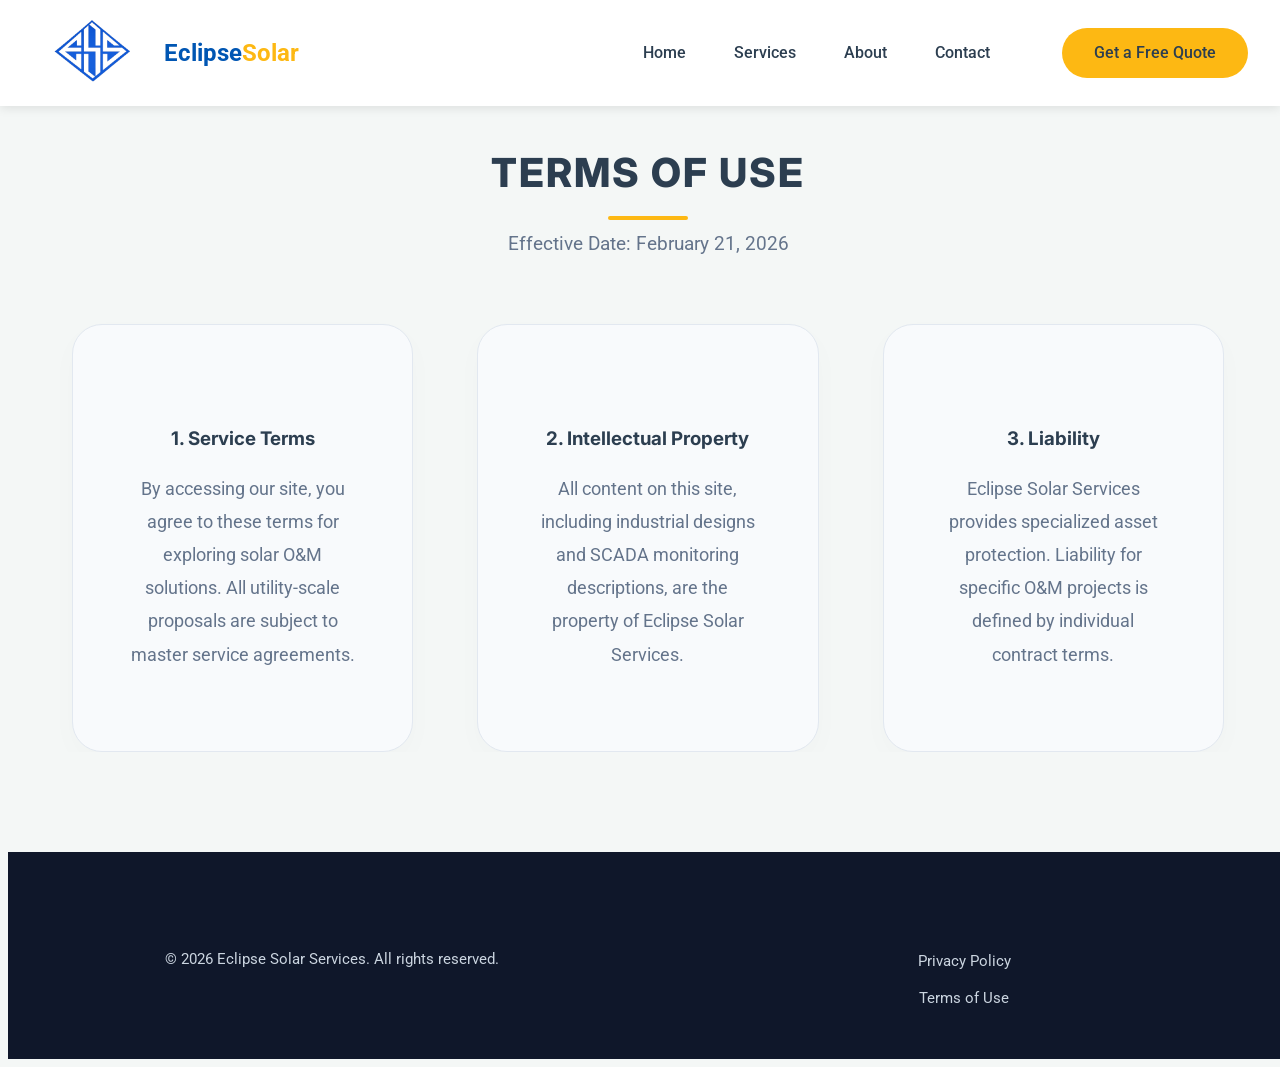
<file: terms.html>
<!DOCTYPE html>
<html lang="en">

<head>
    <meta charset="UTF-8">
    <meta name="viewport" content="width=device-width, initial-scale=1.0">
    <title>Terms of Use | Eclipse Solar Services</title>
    <link rel="icon" type="image/x-icon" href="assets/img/favicon.ico">
    <meta name="description" content="Terms of Use for Eclipse Solar Services.">
    <!-- Google Fonts -->
    <link rel="preconnect" href="https://fonts.googleapis.com">
    <link rel="preconnect" href="https://fonts.gstatic.com" crossorigin>
    <link href="https://fonts.googleapis.com/css2?family=Inter:wght@400;700&family=Roboto:wght@400;500&display=swap"
        rel="stylesheet">
    <!-- Main CSS -->
    <link rel="stylesheet" href="assets/css/style.css">
    <!-- Font Awesome (for icons) -->
    <link rel="stylesheet" href="https://cdnjs.cloudflare.com/ajax/libs/font-awesome/6.0.0/css/all.min.css">
</head>

<body>

    <!-- Header -->
    <header>
        <nav>
            <a href="index.html" class="logo">
                <img src="assets/img/logo.webp" alt="Eclipse Solar Services Logo" class="logo-img">
                <span class="logo-text">Eclipse<span>Solar</span></span>
            </a>
            <ul class="nav-links">
                <li><a href="index.html">Home</a></li>
                <li><a href="services.html">Services</a></li>
                <li><a href="about.html">About</a></li>
                <li><a href="contact.html">Contact</a></li>
                    <li><a href="tel:661-483-0210" class="btn-cta header-cta">Get a Free Quote</a></li>
            </ul>
                
        </nav>
    </header>

    <!-- Content -->
    <section class="service-detail-section">
        <div class="container">
            <h2>Terms of Use</h2>
            <p class="text-center">Effective Date: February 21, 2026</p>

            <div class="about-grid">
                <div class="about-card">
                    <h3>1. Service Terms</h3>
                    <p>By accessing our site, you agree to these terms for exploring solar O&M solutions. All
                        utility-scale proposals are subject to master service agreements.</p>
                </div>
                <div class="about-card">
                    <h3>2. Intellectual Property</h3>
                    <p>All content on this site, including industrial designs and SCADA monitoring descriptions, are the
                        property of Eclipse Solar Services.</p>
                </div>
                <div class="about-card">
                    <h3>3. Liability</h3>
                    <p>Eclipse Solar Services provides specialized asset protection. Liability for specific O&M projects
                        is defined by individual contract terms.</p>
                </div>
            </div>
        </div>
    </section>

    <!-- Footer -->
    <footer>
        <div class="footer-container">
            <div class="footer-column footer-about">
                <p>&copy; 2026 Eclipse Solar Services. All rights reserved.</p>
            </div>
            <div class="footer-column footer-links">
                <ul>
                    <li><a href="privacy.html">Privacy Policy</a></li>
                    <li><a href="terms.html">Terms of Use</a></li>
                </ul>
            </div>
        </div>
    </footer>

</body>

</html>
</file>
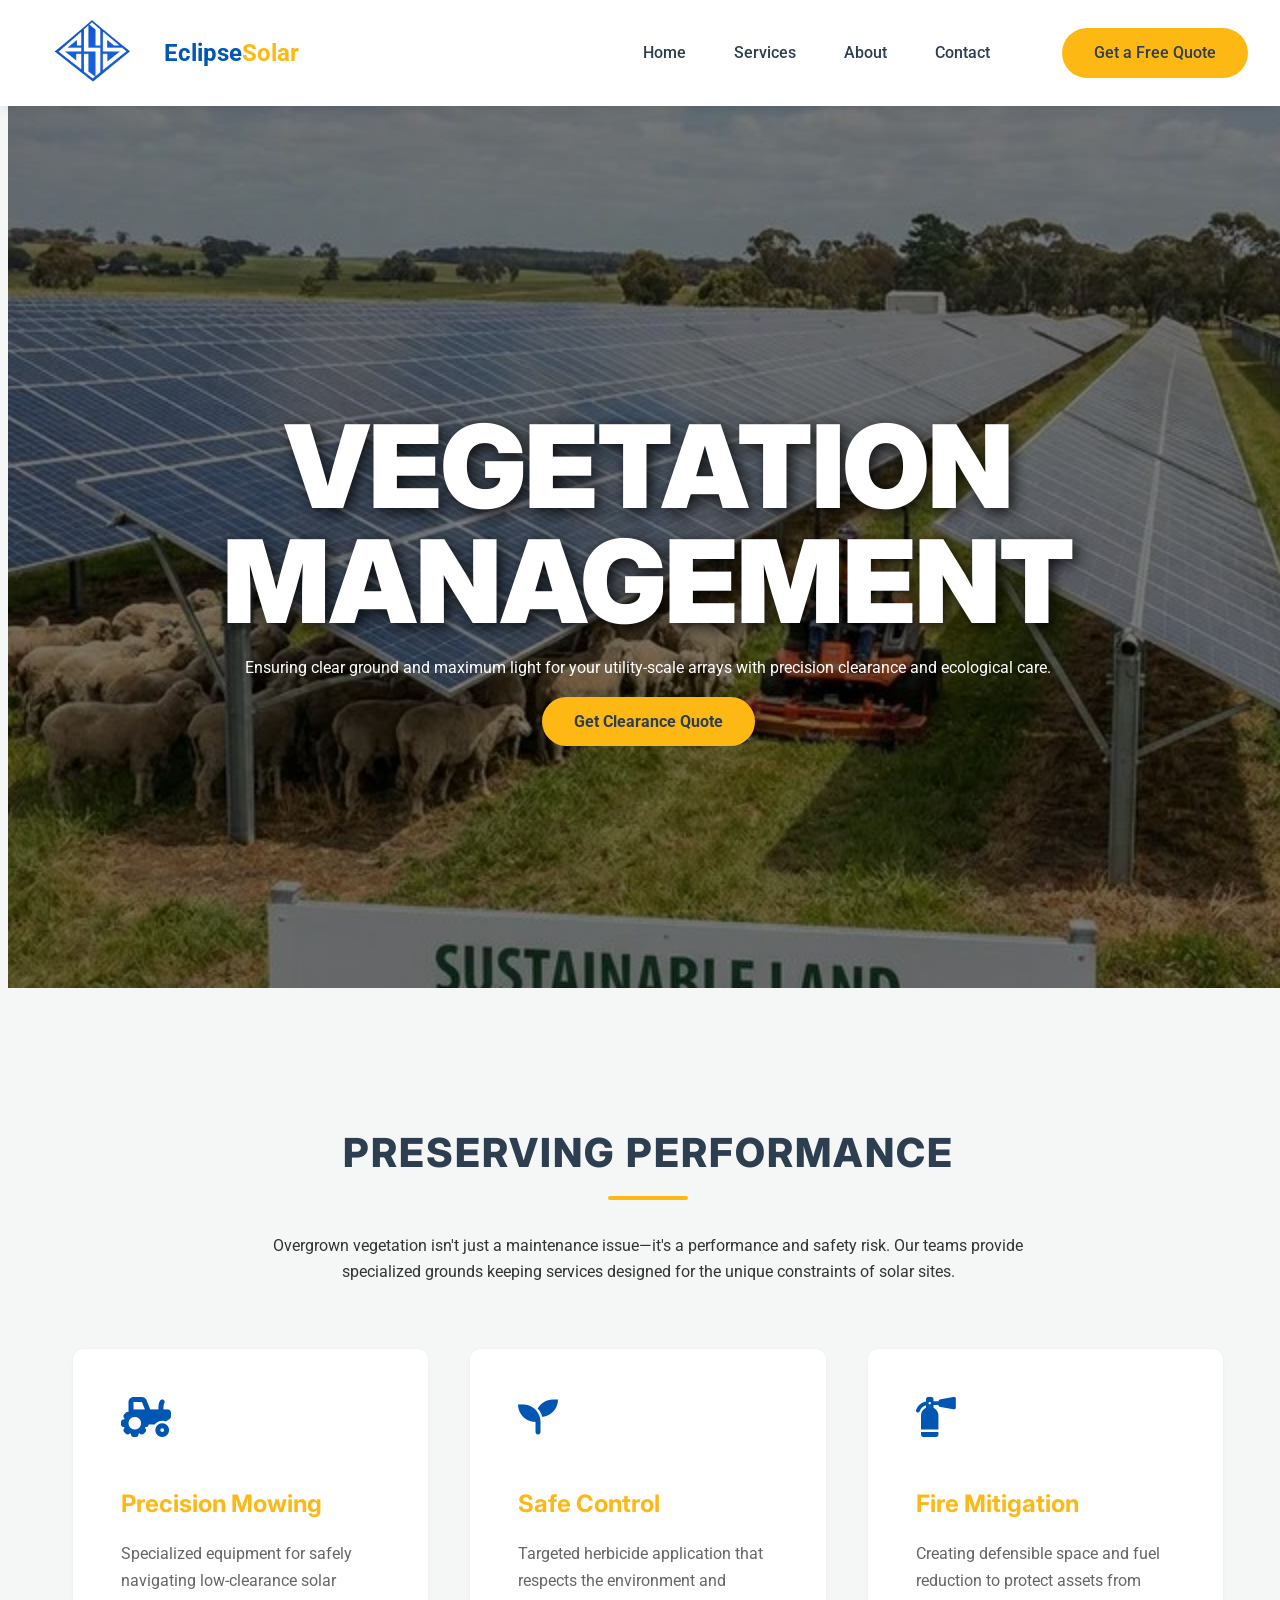
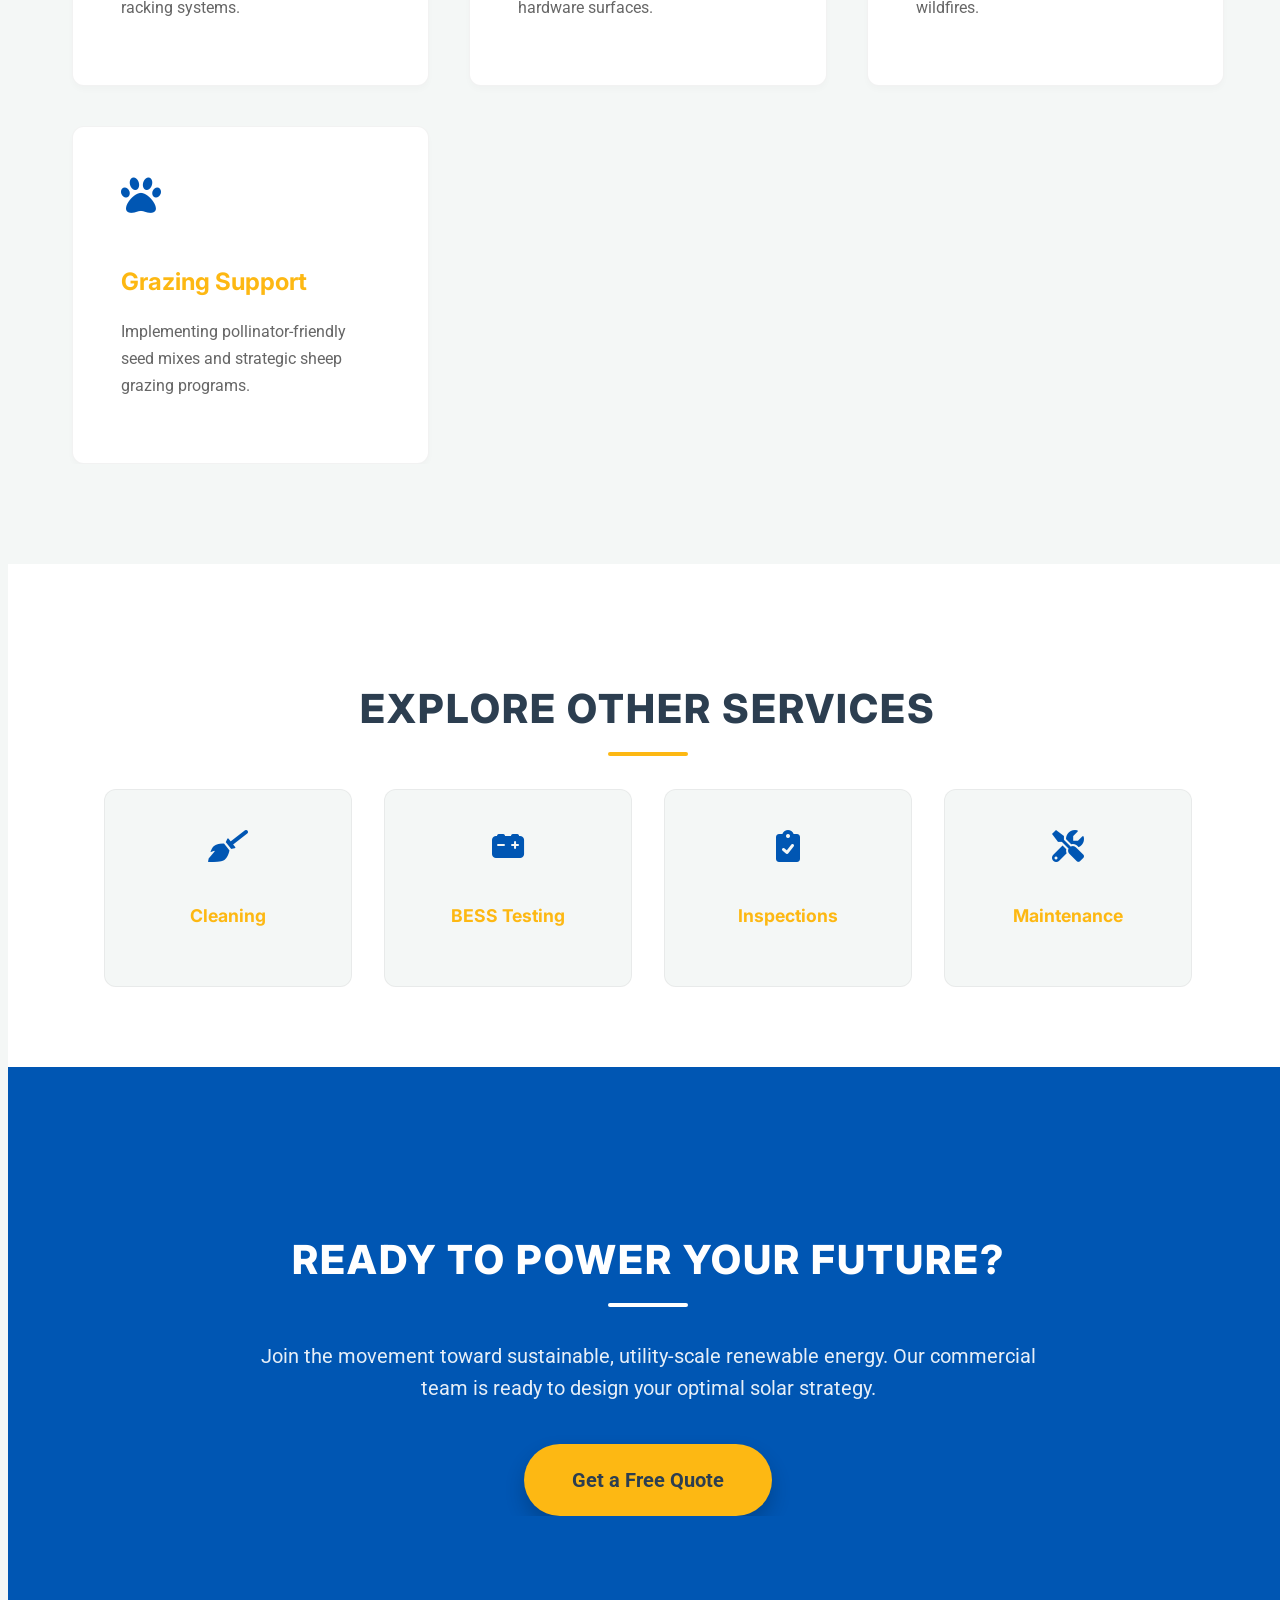
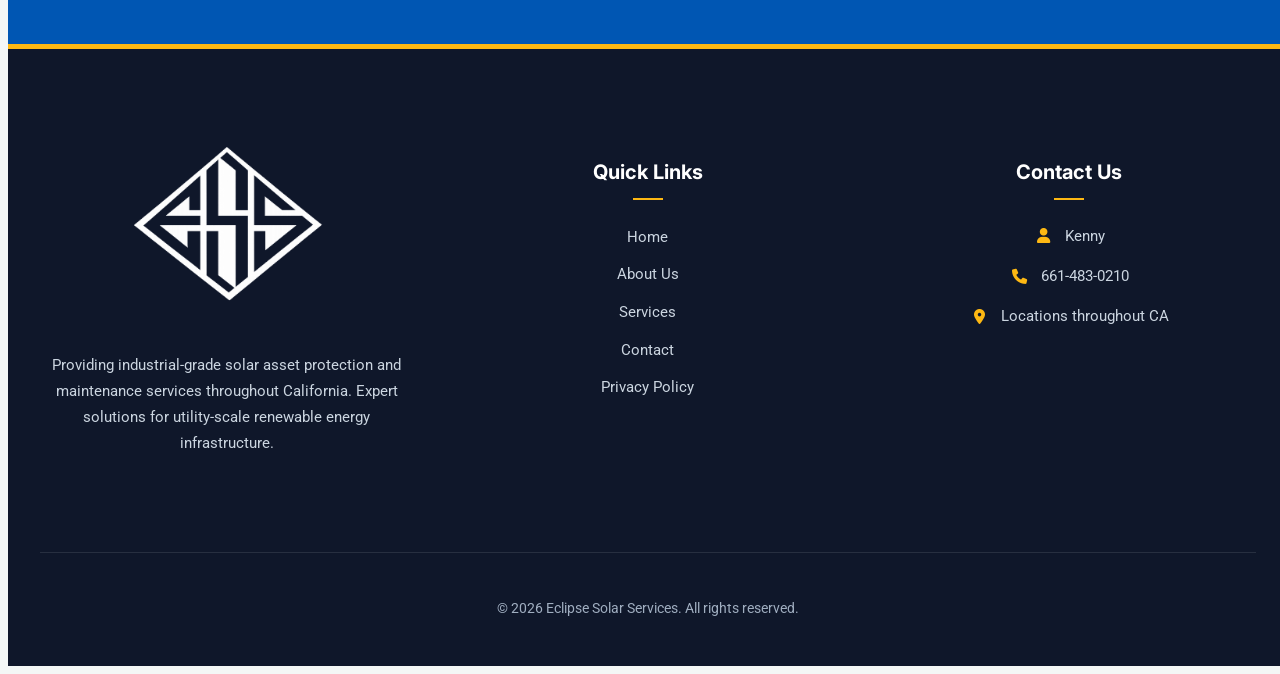
<file: vegetation.html>
<!DOCTYPE html>
<html lang="en">

<head>
    <meta charset="UTF-8">
    <meta name="viewport" content="width=device-width, initial-scale=1.0">
    <title>Vegetation Management | Eclipse Solar Services</title>
    <link rel="icon" type="image/x-icon" href="assets/img/favicon.ico">
    <meta name="description"
        content="Professional grounds keeping and vegetation control for large-scale solar farms to prevent shading and fire hazards.">
    <!-- Google Fonts -->
    <link rel="preconnect" href="https://fonts.googleapis.com">
    <link rel="preconnect" href="https://fonts.gstatic.com" crossorigin>
    <link href="https://fonts.googleapis.com/css2?family=Inter:wght@400;700&family=Roboto:wght@400;500&display=swap"
        rel="stylesheet">
    <!-- Main CSS -->
    <link rel="stylesheet" href="assets/css/style.css">
    <!-- Font Awesome (for icons) -->
    <link rel="stylesheet" href="https://cdnjs.cloudflare.com/ajax/libs/font-awesome/6.0.0/css/all.min.css">
</head>

<body>

    <!-- Header -->
    <header>
        <nav>
            <a href="index.html" class="logo">
                <img src="assets/img/logo.webp" alt="Eclipse Solar Services Logo" class="logo-img">
                <span class="logo-text">Eclipse<span>Solar</span></span>
            </a>
            <ul class="nav-links">
                <li><a href="index.html">Home</a></li>
                <li><a href="services.html">Services</a></li>
                <li><a href="about.html">About</a></li>
                <li><a href="contact.html">Contact</a></li>
                    <li><a href="tel:661-483-0210" class="btn-cta header-cta">Get a Free Quote</a></li>
            </ul>
                
            <div class="menu-toggle" id="mobile-menu">
                <i class="fas fa-bars"></i>
            </div>
        </nav>
    </header>

    <!-- Hero Section -->
    <section class="hero hero-vegetation">
        <div class="hero-content">
            <h1>Vegetation Management</h1>
            <p>Ensuring clear ground and maximum light for your utility-scale arrays with precision clearance and
                ecological care.</p>
            <a href="tel:661-483-0210" class="btn-cta">Get Clearance Quote</a>
        </div>
    </section>

    <!-- Content -->
    <section class="service-detail-section">
        <div class="container">
            <div style="text-align: center; max-width: 800px; margin: 0 auto;">
                <h2>Preserving Performance</h2>
                <p>Overgrown vegetation isn't just a maintenance issue—it's a performance and safety risk. Our teams
                    provide specialized grounds keeping services designed for the unique constraints of solar sites.</p>
            </div>

            <div class="service-benefits-grid">
                <div class="benefit-card">
                    <i class="fas fa-tractor"></i>
                    <h3>Precision Mowing</h3>
                    <p>Specialized equipment for safely navigating low-clearance solar racking systems.</p>
                </div>
                <div class="benefit-card">
                    <i class="fas fa-seedling"></i>
                    <h3>Safe Control</h3>
                    <p>Targeted herbicide application that respects the environment and hardware surfaces.</p>
                </div>
                <div class="benefit-card">
                    <i class="fas fa-fire-extinguisher"></i>
                    <h3>Fire Mitigation</h3>
                    <p>Creating defensible space and fuel reduction to protect assets from wildfires.</p>
                </div>
                <div class="benefit-card">
                    <i class="fas fa-paw"></i>
                    <h3>Grazing Support</h3>
                    <p>Implementing pollinator-friendly seed mixes and strategic sheep grazing programs.</p>
                </div>
            </div>
        </div>
    </section>

    <!-- Related Services -->
    <section class="related-services">
        <div class="container">
            <h2>Explore Other Services</h2>
            <div class="related-services-grid">
                <a href="cleaning.html" class="related-service-card">
                    <i class="fas fa-broom"></i>
                    <h4>Cleaning</h4>
                </a>
                <a href="bess.html" class="related-service-card">
                    <i class="fas fa-car-battery"></i>
                    <h4>BESS Testing</h4>
                </a>
                <a href="audits.html" class="related-service-card">
                    <i class="fas fa-clipboard-check"></i>
                    <h4>Inspections</h4>
                </a>
                <a href="maintenance.html" class="related-service-card">
                    <i class="fas fa-tools"></i>
                    <h4>Maintenance</h4>
                </a>
            </div>
        </div>
    </section>

    <!-- CTA Section -->
    <section class="cta-section">
        <div class="container">
            <h2>Ready to Power Your Future?</h2>
            <p>Join the movement toward sustainable, utility-scale renewable energy. Our commercial team is ready to
                design your optimal solar strategy.</p>
            <a href="tel:661-483-0210" class="btn-cta">Get a Free Quote</a>
        </div>
    </section>

    <!-- Footer -->
    <footer id="contact">
        <div class="footer-container">
            <div class="footer-column footer-about">
                <div class="footer-logo">
                    <img src="assets/img/logo.webp" alt="Eclipse Solar Services Logo" class="logo-img">
                </div>
                <p>Providing industrial-grade solar asset protection and maintenance services throughout California.
                    Expert solutions for utility-scale renewable energy infrastructure.</p>
            </div>
            <div class="footer-column footer-links">
                <h4>Quick Links</h4>
                <ul>
                    <li><a href="index.html">Home</a></li>
                    <li><a href="about.html">About Us</a></li>
                    <li><a href="services.html">Services</a></li>
                    <li><a href="contact.html">Contact</a></li>
                    <li><a href="privacy.html">Privacy Policy</a></li>
                </ul>
            </div>
            <div class="footer-column footer-contact">
                <h4>Contact Us</h4>
                <p><i class="fas fa-user"></i> Kenny</p>
                <p><i class="fas fa-phone"></i> <a href="tel:6614830210"
                        style="color: inherit; text-decoration: none;">661-483-0210</a></p>
                <p><i class="fas fa-map-marker-alt"></i> Locations throughout CA</p>
            </div>
        </div>
        <div class="footer-bottom">
            <p>&copy; 2026 Eclipse Solar Services. All rights reserved.</p>
        </div>
    </footer>

    <script src="assets/js/main.js"></script>
</body>

</html>
</file>
<file: assets/css/style.css>
/* Eclipse Solar Services - Pro Theme */
:root {
    --primary-color: #0056b3;
    /* Deep Sky Blue */
    --secondary-color: #fdb813;
    /* Sun Yellow */
    --accent-color: #2c3e50;
    /* Dark Slate */
    --text-color: #333;
    --light-bg: #f4f7f6;
    --white: #ffffff;
    --font-heading: 'Inter', sans-serif;
    --font-body: 'Roboto', sans-serif;
}

html,
body {
    overflow-x: hidden;
    width: 100%;
    position: relative;
    font-family: var(--font-body);
    line-height: 1.6;
    color: var(--text-color);
    background-color: var(--light-bg);
    -webkit-overflow-scrolling: touch;
}

* {
    box-sizing: border-box;
    max-width: 100%;
}

h1,
h3,
h4,
h5,
h6 {
    font-family: var(--font-heading);
    color: var(--accent-color);
    margin-bottom: 1rem;
}

h2 {
    font-family: var(--font-heading);
    color: var(--accent-color);
    font-size: 2.5rem;
    font-weight: 800;
    text-transform: uppercase;
    letter-spacing: 2px;
    margin-bottom: 3rem;
    position: relative;
    display: block;
    text-align: center;
}

h2::after {
    content: '';
    position: absolute;
    bottom: -15px;
    left: 50%;
    transform: translateX(-50%);
    width: 80px;
    height: 4px;
    background-color: var(--secondary-color);
    border-radius: 2px;
}

.text-center {
    text-align: center !important;
}

section p.section-subtitle,
.container>p.text-center {
    max-width: 800px;
    margin: -1.5rem auto 4rem;
    font-size: 1.2rem;
    color: #64748b;
}

/* Header & Nav */
header {
    background-color: var(--white);
    box-shadow: 0 2px 10px rgba(0, 0, 0, 0.1);
    position: fixed;
    top: 0;
    left: 0;
    width: 100%;
    z-index: 1000;
}

nav {
    display: flex;
    justify-content: space-between;
    align-items: center;
    max-width: 1400px;
    /* Increased max-width for better desktop feel */
    margin: 0 auto;
    padding: 0.75rem 2rem;
}

.logo {
    flex: 1;
    text-decoration: none;
    display: flex;
    align-items: center;
    gap: 0.75rem;
}

.logo-img {
    height: 80px;
    width: auto;
    object-fit: contain;
}

.logo-text {
    font-size: clamp(1.1rem, 4vw, 1.5rem);
    font-weight: 700;
    color: var(--primary-color);
    white-space: nowrap;
}

.logo-text span {
    color: var(--secondary-color);
}

.footer-logo {
    margin-bottom: 1.5rem;
}

.footer-logo .logo-img {
    height: 200px;
    filter: brightness(0) invert(1);
    /* Make it white in the footer */
    display: block;
    margin: 0 auto;
}

.nav-links {
    list-style: none;
    display: flex;
    gap: 3rem;
    flex: 2;
    justify-content: flex-end;
    /* Push links and CTA to the right on desktop */
    align-items: center;
}

.nav-links li:last-child {
    margin-left: 1.5rem;
    /* Space before the CTA button on desktop */
}

.nav-links li a {
    text-decoration: none;
    color: var(--accent-color);
    font-weight: 500;
    transition: color 0.3s ease;
}

.nav-links li a:hover {
    color: var(--primary-color);
}

/* On desktop, the CTA inside the list should still look like a button */
.header-cta {
    display: inline-block;
}

.menu-toggle {
    display: none;
    font-size: 1.5rem;
    cursor: pointer;
    color: var(--primary-color);
}

/* Mobile Responsive Header */
@media (max-width: 768px) {
    nav {
        padding: 0.75rem 1.25rem;
    }

    .logo-img {
        height: 55px;
        /* Scaled down for mobile navigation */
    }

    .nav-links {
        display: none;
        flex-direction: column;
        position: absolute;
        top: 100%;
        left: 0;
        width: 100%;
        background-color: var(--white);
        padding: 2rem;
        box-shadow: 0 10px 15px rgba(0, 0, 0, 0.1);
        z-index: 999;
        gap: 1.5rem;
        text-align: center;
    }

    .nav-links.active {
        display: flex;
    }

    .menu-toggle {
        display: block;
    }

    .logo-text {
        font-size: 1.1rem;
    }

    .header-cta {
        display: block !important;
        /* Always show inside the menu on mobile */
        margin-top: 1.5rem;
    }

    .btn-cta {
        margin-top: 1.5rem;
        display: inline-block;
        width: 100%;
    }
}

.btn-cta {
    background-color: var(--secondary-color);
    color: var(--accent-color);
    padding: 0.75rem 2rem;
    border-radius: 50px;
    text-decoration: none;
    font-weight: 700;
    transition: transform 0.3s, box-shadow 0.3s;
    display: inline-block;
    border: none;
    cursor: pointer;
    text-align: center;
}

.btn-cta:hover {
    transform: translateY(-2px);
    box-shadow: 0 4px 15px rgba(253, 184, 19, 0.3);
}

/* Hero Section */
.hero {
    height: 100vh;
    min-height: 600px;
    background-image: linear-gradient(rgba(0, 0, 0, 0.3), rgba(0, 0, 0, 0.3)), url('../img/ground_mount_solar_hero.webp');
    background-size: cover;
    background-position: center;
    display: flex;
    align-items: flex-start;
    justify-content: center;
    text-align: center;
    color: var(--white);
    position: relative;
    padding: 25vh 1rem 2rem;
    margin-top: 80px;
}

.hero-about {
    background-image: linear-gradient(rgba(0, 0, 0, 0.3), rgba(0, 0, 0, 0.3)), url('../img/about_us_hero.webp');
}

.hero-services {
    background-image: linear-gradient(rgba(0, 0, 0, 0.3), rgba(0, 0, 0, 0.3)), url('../img/services_hero.webp');
}

.hero-contact {
    background-image: linear-gradient(rgba(0, 0, 0, 0.3), rgba(0, 0, 0, 0.3)), url('../img/contact_us_hero.webp');
}

.hero-content {
    max-width: 900px;
    width: 100%;
}

.hero-content h1 {
    font-size: clamp(1.4rem, 9vw, 8.5rem);
    /* Scaled down for 320px narrow mobile fit */
    color: var(--white);
    margin-bottom: 0.5rem;
    text-shadow: 4px 4px 15px rgba(0, 0, 0, 0.8);
    line-height: 1.0;
    font-weight: 900;
    text-transform: uppercase;
    letter-spacing: -1px;
    overflow-wrap: normal;
    word-break: normal;
    hyphens: none;
}


.hero-content h3 {
    font-size: clamp(1.5rem, 4vw, 3rem);
    color: var(--white);
    margin-bottom: 3.5rem;
    font-weight: 700;
    letter-spacing: 2px;
    text-transform: uppercase;
    text-shadow: 2px 2px 8px rgba(0, 0, 0, 0.6);
    opacity: 0.95;
}


/* Features Section */
.features {
    padding: 5rem 2rem;
    background: linear-gradient(180deg, #f8fafc 0%, #ffffff 100%);
    text-align: center;
}

.features-grid {
    display: grid;
    grid-template-columns: repeat(auto-fit, minmax(280px, 1fr));
    gap: 2rem;
    max-width: 1200px;
    margin: 3rem auto 0;
}

.feature-card {
    padding: 3.5rem 1.5rem;
    border-radius: 20px;
    background: var(--white);
    transition: all 0.4s cubic-bezier(0.165, 0.84, 0.44, 1);
    border: 1px solid rgba(0, 74, 153, 0.05);
    text-align: center;
    display: flex;
    flex-direction: column;
    align-items: center;
    box-shadow: 0 4px 6px rgba(0, 0, 0, 0.02);
    width: 100%;
}

.feature-card:hover {
    transform: translateY(-12px);
    box-shadow: 0 30px 60px rgba(0, 74, 153, 0.08);
    border-color: var(--primary-color);
}

.feature-icon-wrapper {
    width: 80px;
    height: 80px;
    background: var(--white);
    border-radius: 50%;
    display: flex;
    align-items: center;
    justify-content: center;
    margin-bottom: 2rem;
    box-shadow: 0 4px 10px rgba(0, 0, 0, 0.05);
}

.feature-icon {
    font-size: 2.5rem;
    color: var(--primary-color);
}

/* Footer */
footer {
    background-color: #0f172a;
    color: var(--white);
    padding: 5rem 2rem 2rem;
}

.footer-container {
    max-width: 1200px;
    margin: 0 auto;
    display: grid;
    grid-template-columns: repeat(auto-fit, minmax(280px, 1fr));
    gap: 4rem;
    text-align: center;
}

.footer-column h4 {
    color: var(--white);
    font-size: 1.25rem;
    margin-bottom: 1.5rem;
    position: relative;
    padding-bottom: 0.75rem;
    text-align: center;
}

.footer-column h4::after {
    content: '';
    position: absolute;
    bottom: 0;
    left: 50%;
    transform: translateX(-50%);
    width: 30px;
    height: 2px;
    background-color: var(--secondary-color);
}

.footer-about p {
    color: #cbd5e0;
    font-size: 0.95rem;
    line-height: 1.7;
}

.footer-links ul {
    list-style: none;
    padding: 0;
}

.footer-links ul li {
    margin-bottom: 0.75rem;
}

.footer-links ul li a {
    color: #cbd5e0;
    text-decoration: none;
    transition: color 0.3s ease;
    font-size: 0.95rem;
}

.footer-links ul li a:hover {
    color: var(--secondary-color);
}

.footer-contact p {
    display: flex;
    justify-content: center;
    align-items: center;
    gap: 0.75rem;
    color: #cbd5e0;
    margin-bottom: 1rem;
    font-size: 0.95rem;
}

.footer-contact i {
    color: var(--secondary-color);
    width: 20px;
}

.footer-bottom {
    margin-top: 5rem;
    padding-top: 2rem;
    border-top: 1px solid rgba(255, 255, 255, 0.1);
    text-align: center;
    font-size: 0.85rem;
    color: #a0aec0;
}

/* Trust Signals / Stats Bar */
.stats-bar {
    background-color: var(--accent-color);
    color: var(--white);
    padding: 3rem 2rem;
    display: flex;
    justify-content: space-around;
    flex-wrap: wrap;
    text-align: center;
}

.stat-item {
    margin: 1rem;
}

.stat-number {
    display: block;
    font-size: 2.5rem;
    font-weight: 700;
    color: var(--secondary-color);
}

.stat-label {
    font-size: 1rem;
    text-transform: uppercase;
    letter-spacing: 1px;
}

/* Why Us Section */
.why-us {
    padding: 2.5rem 2rem;
    background: linear-gradient(180deg, #ffffff 0%, #f8fafc 100%);
    text-align: center;
}

.why-us-content {
    max-width: 800px;
    margin: 0 auto;
}

.why-us-image {
    width: 100%;
    max-width: 500px;
    margin: 0 auto 2rem;
    border-radius: 12px;
    overflow: hidden;
    box-shadow: 0 10px 30px rgba(0, 0, 0, 0.1);
}

.why-us-image img {
    width: 100%;
    display: block;
    transition: transform 0.5s;
}

.why-us-image:hover img {
    transform: scale(1.03);
}

.why-us p {
    font-size: 1.1rem;
    margin-bottom: 2rem;
    color: #555;
}

/* Process Section */
.process {
    padding: 5rem 2rem;
    background-color: var(--light-bg);
    text-align: center;
}

.process-steps {
    display: flex;
    justify-content: center;
    gap: 2rem;
    flex-wrap: wrap;
    margin-top: 3rem;
}

.step-card {
    background: var(--white);
    padding: 2.5rem 1.5rem;
    border-radius: 12px;
    box-shadow: 0 4px 6px rgba(0, 0, 0, 0.05);
    max-width: 100%;
    width: 100%;
    flex: 1;
    display: flex;
    flex-direction: column;
    align-items: center;
    position: relative;
}

.step-number {
    background-color: var(--secondary-color);
    color: var(--accent-color);
    width: 40px;
    height: 40px;
    border-radius: 50%;
    display: flex;
    align-items: center;
    justify-content: center;
    font-weight: 700;
    margin: 0 auto 1rem;
    font-size: 1.2rem;
}

/* Partners / Clients */
.partners {
    padding: 4rem 2rem;
    background-color: var(--white);
    text-align: center;
}

.partners-logos {
    display: flex;
    justify-content: center;
    gap: 3rem;
    flex-wrap: wrap;
    opacity: 0.6;
    margin-top: 2rem;
    font-weight: 700;
    font-size: 1.5rem;
    color: #888;
    align-items: center;
}

.partner-logo {
    /* Placeholder style until we have images */
    border: 2px dashed #ccc;
    padding: 1rem 2rem;
    border-radius: 4px;
}

/* Testimonials Section */
.testimonials {
    padding: 6rem 2rem;
    background: linear-gradient(180deg, var(--white) 0%, var(--light-bg) 100%);
    text-align: center;
}

/* .section-title inherited from global h2 */

.section-subtitle {
    color: #666;
    margin-bottom: 3.5rem;
    font-size: 1.1rem;
}

.testimonials-grid {
    display: grid;
    grid-template-columns: repeat(auto-fit, minmax(320px, 1fr));
    gap: 2.5rem;
    max-width: 1200px;
    margin: 0 auto;
}

.testimonial-card {
    background: var(--white);
    padding: 3rem 2.5rem;
    border-radius: 16px;
    box-shadow: 0 10px 30px rgba(0, 0, 0, 0.05);
    transition: all 0.4s cubic-bezier(0.175, 0.885, 0.32, 1.275);
    display: flex;
    flex-direction: column;
    text-align: left;
    position: relative;
    border: 1px solid rgba(0, 0, 0, 0.03);
}

.testimonial-card:hover {
    transform: translateY(-12px);
    box-shadow: 0 20px 40px rgba(0, 86, 179, 0.1);
    border-color: var(--primary-color);
}

.stars {
    color: var(--secondary-color);
    font-size: 1.25rem;
    margin-bottom: 1.5rem;
    letter-spacing: 2px;
}

.quote {
    font-size: 1.125rem;
    color: var(--accent-color);
    line-height: 1.8;
    margin-bottom: 2rem;
    position: relative;
    z-index: 1;
}

.testimonial-card::after {
    content: '“';
    position: absolute;
    top: 2rem;
    right: 2rem;
    font-size: 5rem;
    color: var(--primary-color);
    opacity: 0.05;
    font-family: serif;
    line-height: 1;
}

.author {
    margin-top: auto;
    display: flex;
    align-items: center;
    gap: 1rem;
}

.author-info {
    display: flex;
    flex-direction: column;
}

.name {
    font-weight: 700;
    color: var(--accent-color);
    font-size: 1.1rem;
}

.title {
    font-size: 0.875rem;
    color: #777;
    margin-top: 0.1rem;
}

/* Global / Shared Styles */
.container {
    max-width: 1200px;
    margin: 0 auto;
    width: 100%;
    padding: 0 1.5rem;
    position: relative;
    overflow: hidden;
}

/* CTA Section */
.cta-section {
    padding: 8rem 2rem;
    background-color: var(--primary-color);
    border-bottom: 5px solid var(--secondary-color);
    color: var(--white);
    text-align: center;
    position: relative;
    z-index: 1;
}

.cta-section h2 {
    color: var(--white);
    margin-bottom: 3rem;
}

.cta-section h2::after {
    background-color: var(--white);
}

.cta-section p {
    font-size: 1.25rem;
    max-width: 800px;
    margin: 0 auto 2.5rem;
    opacity: 0.9;
}

.cta-section .btn-cta {
    font-size: 1.25rem;
    padding: 1.25rem 3rem;
    box-shadow: 0 10px 20px rgba(0, 0, 0, 0.2);
}

.cta-section .btn-cta:hover {
    transform: translateY(-3px) scale(1.05);
}

@media (max-width: 768px) {
    .cta-section {
        padding: 4rem 1.5rem;
    }

    .cta-section h2 {
        font-size: 2.25rem;
    }

    .cta-section p {
        font-size: 1.1rem;
    }
}

/* Service Hero Backgrounds */
.hero-cleaning {
    background-image: linear-gradient(rgba(0, 0, 0, 0.5), rgba(0, 0, 0, 0.5)), url('../img/hero_robotic_cleaning.webp');
    background-size: cover;
    background-position: center;
}

.hero-bess {
    background-image: linear-gradient(rgba(0, 0, 0, 0.5), rgba(0, 0, 0, 0.5)), url('../img/hero_bess_storage.webp');
    background-size: cover;
    background-position: center;
}

.hero-audits {
    background-image: linear-gradient(rgba(0, 0, 0, 0.5), rgba(0, 0, 0, 0.5)), url('../img/hero_solar_audit.webp');
    background-size: cover;
    background-position: center;
}

.hero-maintenance {
    background-image: linear-gradient(rgba(0, 0, 0, 0.5), rgba(0, 0, 0, 0.5)), url('../img/hero_solar_maintenance.webp');
    background-size: cover;
    background-position: center;
}

.hero-monitoring {
    background-image: linear-gradient(rgba(0, 0, 0, 0.5), rgba(0, 0, 0, 0.5)), url('../img/hero_solar_monitoring.webp');
    background-size: cover;
    background-position: center;
}

.hero-vegetation {
    background-image: linear-gradient(rgba(0, 0, 0, 0.5), rgba(0, 0, 0, 0.5)), url('../img/hero_solar_vegetation.webp');
    background-size: cover;
    background-position: center;
}

/* Service Detail Layout */
.service-detail-section {
    padding: 100px 0;
    background-color: var(--light-bg);
}

.service-benefits-grid {
    display: grid;
    grid-template-columns: repeat(auto-fit, minmax(280px, 1fr));
    gap: 2.5rem;
    margin-top: 4rem;
}

.benefit-card {
    background: var(--white);
    padding: 3rem;
    border-radius: 12px;
    border: 1px solid rgba(0, 0, 0, 0.05);
    box-shadow: 0 4px 6px rgba(0, 0, 0, 0.02);
    transition: all 0.3s ease;
    text-align: left;
}

.benefit-card:hover {
    transform: translateY(-10px);
    box-shadow: 0 20px 40px rgba(0, 0, 0, 0.08);
    border-color: var(--primary-color);
}

.benefit-card i {
    font-size: 2.5rem;
    color: var(--primary-color);
    margin-bottom: 1.5rem;
}

.benefit-card h3 {
    font-size: 1.5rem;
    margin-bottom: 1rem;
    color: var(--secondary-color);
}

.benefit-card p {
    color: #666;
    line-height: 1.7;
}

/* Related Services Section */
.related-services {
    padding: 80px 0;
    background-color: var(--white);
    text-align: center;
}

.related-services-grid {
    display: grid;
    grid-template-columns: repeat(auto-fit, minmax(200px, 1fr));
    gap: 2rem;
    margin-top: 3rem;
    padding: 0 2rem;
}

.related-service-card {
    padding: 2.5rem 1.5rem;
    background: var(--light-bg);
    border-radius: 12px;
    text-decoration: none;
    transition: all 0.3s ease;
    border: 1px solid rgba(0, 0, 0, 0.05);
    display: flex;
    flex-direction: column;
    align-items: center;
    gap: 1rem;
}

.related-service-card:hover {
    background: var(--white);
    box-shadow: 0 15px 30px rgba(0, 0, 0, 0.08);
    border-color: var(--primary-color);
    transform: translateY(-5px);
}

.related-service-card i {
    font-size: 2rem;
    color: var(--primary-color);
}

.related-service-card h4 {
    font-size: 1.1rem;
    color: var(--secondary-color);
    font-weight: 700;
}

/* Report & Analytics Dashboard */
.report-section {
    padding: 8rem 2rem;
    background: linear-gradient(180deg, #f8fafc 0%, #ffffff 100%);
    text-align: center;
}

.report-dashboard {
    background: #1a1a1a;
    border-radius: 16px;
    padding: 2.5rem;
    color: var(--white);
    max-width: 1100px;
    margin: 4rem auto 0;
    box-shadow: 0 30px 60px rgba(0, 0, 0, 0.4);
    border: 1px solid #333;
    text-align: left;
}

.dashboard-header {
    display: flex;
    justify-content: space-between;
    align-items: center;
    border-bottom: 1px solid #333;
    padding-bottom: 1.5rem;
    margin-bottom: 2rem;
}

.site-info {
    display: flex;
    align-items: center;
    gap: 1rem;
}

.site-name {
    font-family: var(--font-heading);
    font-weight: 700;
    color: var(--secondary-color);
    letter-spacing: 1px;
}

.site-status {
    font-size: 0.8rem;
    color: #4CAF50;
    font-weight: 700;
    display: flex;
    align-items: center;
}

.status-pulse {
    display: inline-block;
    width: 8px;
    height: 8px;
    background: #4CAF50;
    border-radius: 50%;
    margin-right: 8px;
    animation: pulse 1.5s infinite;
}

@keyframes pulse {
    0% {
        transform: scale(0.95);
        opacity: 0.7;
    }

    50% {
        transform: scale(1.1);
        opacity: 1;
    }

    100% {
        transform: scale(0.95);
        opacity: 0.7;
    }
}

.report-timestamp {
    font-size: 0.85rem;
    color: #666;
}

.metrics-grid {
    display: grid;
    grid-template-columns: repeat(auto-fit, minmax(200px, 1fr));
    gap: 1.5rem;
    margin-bottom: 2.5rem;
}

.metric-card {
    background: #252525;
    padding: 1.5rem;
    border-radius: 12px;
    border-left: 4px solid var(--primary-color);
}

.metric-card.warning {
    border-left-color: #ff9800;
}

.metric-label {
    display: block;
    font-size: 0.75rem;
    color: #888;
    text-transform: uppercase;
    margin-bottom: 0.5rem;
    letter-spacing: 1px;
}

.metric-value {
    font-size: 2rem;
    font-weight: 800;
    font-family: var(--font-heading);
}

.metric-value span {
    font-size: 1rem;
    color: #666;
    margin-left: 3px;
}

.metric-trend {
    font-size: 0.85rem;
    margin-top: 0.5rem;
}

.metric-trend.up {
    color: #4CAF50;
}

.metric-trend.status {
    color: #aaa;
}

.dashboard-body {
    display: grid;
    grid-template-columns: 1.5fr 1fr;
    gap: 2.5rem;
}

@media (max-width: 992px) {
    .dashboard-body {
        grid-template-columns: 1fr;
    }
}

.health-map-container h3,
.generation-stats h3 {
    font-size: 0.9rem;
    margin-bottom: 1.5rem;
    color: #888;
    text-transform: uppercase;
    letter-spacing: 1px;
}

.health-map {
    display: grid;
    grid-template-columns: repeat(7, 1fr);
    gap: 10px;
    margin-bottom: 1.5rem;
}

.field-panel {
    aspect-ratio: 1.5;
    border-radius: 4px;
    transition: all 0.2s ease;
}

.field-panel.healthy {
    background: #0056b3;
    opacity: 0.4;
}

.field-panel.alert {
    background: var(--secondary-color);
    box-shadow: 0 0 15px rgba(253, 184, 19, 0.3);
    cursor: pointer;
    position: relative;
}

.field-panel.alert:hover {
    transform: translateY(-2px);
    opacity: 1;
}

.map-legend {
    display: flex;
    gap: 2rem;
    font-size: 0.85rem;
    color: #666;
}

.legend-item {
    display: flex;
    align-items: center;
    gap: 8px;
}

.legend-item .box {
    width: 12px;
    height: 12px;
    border-radius: 2px;
}

.legend-item .box.healthy {
    background: #0056b3;
    opacity: 0.4;
}

.legend-item .box.alert {
    background: var(--secondary-color);
}

.stats-viz {
    display: flex;
    align-items: flex-end;
    gap: 8px;
    height: 160px;
    background: #252525;
    padding: 20px;
    border-radius: 12px;
}

.stat-bar {
    flex: 1;
    background: #333;
    border-radius: 4px;
}

.stat-bar.highlight {
    background: var(--primary-color);
}

.stats-info {
    margin-top: 1rem;
    font-size: 0.85rem;
    color: #555;
    text-align: center;
}

/* Technical & Compliance Sections */
.info-section {
    padding: 10rem 2rem;
    background-color: #f8fafc;
    position: relative;
    overflow: hidden;
}

.info-section::before {
    content: "";
    position: absolute;
    top: 0;
    left: 0;
    right: 0;
    height: 100%;
    background: radial-gradient(circle at 10% 20%, rgba(0, 74, 153, 0.03) 0%, transparent 40%);
    pointer-events: none;
}

.info-grid {
    display: grid;
    grid-template-columns: repeat(auto-fit, minmax(320px, 1fr));
    gap: 3rem;
    max-width: 1200px;
    margin: 5rem auto 0;
}

.info-card {
    background: var(--white);
    padding: 3.5rem 2.5rem;
    border-radius: 20px;
    box-shadow: 0 15px 35px rgba(0, 0, 0, 0.04);
    border: 1px solid rgba(0, 0, 0, 0.05);
    transition: all 0.4s cubic-bezier(0.165, 0.84, 0.44, 1);
    position: relative;
    z-index: 1;
}

.info-card:hover {
    transform: translateY(-12px);
    box-shadow: 0 30px 60px rgba(0, 74, 153, 0.1);
    border-color: var(--primary-color);
}

.info-card i {
    font-size: 3rem;
    color: var(--primary-color);
    margin-bottom: 2rem;
    background: linear-gradient(135deg, var(--primary-color), #0066cc);
    -webkit-background-clip: text;
    background-clip: text;
    -webkit-text-fill-color: transparent;
    display: inline-block;
}

.info-card h3 {
    font-size: 1.5rem;
    margin-bottom: 1.25rem;
    color: var(--secondary-color);
    font-weight: 700;
}

.info-card p {
    color: #64748b;
    line-height: 1.8;
}

.compliance-section {
    background-color: #0f172a;
    padding: 10rem 2rem;
    position: relative;
}

.compliance-grid {
    display: grid;
    grid-template-columns: repeat(auto-fit, minmax(280px, 1fr));
    gap: 3rem;
    max-width: 1100px;
    margin: 5rem auto 0;
}

.compliance-item {
    background: rgba(255, 255, 255, 0.03);
    padding: 3rem 1.5rem;
    border-radius: 16px;
    border: 1px solid rgba(255, 255, 255, 0.05);
    backdrop-filter: blur(10px);
    transition: all 0.3s ease;
    text-align: center;
    display: flex;
    flex-direction: column;
    align-items: center;
    width: 100%;
}

.compliance-item:hover {
    background: rgba(255, 255, 255, 0.05);
    border-color: var(--primary-color);
}

.compliance-item i {
    font-size: 2.5rem;
    color: var(--primary-color);
    margin-bottom: 1.5rem;
    text-shadow: 0 0 20px rgba(253, 184, 19, 0.2);
}

.compliance-item h3 {
    color: var(--white);
    font-size: 1.25rem;
    margin-bottom: 1rem;
    text-transform: uppercase;
    letter-spacing: 1px;
}

.compliance-item p {
    color: #94a3b8;
    font-size: 1rem;
    line-height: 1.7;
}

/* Stats Bar Redesign */
.stats-bar {
    display: flex;
    justify-content: space-around;
    padding: 10rem 2rem;
    background-color: #0f172a;
    color: var(--white);
    flex-wrap: wrap;
    gap: 2rem;
}

.stat-item {
    text-align: center;
    flex: 1;
    min-width: 200px;
    background: rgba(255, 255, 255, 0.03);
    padding: 3.5rem 1.5rem;
    border-radius: 20px;
    border: 1px solid rgba(255, 255, 255, 0.05);
    transition: all 0.3s cubic-bezier(0.165, 0.84, 0.44, 1);
    display: flex;
    flex-direction: column;
    align-items: center;
    justify-content: center;
}

.stat-item:hover {
    transform: translateY(-8px);
    background: rgba(255, 255, 255, 0.05);
    border-color: var(--primary-color);
}

.stat-number {
    font-size: 3rem;
    font-weight: 800;
    color: var(--primary-color);
    margin-bottom: 0.5rem;
    font-family: var(--font-heading);
}

.stat-label {
    font-size: 0.9rem;
    text-transform: uppercase;
    letter-spacing: 2px;
    color: #94a3b8;
}

/* Process Section Redesign */
.process {
    padding: 10rem 2rem;
    background-color: #f8fafc;
    text-align: center;
}

.process-steps {
    display: flex;
    justify-content: center;
    gap: 3rem;
    margin-top: 5rem;
    flex-wrap: wrap;
    max-width: 1200px;
    margin-left: auto;
    margin-right: auto;
}

.step-card {
    flex: 1;
    min-width: 300px;
    max-width: 380px;
    padding: 4rem 2.5rem;
    background: var(--white);
    border-radius: 24px;
    position: relative;
    transition: all 0.4s cubic-bezier(0.165, 0.84, 0.44, 1);
    border: 1px solid #e2e8f0;
    display: flex;
    flex-direction: column;
    align-items: center;
    box-shadow: 0 10px 25px rgba(0, 0, 0, 0.03);
}

.step-card:hover {
    transform: translateY(-12px);
    box-shadow: 0 30px 60px rgba(0, 74, 153, 0.08);
    border-color: var(--primary-color);
}

.step-number {
    width: 50px;
    height: 50px;
    background: var(--primary-color);
    color: var(--secondary-color);
    border-radius: 50%;
    display: flex;
    align-items: center;
    justify-content: center;
    font-weight: 800;
    font-size: 1.25rem;
    margin-bottom: 2rem;
    box-shadow: 0 5px 15px rgba(253, 184, 19, 0.3);
}

.step-card h3 {
    font-size: 1.5rem;
    margin-bottom: 1.25rem;
    color: var(--secondary-color);
}

.step-card p {
    color: #64748b;
    line-height: 1.7;
}

/* Centering Fix for Service Cards */
.info-card,
.compliance-item {
    text-align: center !important;
    display: flex !important;
    flex-direction: column !important;
    align-items: center !important;
}

.info-card h3,
.compliance-item h3 {
    width: 100%;
    text-align: center;
}

.info-card p,
.compliance-item p {
    text-align: center;
}

/* Contrast Fix for Compliance Description & Heading */
.compliance-section h2 {
    color: var(--white) !important;
}

.compliance-section p {
    color: #e2e8f0 !important;
    opacity: 1 !important;
}

/* Global Alignment for Section Intros */
.info-section h2,
.info-section>.container>p,
.compliance-section h2,
.compliance-section>.container>p,
.process-section h2,
.process-section>.container>p {
    text-align: center !important;
    margin-left: auto;
    margin-right: auto;
}

.info-section>.container>p,
.compliance-section>.container>p,
.process-section>.container>p {
    max-width: 800px;
    margin-bottom: 4rem;
}

/* About Page Mission & Story Redesign */
.about-mission-section {
    padding: 10rem 2rem;
    background-color: var(--white);
    position: relative;
}

.about-grid {
    display: grid;
    grid-template-columns: repeat(auto-fit, minmax(280px, 1fr));
    gap: 4rem;
    max-width: 1200px;
    margin: 0 auto;
}

.about-card {
    background: #f8fafc;
    padding: 5rem 3.5rem;
    border-radius: 30px;
    box-shadow: 0 10px 30px rgba(0, 0, 0, 0.02);
    border: 1px solid #e2e8f0;
    transition: all 0.4s ease;
    text-align: center;
    position: relative;
    overflow: hidden;
    width: 100%;
    max-width: 100%;
}

.about-card:hover {
    transform: translateY(-10px);
    box-shadow: 0 30px 60px rgba(0, 74, 153, 0.08);
    background: var(--white);
    border-color: var(--primary-color);
}

.about-card i {
    font-size: 3rem;
    color: var(--primary-color);
    margin-bottom: 2.5rem;
    display: block;
}

.about-card h2 {
    font-size: 2.5rem;
    margin-bottom: 2rem;
    color: var(--secondary-color);
    text-align: center !important;
}

.about-card p {
    font-size: 1.15rem;
    line-height: 1.8;
    color: #64748b;
    margin-bottom: 0;
}

.about-card::after {
    content: "";
    position: absolute;
    bottom: 0;
    left: 0;
    width: 100%;
    height: 5px;
    background: var(--primary-color);
    transform: scaleX(0);
    transition: transform 0.4s ease;
}

.about-card:hover::after {
    transform: scaleX(1);
}

/* Mobile Hero Optimizations */
@media (max-width: 768px) {
    .hero {
        height: 85vh !important;
        min-height: 400px;
        margin-top: 70px;
        padding-top: 15vh;
    }

    .about-grid {
        grid-template-columns: 1fr;
        padding: 0 1rem;
    }

    .about-card {
        padding: 3rem 1.5rem;
    }

    .features {
        padding: 4rem 1rem;
    }

    .features-grid {
        grid-template-columns: 1fr;
    }

    .feature-card {
        padding: 2.5rem 1.5rem;
    }

    .process-steps {
        gap: 2rem;
        padding: 0 1rem;
    }

    .step-card {
        flex: none;
        width: 100%;
        max-width: 100%;
        padding: 2.5rem 1.5rem;
    }

    .stat-item {
        width: 100%;
        min-width: 100%;
        padding: 2.5rem 1.5rem;
    }

    .compliance-grid {
        grid-template-columns: 1fr;
        padding: 0 1rem;
        gap: 2rem;
    }

    .compliance-item {
        padding: 2.5rem 1.5rem;
    }

    .service-benefits-grid,
    .testimonials-grid {
        grid-template-columns: 1fr;
        padding: 0 1rem;
    }

    h2 {
        font-size: 1.8rem;
        padding: 0 1rem;
    }

    h2::after {
        width: 60px;
    }
}

/* Lead Capture Popup */
.popup-overlay {
    position: fixed;
    top: 0;
    left: 0;
    width: 100%;
    height: 100%;
    background: rgba(15, 23, 42, 0.85);
    backdrop-filter: blur(8px);
    display: none;
    justify-content: center;
    align-items: center;
    z-index: 9999;
    opacity: 0;
    transition: opacity 0.4s ease;
}

.popup-overlay.active {
    display: flex;
    opacity: 1;
}

.promo-popup {
    background: white;
    padding: 0;
    border-radius: 24px;
    max-width: 420px;
    width: 90%;
    max-height: 90vh;
    position: relative;
    text-align: center;
    box-shadow: 0 25px 50px -12px rgba(0, 0, 0, 0.5);
    transform: scale(0.9) translateY(20px);
    transition: all 0.5s cubic-bezier(0.34, 1.56, 0.64, 1);
    border: 1px solid rgba(255, 255, 255, 0.2);
    overflow-y: auto;
    overflow-x: hidden;
}

.popup-image-container {
    width: 100%;
    height: 180px;
    overflow: hidden;
    position: relative;
}

.popup-drone-img {
    width: 100%;
    height: 100%;
    object-fit: cover;
}

.popup-content-inner {
    padding: 2rem 2.5rem 3rem;
}

@media (max-width: 768px) {
    .container {
        padding: 0 1.25rem;
        width: 100%;
        max-width: 100%;
    }

    .hero {
        height: 90vh !important;
        min-height: 480px;
        padding: 120px 1.25rem 2rem;
        display: flex;
        flex-direction: column;
        justify-content: center;
        margin-top: 0;
    }

    .hero-content {
        width: 100%;
        max-width: 100%;
        padding: 0;
    }

    .btn-cta {
        width: 100% !important;
        max-width: 320px;
        padding: 1rem !important;
        font-size: 1rem !important;
        margin: 0 auto;
    }

    .stat-item {
        width: 100% !important;
        margin: 1rem 0;
        padding: 2.5rem 1.5rem;
    }

    .about-card {
        padding: 2.5rem 1.5rem !important;
        width: 100% !important;
    }

    .features-grid,
    .about-grid,
    .compliance-grid,
    .service-benefits-grid,
    .testimonials-grid,
    .process-steps {
        grid-template-columns: 1fr !important;
        display: flex;
        flex-direction: column;
        align-items: center;
        gap: 2rem;
        padding: 0;
    }

    .feature-card,
    .step-card,
    .compliance-item,
    .benefit-card,
    .testimonial-card {
        width: 100% !important;
        max-width: 100% !important;
        margin-bottom: 0;
    }
}

.popup-close {
    position: absolute;
    top: 15px;
    right: 20px;
    font-size: 1.5rem;
    color: white;
    background: rgba(0, 0, 0, 0.3);
    width: 35px;
    height: 35px;
    border-radius: 50%;
    display: flex;
    align-items: center;
    justify-content: center;
    cursor: pointer;
    transition: all 0.3s ease;
    z-index: 10;
}

.popup-close:hover {
    background: var(--secondary-color);
    color: white;
}

.popup-card-icon {
    font-size: 3.5rem;
    color: var(--accent-color);
    margin-bottom: 2rem;
}

.promo-popup h2 {
    font-size: 1.75rem;
    margin-bottom: 1rem;
    color: var(--primary-color);
    text-align: center !important;
}

.promo-popup p {
    font-size: 1rem;
    color: #64748b;
    margin-bottom: 2rem;
    line-height: 1.5;
    text-align: center !important;
}

.promo-popup .btn-cta {
    width: 100%;
    padding: 1rem;
    font-size: 1.1rem;
    display: inline-block;
}

@media (max-width: 768px) {
    .promo-popup {
        padding: 3rem 2rem;
        width: 95%;
        max-height: 85vh;
        border-radius: 20px;
    }

    .popup-image-container {
        height: 140px;
    }

    .popup-content-inner {
        padding: 1.5rem 1.5rem 2.5rem;
    }

    .promo-popup h2 {
        font-size: 1.5rem;
    }

    .popup-close {
        top: 10px;
        right: 15px;
        width: 32px;
        height: 32px;
        font-size: 1.25rem;
    }
}
</file>
